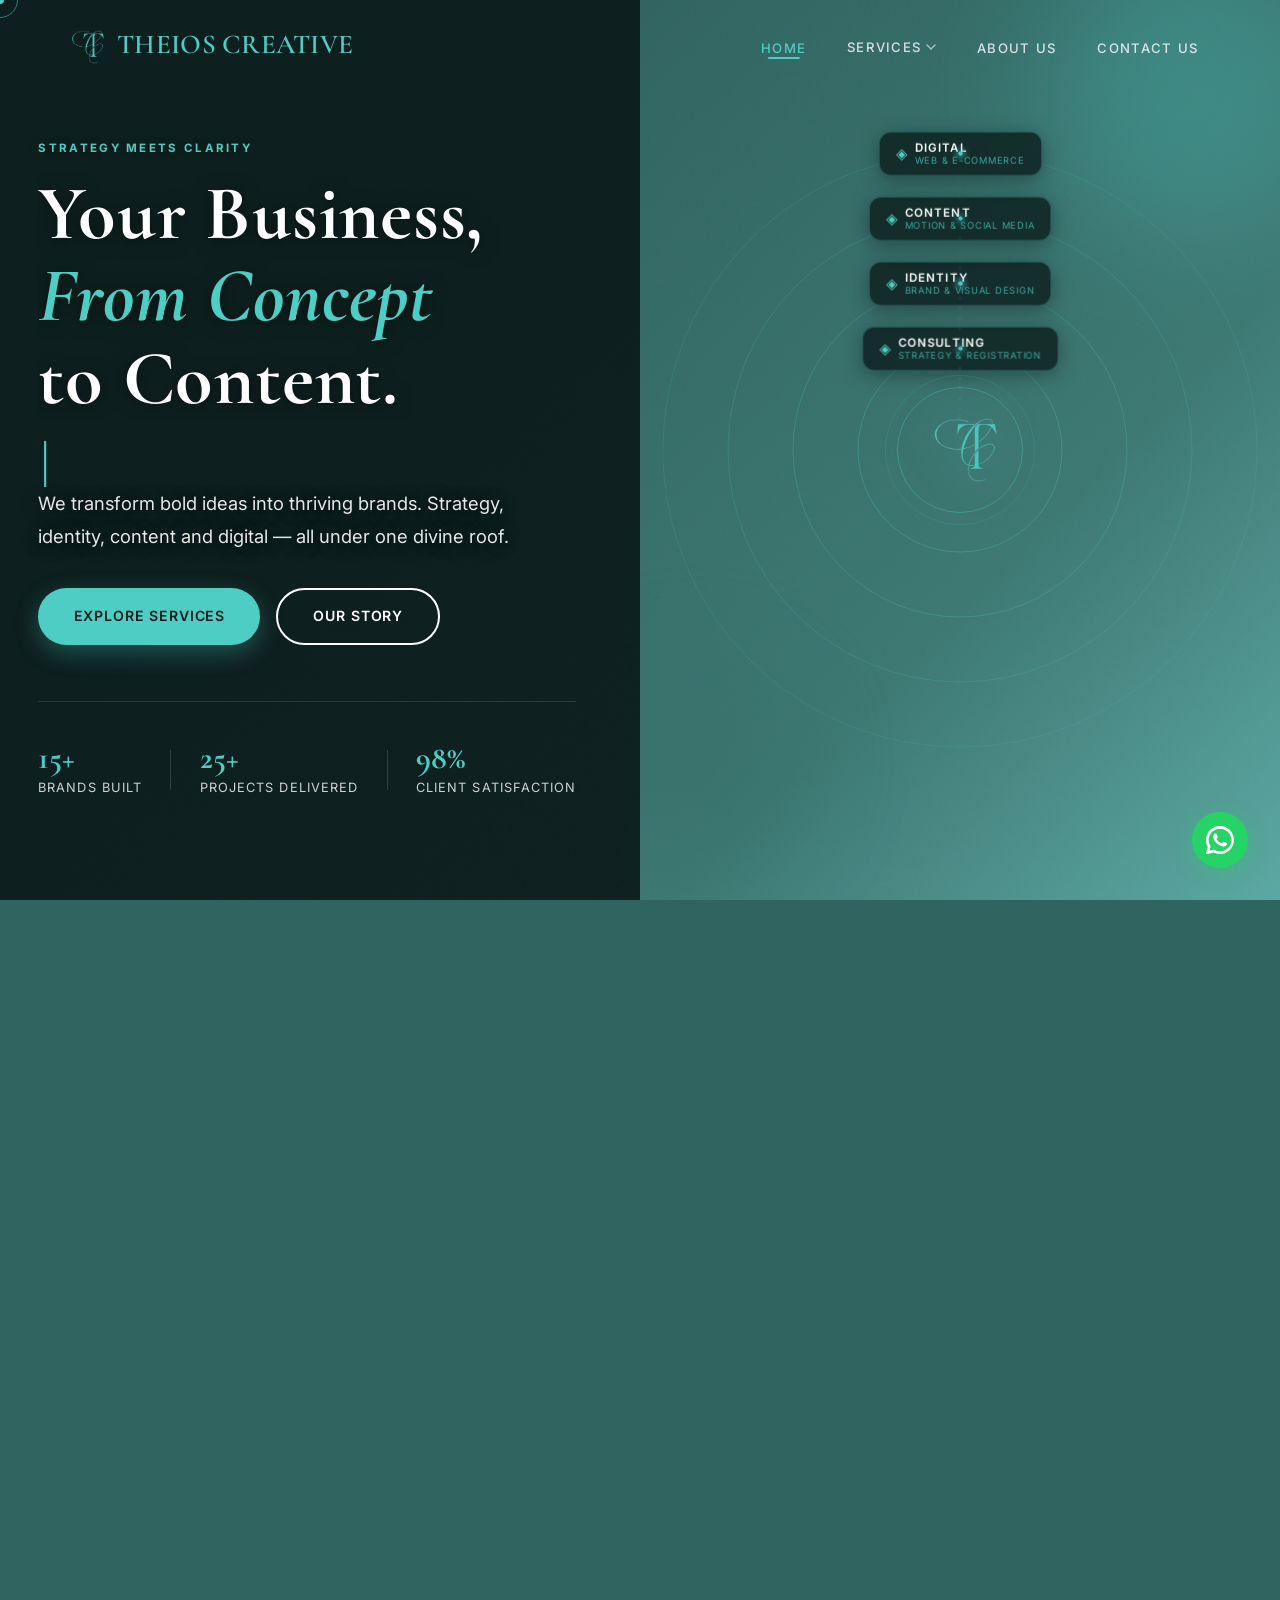
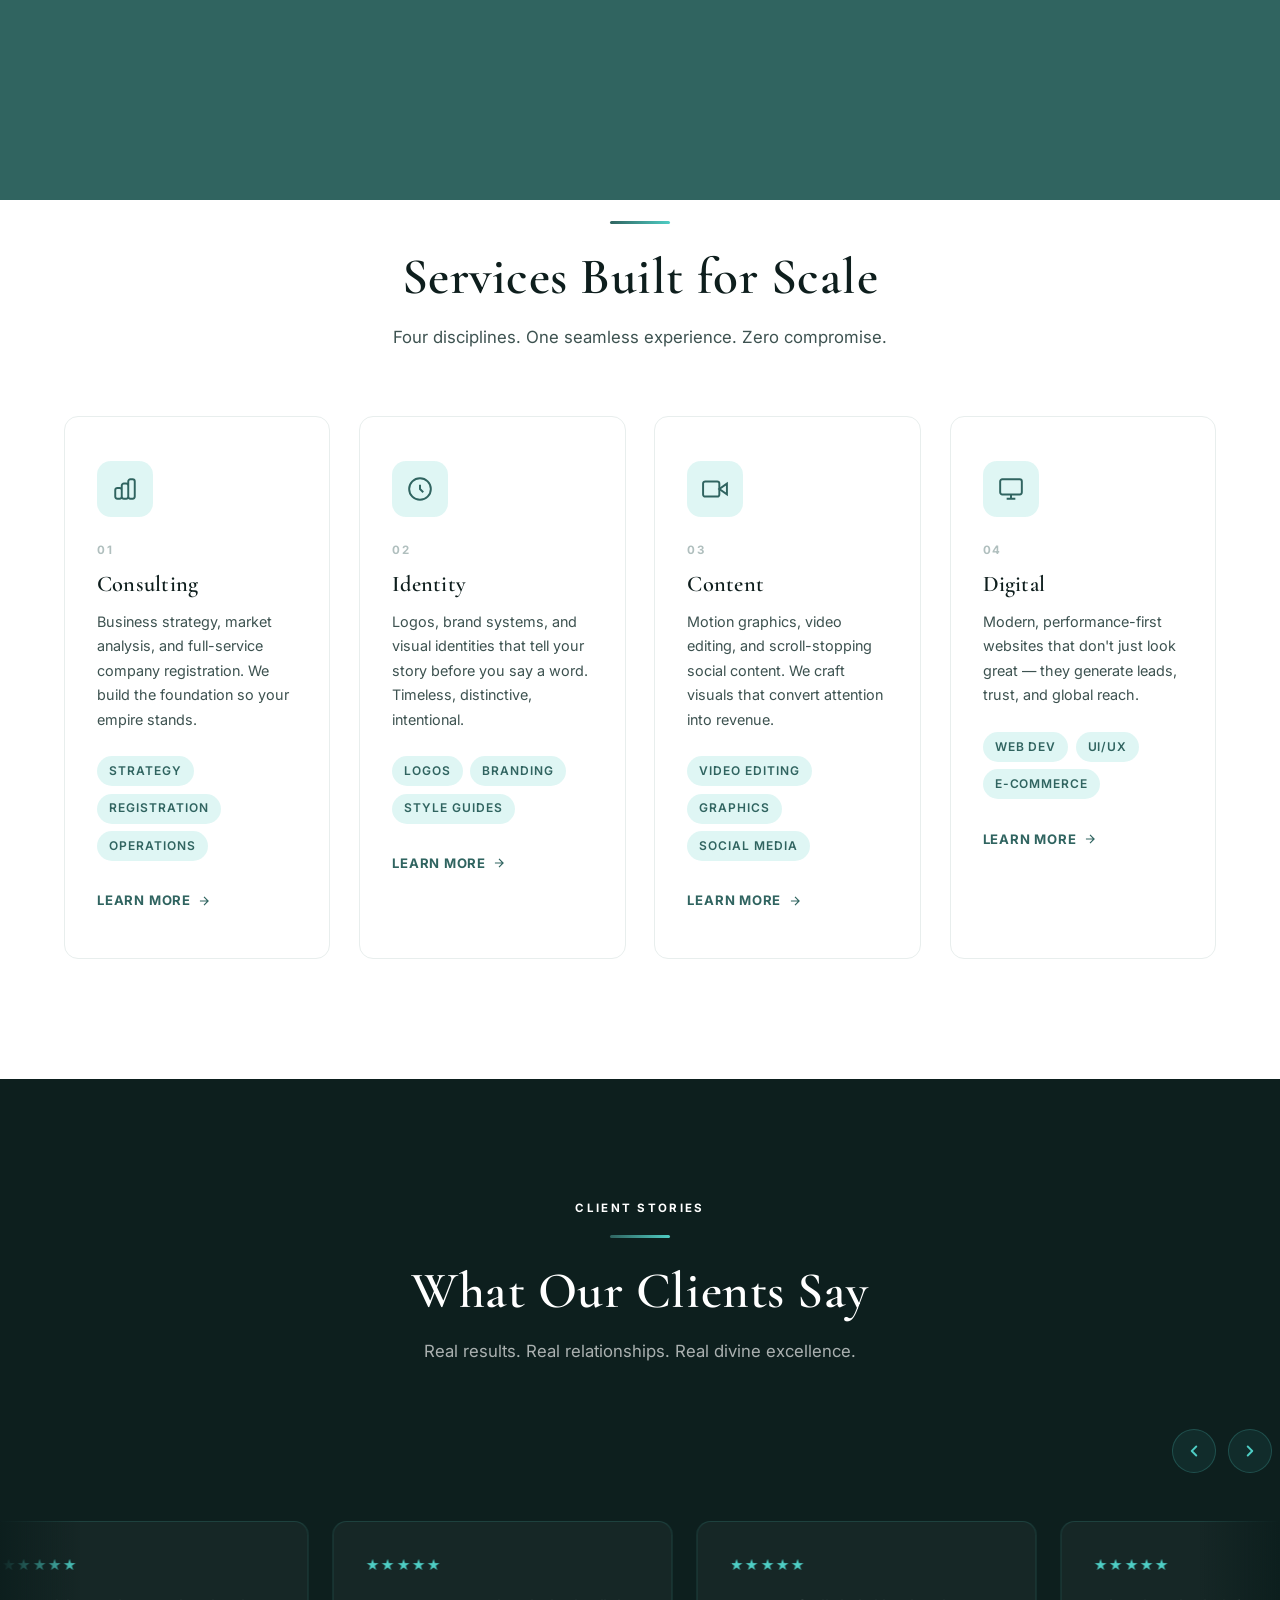
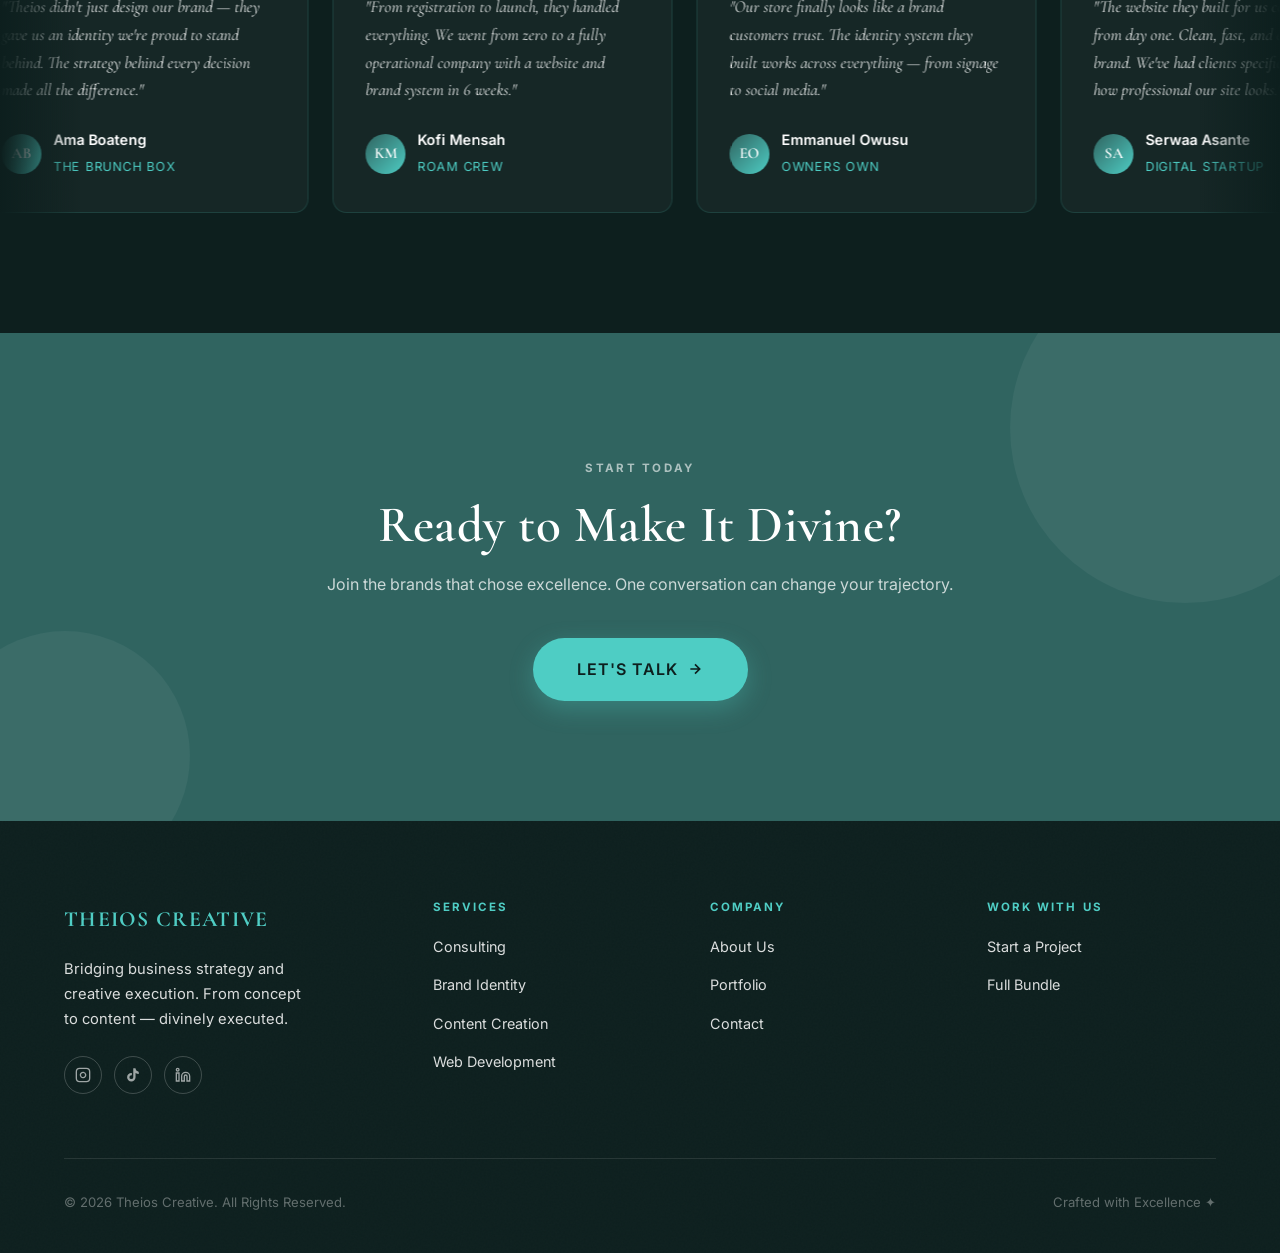
<file: index.html>
<!DOCTYPE html>
<html lang="en">

<head>
  <meta charset="UTF-8" />
  <meta name="viewport" content="width=device-width, initial-scale=1.0" />

  <!-- Primary Meta Tags -->
  <title>Theios Creative – Strategy Meets Clarity | Business Strategy & Design Firm</title>
  <meta name="title" content="Theios Creative – Strategy Meets Clarity | Business Strategy & Design Firm" />
  <meta name="description"
    content="Theios Creative: Strategy Meets Clarity. We bridge high-level business strategy and creative execution. Expert services in registration, consulting, branding, web development, and video content." />
  <meta name="keywords" content="business strategy, brand identity, web development, video content, business consulting, Ghana business registration, creative agency, digital strategy" />
  <meta name="author" content="Theios Creative" />
  <meta name="theme-color" content="#306460" />

  <!-- Canonical URL -->
  <link rel="canonical" href="https://theioscreative.com/" />

  <!-- Open Graph / Facebook -->
  <meta property="og:type" content="website" />
  <meta property="og:url" content="https://theioscreative.com/" />
  <meta property="og:title" content="Theios Creative – Strategy Meets Clarity | Business Strategy & Design Firm" />
  <meta property="og:description"
    content="Theios Creative: Strategy Meets Clarity. Premium strategy and creative services from concept to content." />
  <meta property="og:image" content="https://theioscreative.com/assets/images/og-image.png" />
  <meta property="og:image:width" content="1200" />
  <meta property="og:image:height" content="630" />
  <meta property="og:site_name" content="Theios Creative" />
  <meta property="og:locale" content="en_US" />

  <!-- Twitter Card -->
  <meta name="twitter:card" content="summary_large_image" />
  <meta name="twitter:url" content="https://theioscreative.com/" />
  <meta name="twitter:title" content="Theios Creative – Strategy Meets Clarity" />
  <meta name="twitter:description"
    content="We bridge high-level business strategy and creative execution. Expert services in consulting, branding, web development, and video content." />
  <meta name="twitter:image" content="https://theioscreative.com/assets/images/og-image.png" />

  <!-- Favicons -->
  <link rel="icon" type="image/png" sizes="32x32" href="assets/images/TC_favicon.png" />
  <link rel="apple-touch-icon" sizes="180x180" href="assets/images/TC_favicon.png" />

  <link rel="manifest" href="/site.webmanifest" />

  <!-- Preconnect for Performance -->
  <link rel="preconnect" href="https://fonts.googleapis.com" />
  <link rel="preconnect" href="https://fonts.gstatic.com" crossorigin />

  <!-- Stylesheets -->
  <link rel="stylesheet" href="assets/css/style.css?v=6" />
  <link rel="stylesheet" href="assets/css/home.css?v=2" />
</head>

<body>

  <!-- Custom Cursor -->
  <div class="cursor-dot" id="cursorDot" aria-hidden="true"></div>
  <div class="cursor-ring" id="cursorRing" aria-hidden="true"></div>

  <!-- Page Transition -->
  <div class="page-transition" id="pageTransition" aria-hidden="true"></div>

  <!-- ── Navigation ─────────────────────────────────────── -->
  <nav class="navbar" id="navbar" aria-label="Main navigation">
    <div class="container nav-inner">
      <a href="index.html" class="nav-logo" aria-label="Theios Creative home">
        <div class="nav-logos" aria-hidden="true">
          <img src="assets/images/TC_logo.png" alt="Theios Creative logo" class="nav-logo-img" />
<span class="nav-logo-textmark">Theios Creative</span>
        </div>
      </a>

      <ul class="nav-links" role="list">
        <li><a href="index.html" class="active">Home</a></li>
        <li class="nav-dropdown-parent">
            <a href="services.html" class="nav-has-dropdown" aria-haspopup="true" aria-expanded="false">
                Services
                <svg class="nav-dropdown-chevron" width="10" height="6" viewBox="0 0 10 6" fill="none" aria-hidden="true"><path d="M1 1L5 5L9 1" stroke="currentColor" stroke-width="1.5" stroke-linecap="round" stroke-linejoin="round"/></svg>
            </a>
            <ul class="nav-dropdown" role="list">
                <li><a href="identity.html">Brand Identity</a></li>
                <li><a href="content.html">Content Creation</a></li>
                <li><a href="digital.html">Web Development</a></li>
            </ul>
        </li>
        <li><a href="about.html">About Us</a></li>
        <li><a href="contact.html">Contact Us</a></li>
      </ul>


      <button class="nav-toggle" id="nav-toggle" aria-label="Toggle mobile menu" aria-expanded="false">
        <span></span><span></span><span></span>
      </button>
    </div>
  </nav>

  <!-- Mobile Menu -->
  <div class="mobile-menu" id="mobile-menu" role="dialog" aria-modal="true" aria-label="Mobile navigation">
    <a href="index.html">Home</a>
    <div class="mobile-services-group">
      <div class="mobile-services-row">
        <a href="services.html" class="mobile-services-link">Services</a>
        <button class="mobile-services-toggle" aria-expanded="false" aria-label="Toggle Services sub-menu" type="button">
          <svg width="12" height="12" viewBox="0 0 12 12" fill="none" aria-hidden="true">
            <path d="M2 4l4 4 4-4" stroke="currentColor" stroke-width="1.8" stroke-linecap="round" stroke-linejoin="round"/>
          </svg>
        </button>
      </div>
      <div class="mobile-sub-menu" role="list">
        <a href="identity.html" class="mobile-sub-link" role="listitem">Brand Identity</a>
        <a href="content.html" class="mobile-sub-link" role="listitem">Content Creation</a>
        <a href="digital.html" class="mobile-sub-link" role="listitem">Web Development</a>
      </div>
    </div>
    <a href="about.html">About</a>
    <a href="contact.html">Contact</a>
  </div>

  <main>

    <!-- ── HERO ───────────────────────────────────────────── -->
    <section class="hero noise" id="home-hero" aria-label="Hero section">
      <div class="hero-left">
        <div class="hero-content">
          <span class="eyebrow reveal">Strategy Meets Clarity</span>
          <h1 class="hero-headline reveal reveal-delay-1">
            Your Business,<br />
            <em class="hero-em">From Concept</em><br />
            to Content.
          </h1>
          <p class="lead reveal reveal-delay-2">
            We transform bold ideas into thriving brands. Strategy, identity,
            content and digital — all under one divine roof.
          </p>
          <div class="hero-actions reveal reveal-delay-3">
            <a href="services.html" class="btn btn-accent" id="hero-explore-services">Explore Services</a>
            <a href="about.html" class="btn btn-outline" id="hero-our-story">Our Story</a>
          </div>

          <!-- Stats strip -->
          <div class="hero-stats reveal reveal-delay-4">
            <div class="stat">
              <span class="stat-num" data-count="15" data-suffix="+">0</span>
              <span class="stat-label">Brands Built</span>
            </div>
            <div class="stat-divider"></div>
            <div class="stat">
              <span class="stat-num" data-count="25" data-suffix="+">0</span>
              <span class="stat-label">Projects Delivered</span>
            </div>
            <div class="stat-divider"></div>
            <div class="stat">
              <span class="stat-num" data-count="98" data-suffix="%">0</span>
              <span class="stat-label">Client Satisfaction</span>
            </div>
          </div>
        </div>
      </div>

      <div class="hero-right">
      <!-- Ambient orbs (kept) -->
      <div class="orb orb-1" aria-hidden="true"></div>
      <div class="orb orb-2" aria-hidden="true"></div>

      <!-- Orbit Universe -->
      <div class="orbit-universe" id="orbitUniverse">
        <div class="orbit-system" id="orbitSystem" aria-label="Theios Creative service capabilities">

          <!-- Center Core -->
          <div class="orbit-core">
            <div class="orbit-core-ring"></div>
            <div class="orbit-core-ring orbit-core-ring--2"></div>
            <img src="assets/images/TC_logo.png" alt="Theios Creative" class="orbit-core-logo">
          </div>

          <!-- Ring 1: Consulting — innermost, fastest, CW -->
          <div class="orbit-ring ring-1">
            <div class="ring-card-anchor">
              <article class="orbit-card" data-service="consulting">
                <span class="orbit-card-icon">◈</span>
                <div class="orbit-card-text">
                  <span class="orbit-card-label">Consulting</span>
                  <span class="orbit-card-sub">Strategy & Registration</span>
                </div>
              </article>
            </div>
            <span class="ring-particle rp-a"></span>
            <span class="ring-particle rp-b"></span>
          </div>

          <!-- Ring 2: Identity — CCW -->
          <div class="orbit-ring ring-2">
            <div class="ring-card-anchor">
              <article class="orbit-card" data-service="identity">
                <span class="orbit-card-icon">◈</span>
                <div class="orbit-card-text">
                  <span class="orbit-card-label">Identity</span>
                  <span class="orbit-card-sub">Brand & Visual Design</span>
                </div>
              </article>
            </div>
            <span class="ring-particle rp-a"></span>
            <span class="ring-particle rp-b"></span>
            <span class="ring-particle rp-c"></span>
          </div>

          <!-- Ring 3: Content — CW -->
          <div class="orbit-ring ring-3">
            <div class="ring-card-anchor">
              <article class="orbit-card" data-service="content">
                <span class="orbit-card-icon">◈</span>
                <div class="orbit-card-text">
                  <span class="orbit-card-label">Content</span>
                  <span class="orbit-card-sub">Motion & Social Media</span>
                </div>
              </article>
            </div>
            <span class="ring-particle rp-a"></span>
            <span class="ring-particle rp-b"></span>
          </div>

          <!-- Ring 4: Digital — outermost, slowest, CCW -->
          <div class="orbit-ring ring-4">
            <div class="ring-card-anchor">
              <article class="orbit-card" data-service="digital">
                <span class="orbit-card-icon">◈</span>
                <div class="orbit-card-text">
                  <span class="orbit-card-label">Digital</span>
                  <span class="orbit-card-sub">Web & E-Commerce</span>
                </div>
              </article>
            </div>
            <span class="ring-particle rp-a"></span>
            <span class="ring-particle rp-b"></span>
            <span class="ring-particle rp-c"></span>
          </div>

          <!-- Dynamic SVG connector lines (drawn by JS) -->
          <svg class="orbit-connectors" id="orbitConnectors" aria-hidden="true"></svg>

        </div>
      </div>
      </div>
    </section>

    <!-- ── MARQUEE TICKER ──────────────────────────────────── -->
    <div class="marquee-strip" aria-hidden="true">
      <div class="marquee-track">
        <div class="marquee-item">Brand Identity <span class="marquee-dot"></span></div>
        <div class="marquee-item">Business Strategy <span class="marquee-dot"></span></div>
        <div class="marquee-item">Web Development <span class="marquee-dot"></span></div>
        <div class="marquee-item">Content Creation <span class="marquee-dot"></span></div>
        <div class="marquee-item">Company Registration <span class="marquee-dot"></span></div>
        <div class="marquee-item">Social Media <span class="marquee-dot"></span></div>
        <div class="marquee-item">Motion Graphics <span class="marquee-dot"></span></div>
        <div class="marquee-item">Market Analysis <span class="marquee-dot"></span></div>
        <!-- Duplicate for seamless loop -->
        <div class="marquee-item">Brand Identity <span class="marquee-dot"></span></div>
        <div class="marquee-item">Business Strategy <span class="marquee-dot"></span></div>
        <div class="marquee-item">Web Development <span class="marquee-dot"></span></div>
        <div class="marquee-item">Content Creation <span class="marquee-dot"></span></div>
        <div class="marquee-item">Company Registration <span class="marquee-dot"></span></div>
        <div class="marquee-item">Social Media <span class="marquee-dot"></span></div>
        <div class="marquee-item">Motion Graphics <span class="marquee-dot"></span></div>
        <div class="marquee-item">Market Analysis <span class="marquee-dot"></span></div>
      </div>
    </div>

    <!-- ── MISSION – The Divine Excellence ───────────────── -->
    <section class="section section--off mission" id="home-mission">
      <div class="container">
        <div class="mission-grid">
          <div class="mission-left reveal">
            <span class="eyebrow">Our Purpose</span>
            <div class="divider"></div>
            <h2>The Divine Excellence<br />of Theios</h2>
          </div>
          <div class="mission-right reveal reveal-delay-2">
            <p class="lead">
              The name <strong>Theios</strong> — rooted in the concept of the divine — reflects
              our standard of work. We don't just deliver services; we bridge the gap between
              high-level business strategy and world-class creative execution.
            </p>
            <p style="margin-top:1.2rem;">
              Whether you're an entrepreneur at idea stage or a scaling enterprise, Theios
              Creative becomes your strategic partner — dismantling complexity, amplifying your
              brand voice, and positioning you to compete at a global level.
            </p>
            <div class="mission-pillars">
              <div class="pillar reveal reveal-delay-1">
                <div class="pillar-icon">◈</div>
                <div>
                  <strong>Analytical</strong>
                  <span>Data-driven strategy that actually moves the needle.</span>
                </div>
              </div>
              <div class="pillar reveal reveal-delay-2">
                <div class="pillar-icon">◈</div>
                <div>
                  <strong>Creative</strong>
                  <span>Visual worlds that captivate and convert.</span>
                </div>
              </div>
              <div class="pillar reveal reveal-delay-3">
                <div class="pillar-icon">◈</div>
                <div>
                  <strong>Relentless</strong>
                  <span>We handle the boring parts so you can focus on growth.</span>
                </div>
              </div>
            </div>
          </div>
        </div>
      </div>
    </section>

    <!-- ── SERVICES OVERVIEW ───────────────────────────────── -->
    <section class="section services-overview" id="home-services">
      <div class="container">
        <div class="section-header text-center reveal">
          <span class="eyebrow">What We Do</span>
          <div class="divider divider--center"></div>
          <h2>Services Built for Scale</h2>
          <p>Four disciplines. One seamless experience. Zero compromise.</p>
        </div>

        <div class="services-grid">
          <!-- Card 1 -->
          <div class="service-card reveal" id="service-consulting">
            <div class="sc-icon-wrap">
              <svg viewBox="0 0 24 24" fill="none" stroke="currentColor" stroke-width="1.8" aria-hidden="true">
                <path
                  d="M9 19v-6a2 2 0 00-2-2H5a2 2 0 00-2 2v6a2 2 0 002 2h2a2 2 0 002-2zm0 0V9a2 2 0 012-2h2a2 2 0 012 2v10m-6 0a2 2 0 002 2h2a2 2 0 002-2m0 0V5a2 2 0 012-2h2a2 2 0 012 2v14a2 2 0 01-2 2h-2a2 2 0 01-2-2z" />
              </svg>
            </div>
            <div class="sc-num">01</div>
            <h3>Consulting</h3>
            <p>Business strategy, market analysis, and full-service company registration. We build the foundation so
              your empire stands.</p>
            <div class="sc-tags">
              <span>Strategy</span>
              <span>Registration</span>
              <span>Operations</span>
            </div>
            <a href="services.html#consulting" class="sc-link" id="service-card-consulting-link">
              Learn More
              <svg viewBox="0 0 24 24" fill="none" stroke="currentColor" stroke-width="2" aria-hidden="true">
                <path d="M5 12h14M12 5l7 7-7 7" />
              </svg>
            </a>
          </div>

          <!-- Card 2 -->
          <div class="service-card reveal reveal-delay-1" id="service-identity">
            <div class="sc-icon-wrap">
              <svg viewBox="0 0 24 24" fill="none" stroke="currentColor" stroke-width="1.8" aria-hidden="true">
                <circle cx="12" cy="12" r="10" />
                <path d="M12 8v4l3 3" />
              </svg>
            </div>
            <div class="sc-num">02</div>
            <h3>Identity</h3>
            <p>Logos, brand systems, and visual identities that tell your story before you say a word. Timeless,
              distinctive, intentional.</p>
            <div class="sc-tags">
              <span>Logos</span>
              <span>Branding</span>
              <span>Style Guides</span>
            </div>
            <a href="services.html#identity" class="sc-link" id="service-card-identity-link">
              Learn More
              <svg viewBox="0 0 24 24" fill="none" stroke="currentColor" stroke-width="2" aria-hidden="true">
                <path d="M5 12h14M12 5l7 7-7 7" />
              </svg>
            </a>
          </div>

          <!-- Card 3 -->
          <div class="service-card reveal reveal-delay-2" id="service-content">
            <div class="sc-icon-wrap">
              <svg viewBox="0 0 24 24" fill="none" stroke="currentColor" stroke-width="1.8" aria-hidden="true">
                <polygon points="23 7 16 12 23 17 23 7" />
                <rect x="1" y="5" width="15" height="14" rx="2" ry="2" />
              </svg>
            </div>
            <div class="sc-num">03</div>
            <h3>Content</h3>
            <p>Motion graphics, video editing, and scroll-stopping social content. We craft visuals that convert
              attention into revenue.</p>
            <div class="sc-tags">
              <span>Video Editing</span>
              <span>Graphics</span>
              <span>Social Media</span>
            </div>
            <a href="services.html#content" class="sc-link" id="service-card-content-link">
              Learn More
              <svg viewBox="0 0 24 24" fill="none" stroke="currentColor" stroke-width="2" aria-hidden="true">
                <path d="M5 12h14M12 5l7 7-7 7" />
              </svg>
            </a>
          </div>

          <!-- Card 4 -->
          <div class="service-card reveal reveal-delay-3" id="service-digital">
            <div class="sc-icon-wrap">
              <svg viewBox="0 0 24 24" fill="none" stroke="currentColor" stroke-width="1.8" aria-hidden="true">
                <rect x="2" y="3" width="20" height="14" rx="2" />
                <path d="M8 21h8M12 17v4" />
              </svg>
            </div>
            <div class="sc-num">04</div>
            <h3>Digital</h3>
            <p>Modern, performance-first websites that don't just look great — they generate leads, trust, and global
              reach.</p>
            <div class="sc-tags">
              <span>Web Dev</span>
              <span>UI/UX</span>
              <span>E-Commerce</span>
            </div>
            <a href="services.html#digital" class="sc-link" id="service-card-digital-link">
              Learn More
              <svg viewBox="0 0 24 24" fill="none" stroke="currentColor" stroke-width="2" aria-hidden="true">
                <path d="M5 12h14M12 5l7 7-7 7" />
              </svg>
            </a>
          </div>
        </div>
      </div>
    </section>

    <!-- ── TESTIMONIALS ──────────────────────────────────────── -->
<section class="section testimonials-section" aria-label="Client testimonials">
  <div class="container">
    <div class="section-header text-center reveal">
      <span class="eyebrow">Client Stories</span>
      <div class="divider divider--center"></div>
      <h2>What Our Clients Say</h2>
      <p>Real results. Real relationships. Real divine excellence.</p>
    </div>
  </div>
  <div class="testi-track-wrap">
    <div class="testi-track" id="testiTrack">
      <!-- Card 1 -->
      <div class="testi-card">
        <div class="testi-stars">★★★★★</div>
        <p class="testi-quote">"Theios didn't just design our brand — they gave us an identity we're proud to stand behind. The strategy behind every decision made all the difference."</p>
        <div class="testi-author">
          <div class="testi-avatar">AB</div>
          <div><span class="testi-name">Ama Boateng</span><span class="testi-company">The Brunch Box</span></div>
        </div>
      </div>
      <!-- Card 2 -->
      <div class="testi-card">
        <div class="testi-stars">★★★★★</div>
        <p class="testi-quote">"From registration to launch, they handled everything. We went from zero to a fully operational company with a website and brand system in 6 weeks."</p>
        <div class="testi-author">
          <div class="testi-avatar">KM</div>
          <div><span class="testi-name">Kofi Mensah</span><span class="testi-company">Roam Crew</span></div>
        </div>
      </div>
      <!-- Card 3 -->
      <div class="testi-card">
        <div class="testi-stars">★★★★★</div>
        <p class="testi-quote">"Our store finally looks like a brand customers trust. The identity system they built works across everything — from signage to social media."</p>
        <div class="testi-author">
          <div class="testi-avatar">EO</div>
          <div><span class="testi-name">Emmanuel Owusu</span><span class="testi-company">Owners Own</span></div>
        </div>
      </div>
      <!-- Card 4 -->
      <div class="testi-card">
        <div class="testi-stars">★★★★★</div>
        <p class="testi-quote">"The website they built for us converted leads from day one. Clean, fast, and exactly on-brand. We've had clients specifically mention how professional our site looks."</p>
        <div class="testi-author">
          <div class="testi-avatar">SA</div>
          <div><span class="testi-name">Serwaa Asante</span><span class="testi-company">Digital Startup</span></div>
        </div>
      </div>
      <!-- Card 5 -->
      <div class="testi-card">
        <div class="testi-stars">★★★★★</div>
        <p class="testi-quote">"The content they produced for our TikTok and Instagram doubled our engagement in the first month. They understand what the algorithm and audiences want."</p>
        <div class="testi-author">
          <div class="testi-avatar">FD</div>
          <div><span class="testi-name">Fatima Dankwa</span><span class="testi-company">Lifestyle Brand</span></div>
        </div>
      </div>
      <!-- Duplicate for infinite loop -->
      <div class="testi-card">
        <div class="testi-stars">★★★★★</div>
        <p class="testi-quote">"Theios didn't just design our brand — they gave us an identity we're proud to stand behind. The strategy behind every decision made all the difference."</p>
        <div class="testi-author">
          <div class="testi-avatar">AB</div>
          <div><span class="testi-name">Ama Boateng</span><span class="testi-company">The Brunch Box</span></div>
        </div>
      </div>
      <div class="testi-card">
        <div class="testi-stars">★★★★★</div>
        <p class="testi-quote">"From registration to launch, they handled everything. We went from zero to a fully operational company with a website and brand system in 6 weeks."</p>
        <div class="testi-author">
          <div class="testi-avatar">KM</div>
          <div><span class="testi-name">Kofi Mensah</span><span class="testi-company">Roam Crew</span></div>
        </div>
      </div>
      <div class="testi-card">
        <div class="testi-stars">★★★★★</div>
        <p class="testi-quote">"Our store finally looks like a brand customers trust. The identity system they built works across everything — from signage to social media."</p>
        <div class="testi-author">
          <div class="testi-avatar">EO</div>
          <div><span class="testi-name">Emmanuel Owusu</span><span class="testi-company">Owners Own</span></div>
        </div>
      </div>
      <div class="testi-card">
        <div class="testi-stars">★★★★★</div>
        <p class="testi-quote">"The website they built for us converted leads from day one. Clean, fast, and exactly on-brand. We've had clients specifically mention how professional our site looks."</p>
        <div class="testi-author">
          <div class="testi-avatar">SA</div>
          <div><span class="testi-name">Serwaa Asante</span><span class="testi-company">Digital Startup</span></div>
        </div>
      </div>
      <div class="testi-card">
        <div class="testi-stars">★★★★★</div>
        <p class="testi-quote">"The content they produced for our TikTok and Instagram doubled our engagement in the first month. They understand what the algorithm and audiences want."</p>
        <div class="testi-author">
          <div class="testi-avatar">FD</div>
          <div><span class="testi-name">Fatima Dankwa</span><span class="testi-company">Lifestyle Brand</span></div>
        </div>
      </div>
    </div>
  </div>
</section>

    <!-- ── CTA BAND ────────────────────────────────────────── -->
    <section class="section section--teal cta-band" aria-label="Call to action">
      <div class="container text-center">
        <span class="eyebrow reveal" style="color:rgba(255,255,255,0.6);">Start Today</span>
        <h2 class="reveal reveal-delay-1" style="color:#fff; margin:1rem 0;">
          Ready to Make It Divine?
        </h2>
        <p class="reveal reveal-delay-2" style="color:rgba(255,255,255,0.75);margin:0 auto 2.5rem;">
          Join the brands that chose excellence. One conversation can change your trajectory.
        </p>
        <a href="contact.html" class="btn btn-accent reveal reveal-delay-3" id="home-cta-contact"
          style="font-size:1rem; padding:1.1rem 2.8rem;">
          Let's Talk
          <svg viewBox="0 0 24 24" fill="none" stroke="currentColor" stroke-width="2.5" aria-hidden="true">
            <path d="M5 12h14M12 5l7 7-7 7" />
          </svg>
        </a>
      </div>
    </section>

  </main>

  <!-- ── Footer ─────────────────────────────────────────────── -->
  <footer class="footer noise" aria-label="Site footer">
    <div class="container">
      <div class="footer-grid">
        <div class="footer-brand">
          <div class="footer-wordmark">THEIOS CREATIVE</div>
          <p>Bridging business strategy and creative execution. From concept to content — divinely executed.</p>
          <div class="social-links" style="margin-top:1.5rem;">
            <a href="#" class="social-link" aria-label="Instagram">
              <svg viewBox="0 0 24 24" fill="none" stroke="currentColor" stroke-width="2" width="16" height="16">
                <rect x="2" y="2" width="20" height="20" rx="5" />
                <path d="M16 11.37A4 4 0 1112.63 8 4 4 0 0116 11.37z" />
                <line x1="17.5" y1="6.5" x2="17.51" y2="6.5" />
              </svg>
            </a>
            <a href="#" class="social-link" aria-label="TikTok">
              <svg viewBox="0 0 24 24" fill="currentColor" width="16" height="16">
                <path
                  d="M19.59 6.69a4.83 4.83 0 01-3.77-4.25V2h-3.45v13.67a2.89 2.89 0 01-2.88 2.5 2.89 2.89 0 01-2.89-2.89 2.89 2.89 0 012.89-2.89c.28 0 .54.04.79.1V9.01a6.33 6.33 0 00-.79-.05 6.34 6.34 0 00-6.34 6.34 6.34 6.34 0 006.34 6.34 6.34 6.34 0 006.33-6.34V9.13a8.25 8.25 0 004.84 1.55V7.24a4.85 4.85 0 01-1.07-.55z" />
              </svg>
            </a>
            <a href="#" class="social-link" aria-label="LinkedIn">
              <svg viewBox="0 0 24 24" fill="none" stroke="currentColor" stroke-width="2" width="16" height="16">
                <path d="M16 8a6 6 0 016 6v7h-4v-7a2 2 0 00-2-2 2 2 0 00-2 2v7h-4v-7a6 6 0 016-6zM2 9h4v12H2z" />
                <circle cx="4" cy="4" r="2" />
              </svg>
            </a>
          </div>
        </div>
        <div class="footer-col">
          <h5>Services</h5>
          <ul>
            <li><a href="services.html#consulting">Consulting</a></li>
            <li><a href="services.html#identity">Brand Identity</a></li>
            <li><a href="services.html#content">Content Creation</a></li>
            <li><a href="services.html#digital">Web Development</a></li>
          </ul>
        </div>
        <div class="footer-col">
          <h5>Company</h5>
          <ul>
            <li><a href="about.html">About Us</a></li>
            <li><a href="services.html#portfolio">Portfolio</a></li>
            <li><a href="contact.html">Contact</a></li>
          </ul>
        </div>
        <div class="footer-col">
          <h5>Work With Us</h5>
          <ul>
            <li><a href="contact.html">Start a Project</a></li>
            <li><a href="contact.html#full-bundle">Full Bundle</a></li>
          </ul>
        </div>
      </div>
      <div class="footer-bottom">
        <p style="color:rgba(255,255,255,0.35);font-size:0.82rem;">© 2026 Theios Creative. All Rights Reserved.</p>
        <p style="color:rgba(255,255,255,0.35);font-size:0.82rem;">Crafted with Excellence ✦</p>
      </div>
    </div>
  </footer>

  <!-- WhatsApp Floating Chat Button -->
  <a href="https://wa.me/23324776829" class="whatsapp-float" target="_blank" rel="noopener noreferrer" aria-label="Chat with us on WhatsApp">
    <svg class="whatsapp-icon" viewBox="0 0 24 24" fill="currentColor" xmlns="http://www.w3.org/2000/svg">
      <path d="M17.472 14.382c-.297-.149-1.758-.867-2.03-.967-.273-.099-.471-.148-.67.15-.197.297-.767.966-.94 1.164-.173.199-.347.223-.644.075-.297-.15-1.255-.463-2.39-1.475-.883-.788-1.48-1.761-1.653-2.059-.173-.297-.018-.458.13-.606.134-.133.298-.347.446-.52.149-.174.198-.298.298-.497.099-.198.05-.371-.025-.52-.075-.149-.669-1.612-.916-2.207-.242-.579-.487-.5-.669-.51-.173-.008-.371-.01-.57-.01-.198 0-.52.074-.792.372-.272.297-1.04 1.016-1.04 2.479 0 1.462 1.065 2.875 1.213 3.074.149.198 2.096 3.2 5.077 4.487.709.306 1.262.489 1.694.625.712.227 1.36.195 1.871.118.571-.085 1.758-.719 2.006-1.413.248-.694.248-1.289.173-1.413-.074-.124-.272-.198-.57-.347z"/>
      <path d="M12 0C5.373 0 0 5.373 0 12c0 2.117.552 4.103 1.516 5.829L.057 23.273a.75.75 0 00.92.92l5.444-1.459A11.945 11.945 0 0012 24c6.627 0 12-5.373 12-12S18.627 0 12 0zm0 21.75a9.695 9.695 0 01-4.952-1.355l-.355-.211-3.676.985.986-3.592-.229-.37A9.695 9.695 0 012.25 12C2.25 6.615 6.615 2.25 12 2.25S21.75 6.615 21.75 12 17.385 21.75 12 21.75z"/>
    </svg>
    <span class="whatsapp-tooltip">Chat with us</span>
  </a>

  <!-- Schema.org Structured Data -->
  <script type="application/ld+json">
  {
    "@context": "https://schema.org",
    "@type": "Organization",
    "name": "Theios Creative",
    "alternateName": "Theios",
    "url": "https://theioscreative.com",
    "logo": "https://theioscreative.com/assets/images/TC_logo.png",
    "description": "Bridging business strategy and creative execution. From concept to content — divinely executed.",
    "email": "info@theioscreative.com",
    "address": {
      "@type": "PostalAddress",
      "addressCountry": "GH"
    },
    "sameAs": [
      "https://instagram.com/theioscreative",
      "https://tiktok.com/@theioscreative",
      "https://linkedin.com/company/theioscreative"
    ],
    "contactPoint": {
      "@type": "ContactPoint",
      "contactType": "Customer Service",
      "email": "info@theioscreative.com",
      "availableLanguage": ["English"]
    },
    "areaServed": {
      "@type": "Place",
      "name": "Global"
    },
    "knowsAbout": [
      "Business Strategy",
      "Brand Identity Design",
      "Web Development",
      "Video Production",
      "Business Consulting",
      "Business Registration"
    ]
  }
  </script>

  <script type="application/ld+json">
  {
    "@context": "https://schema.org",
    "@type": "WebSite",
    "name": "Theios Creative",
    "url": "https://theioscreative.com",
    "description": "Strategy Meets Clarity - Business Strategy & Creative Design Firm",
    "inLanguage": "en-US",
    "publisher": {
      "@type": "Organization",
      "name": "Theios Creative"
    }
  }
  </script>

  <script src="assets/js/main.js?v=6"></script>
</body>

</html>
</file>
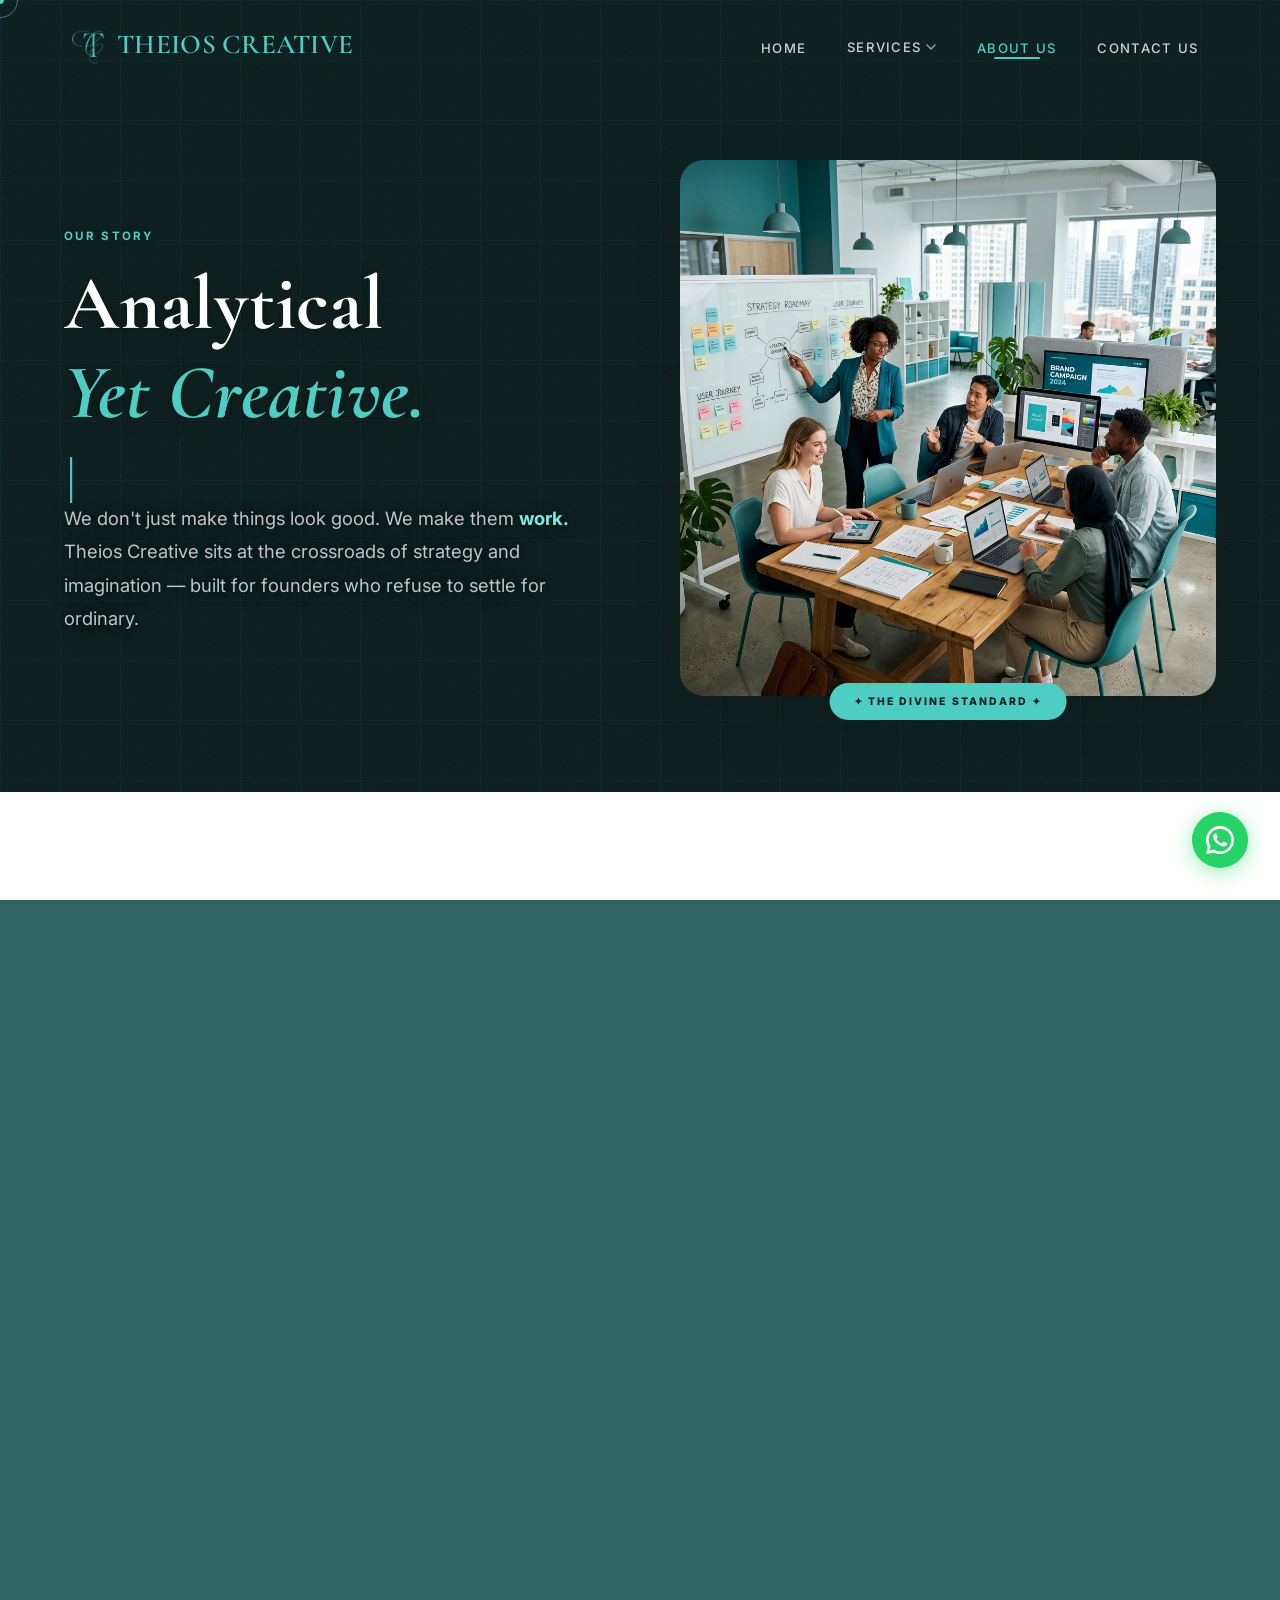
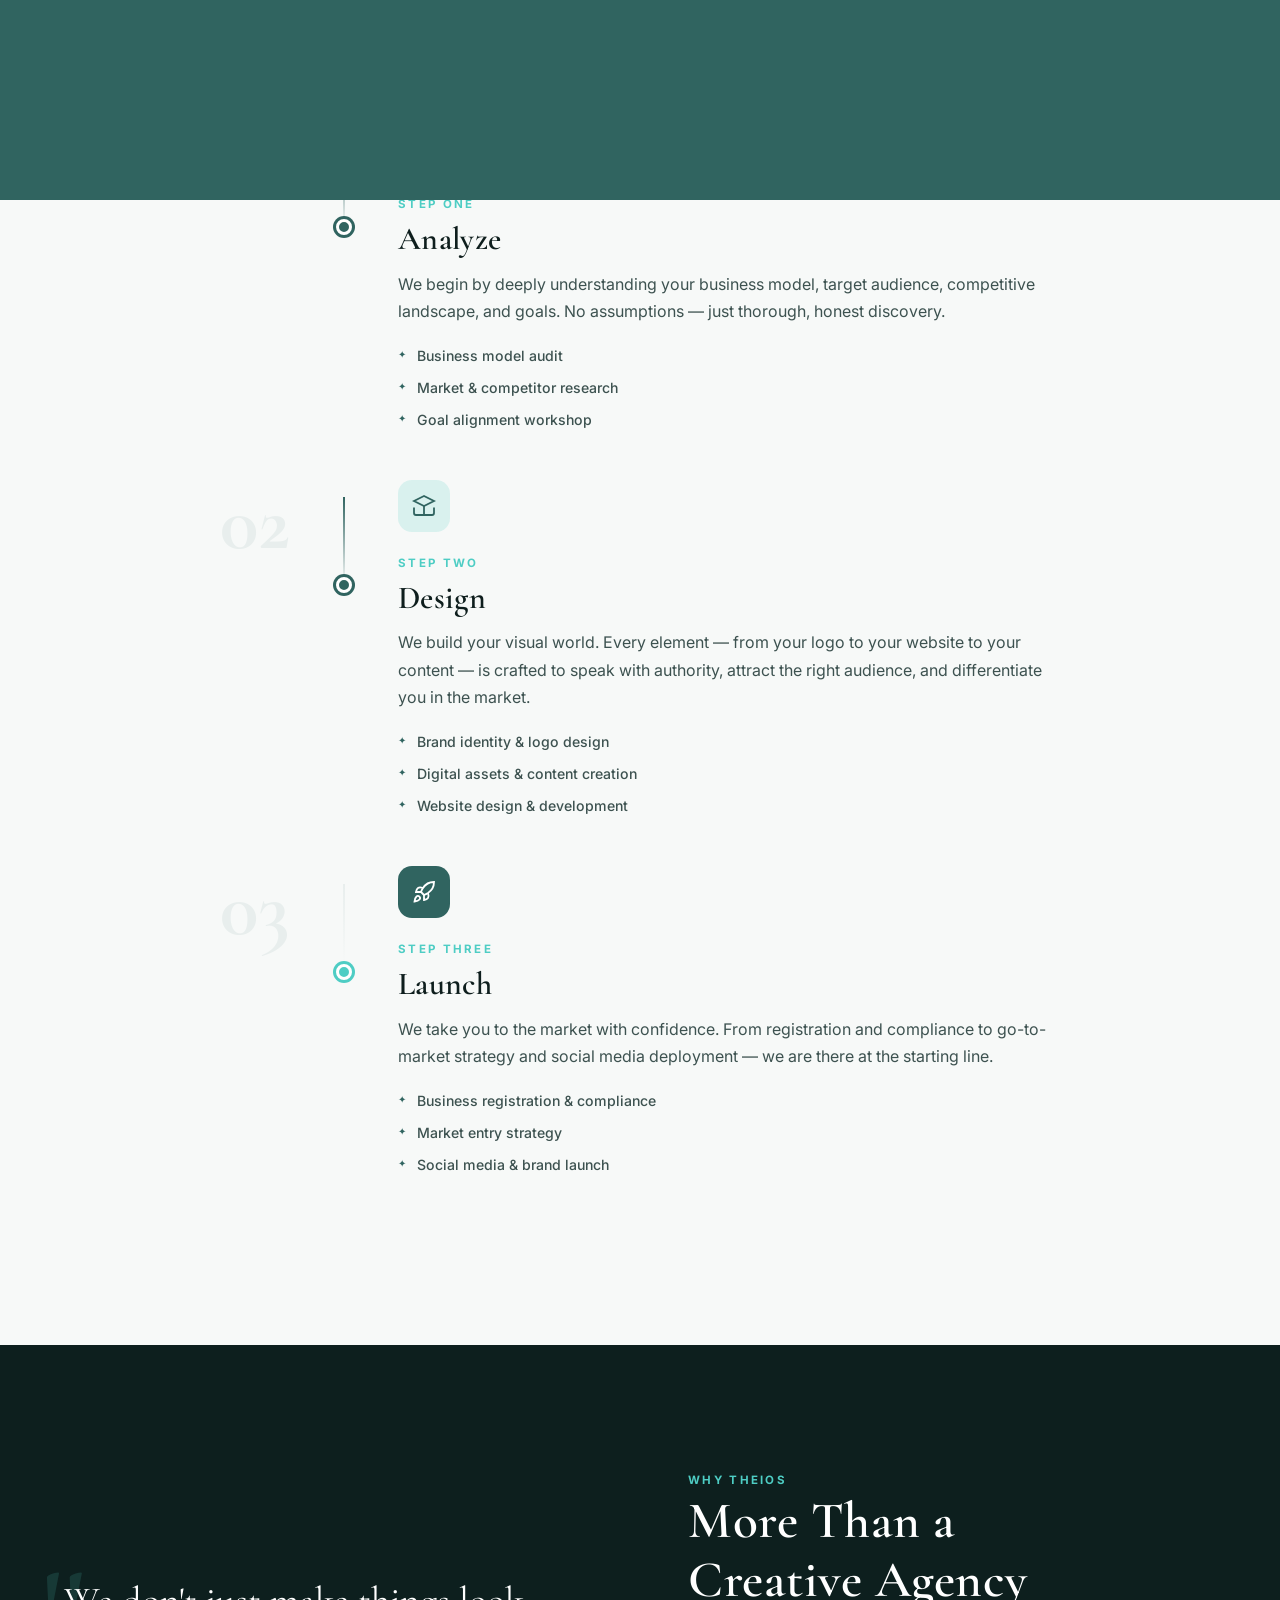
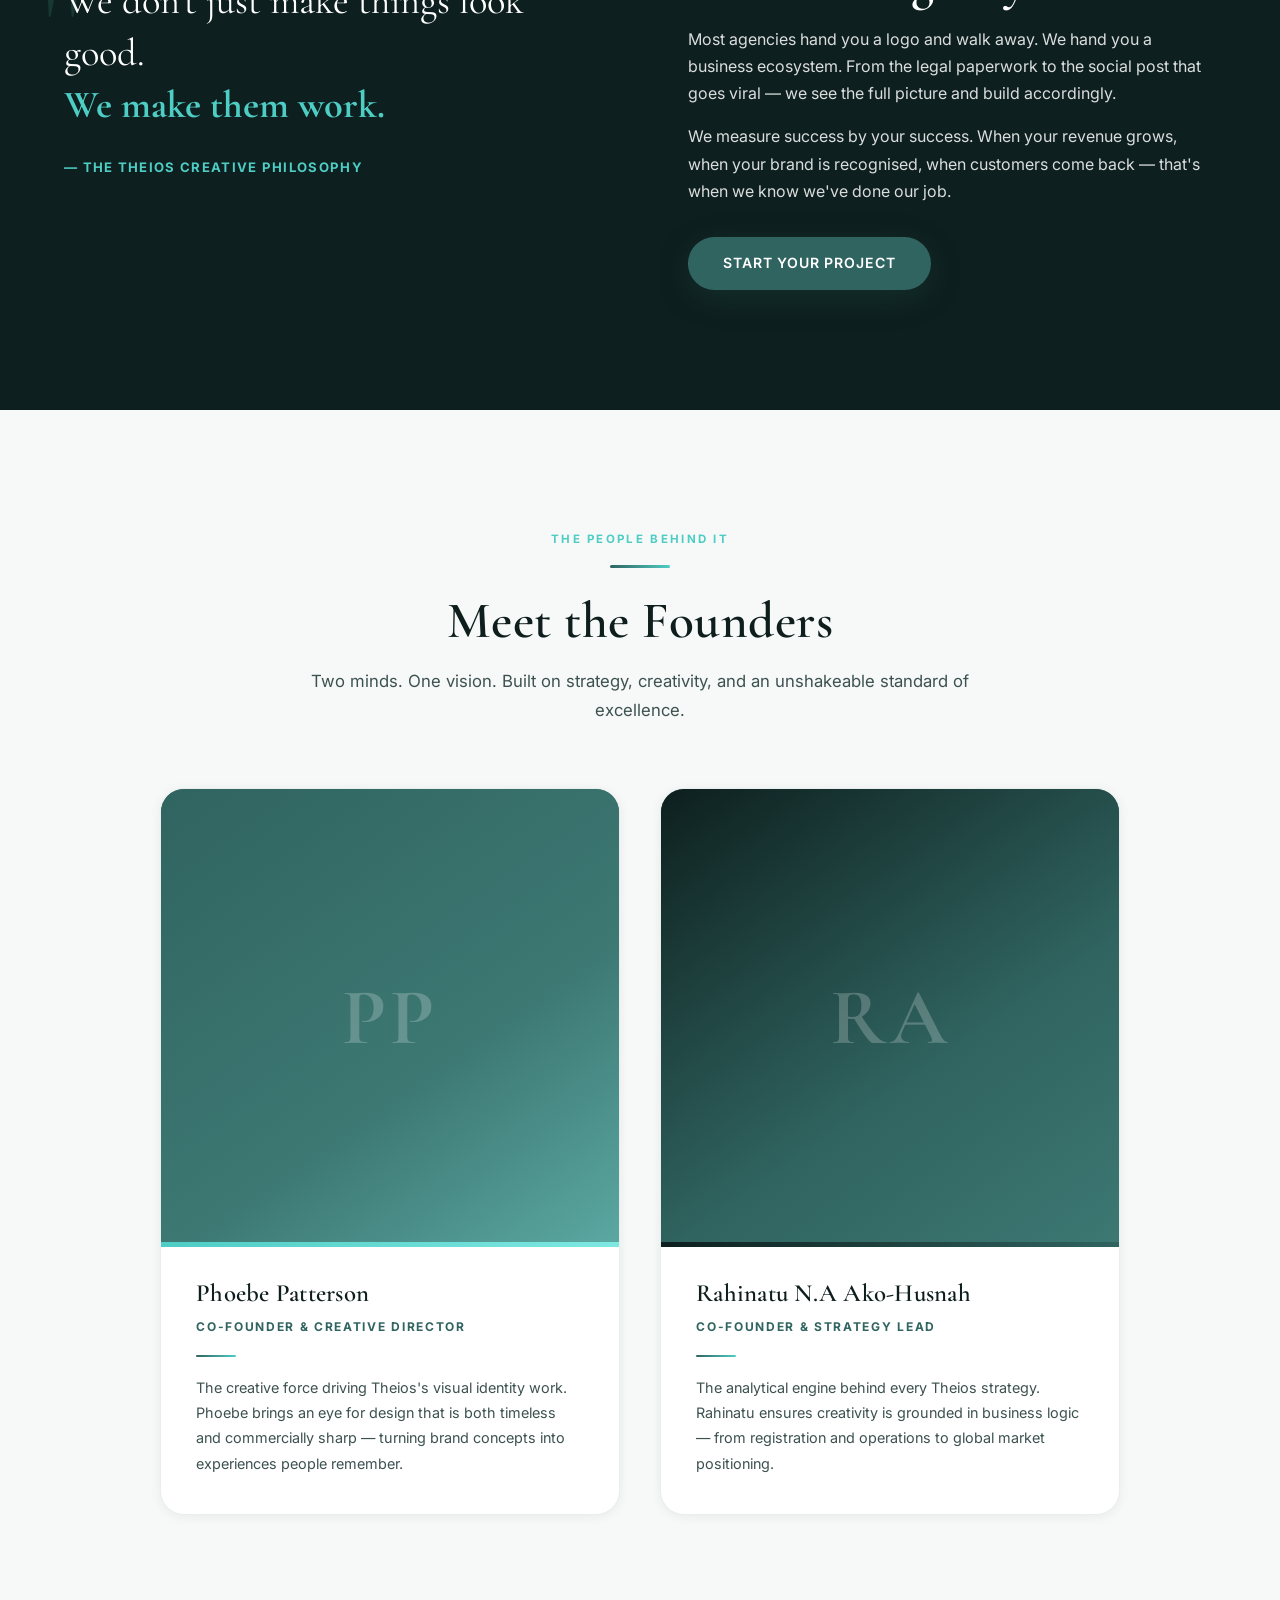
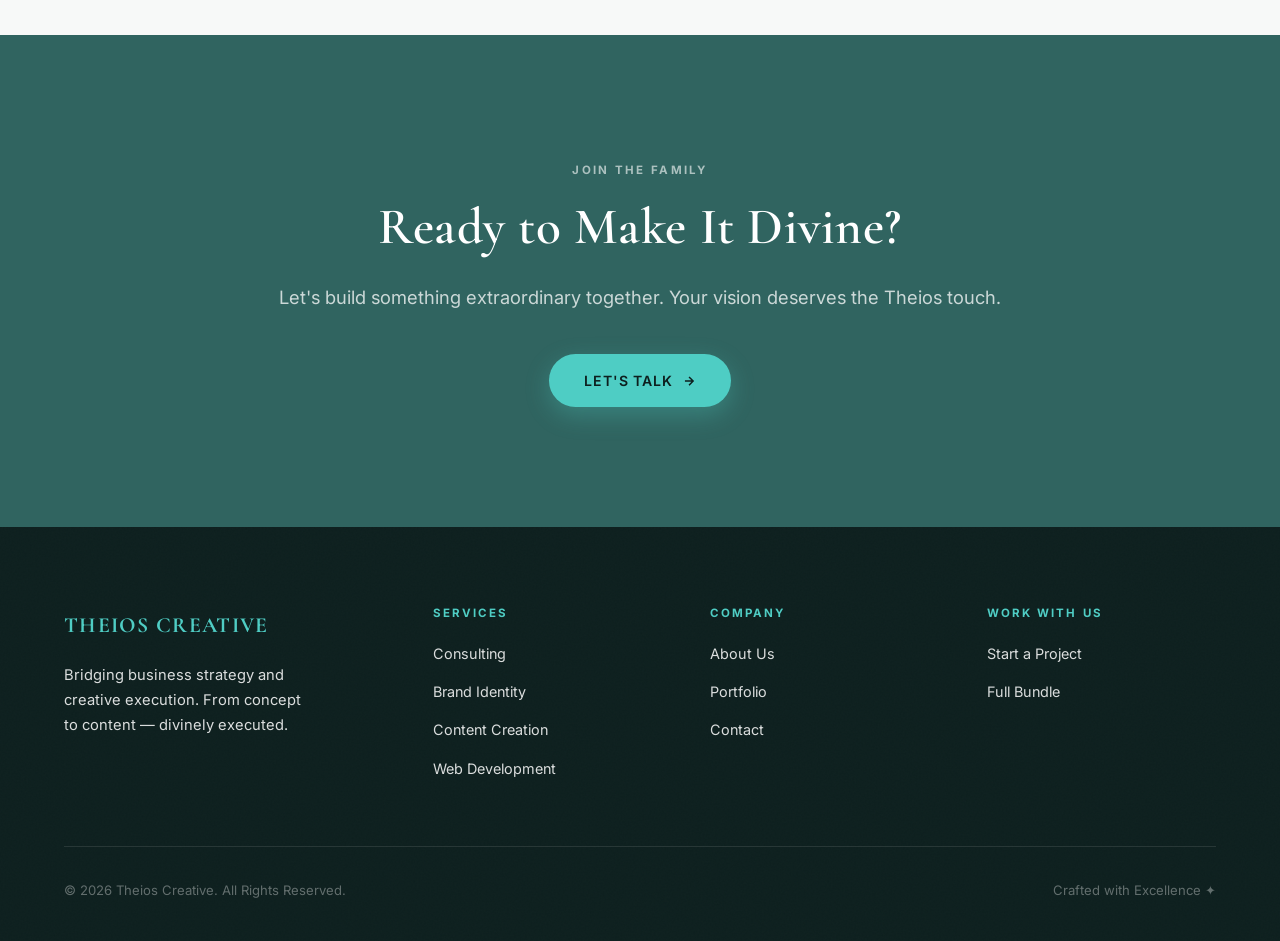
<file: about.html>
<!DOCTYPE html>
<html lang="en">

<head>
    <meta charset="UTF-8" />
    <meta name="viewport" content="width=device-width, initial-scale=1.0" />

    <!-- Primary Meta Tags -->
    <title>About Us – Theios Creative | Strategy Meets Clarity</title>
    <meta name="title" content="About Us – Theios Creative | Strategy Meets Clarity" />
    <meta name="description"
        content="Discover the story, philosophy, and process behind Theios Creative. Strategy Meets Clarity: We are analytical yet creative, building high-performing brands." />
    <meta name="keywords" content="about Theios Creative, creative agency, business strategy team, brand design philosophy, Ghana creative firm" />
    <meta name="author" content="Theios Creative" />
    <meta name="theme-color" content="#306460" />

    <!-- Canonical URL -->
    <link rel="canonical" href="https://theioscreative.com/about.html" />

    <!-- Open Graph / Facebook -->
    <meta property="og:type" content="website" />
    <meta property="og:url" content="https://theioscreative.com/about.html" />
    <meta property="og:title" content="About Us – Theios Creative | Strategy Meets Clarity" />
    <meta property="og:description"
        content="Discover the story, philosophy, and process behind Theios Creative. We are analytical yet creative, building high-performing brands." />
    <meta property="og:image" content="https://theioscreative.com/assets/images/og-image.png" />
    <meta property="og:image:width" content="1200" />
    <meta property="og:image:height" content="630" />
    <meta property="og:site_name" content="Theios Creative" />
    <meta property="og:locale" content="en_US" />

    <!-- Twitter Card -->
    <meta name="twitter:card" content="summary_large_image" />
    <meta name="twitter:url" content="https://theioscreative.com/about.html" />
    <meta name="twitter:title" content="About Us – Theios Creative" />
    <meta name="twitter:description"
        content="Discover the story, philosophy, and process behind Theios Creative. We are analytical yet creative, building high-performing brands." />
    <meta name="twitter:image" content="https://theioscreative.com/assets/images/og-image.png" />

    <!-- Favicons -->
    <link rel="icon" type="image/png" sizes="32x32" href="assets/images/TC_favicon.png" />
    <link rel="apple-touch-icon" sizes="180x180" href="assets/images/TC_favicon.png" />

    <link rel="manifest" href="/site.webmanifest" />

    <!-- Preconnect for Performance -->
    <link rel="preconnect" href="https://fonts.googleapis.com" />
    <link rel="preconnect" href="https://fonts.gstatic.com" crossorigin />

    <!-- Stylesheets -->
    <link rel="stylesheet" href="assets/css/style.css?v=6" />
    <link rel="stylesheet" href="assets/css/about.css?v=2" />
</head>

<body>

    <!-- Custom Cursor -->
    <div class="cursor-dot" id="cursorDot" aria-hidden="true"></div>
    <div class="cursor-ring" id="cursorRing" aria-hidden="true"></div>

    <!-- Page Transition -->
    <div class="page-transition" id="pageTransition" aria-hidden="true"></div>

    <!-- Navigation -->
    <nav class="navbar scrolled" id="navbar" aria-label="Main navigation">
        <div class="container nav-inner">
            <a href="index.html" class="nav-logo">
                <div class="nav-logos" aria-hidden="true">
                    <img src="assets/images/TC_logo.png" alt="Theios Creative logo" class="nav-logo-img" />
<span class="nav-logo-textmark">Theios Creative</span>
                </div>
            </a>
            <ul class="nav-links">
                <li><a href="index.html">Home</a></li>
                <li class="nav-dropdown-parent">
                    <a href="services.html" class="nav-has-dropdown" aria-haspopup="true" aria-expanded="false">
                        Services
                        <svg class="nav-dropdown-chevron" width="10" height="6" viewBox="0 0 10 6" fill="none" aria-hidden="true"><path d="M1 1L5 5L9 1" stroke="currentColor" stroke-width="1.5" stroke-linecap="round" stroke-linejoin="round"/></svg>
                    </a>
                    <ul class="nav-dropdown" role="list">
                        <li><a href="identity.html">Brand Identity</a></li>
                        <li><a href="content.html">Content Creation</a></li>
                        <li><a href="digital.html">Web Development</a></li>
                    </ul>
                </li>
                <li><a href="about.html" class="active">About Us</a></li>
                <li><a href="contact.html">Contact Us</a></li>
            </ul>

            <button class="nav-toggle" id="nav-toggle" aria-label="Toggle mobile menu">
                <span></span><span></span><span></span>
            </button>
        </div>
    </nav>

    <div class="mobile-menu" id="mobile-menu" role="dialog" aria-modal="true" aria-label="Mobile navigation">
        <a href="index.html">Home</a>
        <div class="mobile-services-group">
          <div class="mobile-services-row">
            <a href="services.html" class="mobile-services-link">Services</a>
            <button class="mobile-services-toggle" aria-expanded="false" aria-label="Toggle Services sub-menu" type="button">
              <svg width="12" height="12" viewBox="0 0 12 12" fill="none" aria-hidden="true">
                <path d="M2 4l4 4 4-4" stroke="currentColor" stroke-width="1.8" stroke-linecap="round" stroke-linejoin="round"/>
              </svg>
            </button>
          </div>
          <div class="mobile-sub-menu" role="list">
            <a href="identity.html" class="mobile-sub-link" role="listitem">Brand Identity</a>
            <a href="content.html" class="mobile-sub-link" role="listitem">Content Creation</a>
            <a href="digital.html" class="mobile-sub-link" role="listitem">Web Development</a>
          </div>
        </div>
        <a href="about.html">About</a>
        <a href="contact.html">Contact</a>
    </div>

    <main>

        <!-- ── PAGE HERO ──────────────────────────────────────── -->
        <section class="page-hero about-hero noise" aria-label="About page hero">
            <div class="container">
                <div class="about-hero-grid">
                    <div class="about-hero-text">
                        <span class="eyebrow reveal">Our Story</span>
                        <h1 class="reveal reveal-delay-1">Analytical<br /><em
                                style="color:var(--accent);font-style:italic;">Yet Creative.</em></h1>
                        <p class="lead reveal reveal-delay-2">
                            We don't just make things look good. We make them <strong
                                style="color:var(--accent-soft);">work.</strong>
                            Theios Creative sits at the crossroads of strategy and imagination — built for founders
                            who refuse to settle for ordinary.
                        </p>
                    </div>
                    <div class="about-hero-image reveal reveal-delay-1">
                        <img src="assets/images/about_team.png"
                            alt="Theios Creative team collaborating in a modern teal office" />
                        <div class="about-hero-accent" aria-hidden="true">✦ THE DIVINE STANDARD ✦</div>
                    </div>
                </div>
            </div>
            <div class="page-hero-bg" aria-hidden="true">
                <div class="bg-grid-overlay"></div>
            </div>
        </section>

        <!-- ── PHILOSOPHY ────────────────────────────────────── -->
        <section class="section philosophy" id="philosophy" aria-label="Our philosophy">
            <div class="container">
                <div class="philosophy-grid">
                    <div class="phil-card reveal" id="phil-analytical">
                        <div class="phil-icon" aria-hidden="true">
                            <svg viewBox="0 0 24 24" fill="none" stroke="currentColor" stroke-width="1.5">
                                <path
                                    d="M9 19v-6a2 2 0 00-2-2H5a2 2 0 00-2 2v6a2 2 0 002 2h2a2 2 0 002-2zm0 0V9a2 2 0 012-2h2a2 2 0 012 2v10m-6 0a2 2 0 002 2h2a2 2 0 002-2m0 0V5a2 2 0 012-2h2a2 2 0 012 2v14a2 2 0 01-2 2h-2a2 2 0 01-2-2z" />
                            </svg>
                        </div>
                        <h3>Analytical</h3>
                        <p>Every decision is rooted in data, market intelligence, and strategic foresight. We study your
                            landscape before we design your future.</p>
                    </div>
                    <div class="phil-card phil-card--accent reveal reveal-delay-1" id="phil-creative">
                        <div class="phil-icon" aria-hidden="true">
                            <svg viewBox="0 0 24 24" fill="none" stroke="currentColor" stroke-width="1.5">
                                <path
                                    d="M12 2l3.09 6.26L22 9.27l-5 4.87 1.18 6.88L12 17.77l-6.18 3.25L7 14.14 2 9.27l6.91-1.01L12 2z" />
                            </svg>
                        </div>
                        <h3 style="color:var(--teal-deeper);">Creative</h3>
                        <p style="color:var(--teal-dark);">Strategy without creativity is just a spreadsheet. We build
                            visual worlds that make your audience feel something — and act.</p>
                    </div>
                    <div class="phil-card reveal reveal-delay-2" id="phil-relentless">
                        <div class="phil-icon" aria-hidden="true">
                            <svg viewBox="0 0 24 24" fill="none" stroke="currentColor" stroke-width="1.5">
                                <path d="M13 2L3 14h9l-1 8 10-12h-9l1-8z" />
                            </svg>
                        </div>
                        <h3>Relentless</h3>
                        <p>We treat your business like our own. Deadlines are sacred, quality is non-negotiable, and
                            your success is the only measure that matters.</p>
                    </div>
                </div>
            </div>
        </section>

        <!-- ── OUR PROCESS ───────────────────────────────────── -->
        <section class="section section--off process-section" id="process" aria-label="Our 3-step process">
            <div class="container">
                <div class="section-header text-center reveal">
                    <span class="eyebrow">How We Work</span>
                    <div class="divider divider--center"></div>
                    <h2>Our Process</h2>
                    <p>Three steps. Zero shortcuts. Infinite attention to detail.</p>
                </div>

                <div class="timeline">

                    <!-- Step 1 -->
                    <div class="timeline-step reveal" id="process-step-analyze">
                        <div class="ts-number" aria-hidden="true">01</div>
                        <div class="ts-connector" aria-hidden="true">
                            <div class="ts-line"></div>
                            <div class="ts-dot"></div>
                        </div>
                        <div class="ts-content">
                            <div class="ts-icon" aria-hidden="true">
                                <svg viewBox="0 0 24 24" fill="none" stroke="currentColor" stroke-width="1.8">
                                    <circle cx="11" cy="11" r="8" />
                                    <path d="M21 21l-4.35-4.35" />
                                    <path d="M11 7v4l3 2" />
                                </svg>
                            </div>
                            <span class="eyebrow">Step One</span>
                            <h3>Analyze</h3>
                            <p>
                                We begin by deeply understanding your business model, target audience, competitive
                                landscape, and goals. No assumptions — just thorough, honest discovery.
                            </p>
                            <ul class="ts-bullets">
                                <li class="reveal reveal-delay-1">Business model audit</li>
                                <li class="reveal reveal-delay-2">Market & competitor research</li>
                                <li class="reveal reveal-delay-3">Goal alignment workshop</li>
                            </ul>
                        </div>
                    </div>

                    <!-- Step 2 -->
                    <div class="timeline-step reveal reveal-delay-1" id="process-step-design">
                        <div class="ts-number" aria-hidden="true">02</div>
                        <div class="ts-connector" aria-hidden="true">
                            <div class="ts-line"></div>
                            <div class="ts-dot"></div>
                        </div>
                        <div class="ts-content">
                            <div class="ts-icon" aria-hidden="true">
                                <svg viewBox="0 0 24 24" fill="none" stroke="currentColor" stroke-width="1.8">
                                    <path d="M2 13.5V19a2 2 0 002 2h16a2 2 0 002-2v-5.5" />
                                    <path d="M12 2L2 7l10 5 10-5-10-5z" />
                                    <path d="M12 12v9" />
                                </svg>
                            </div>
                            <span class="eyebrow">Step Two</span>
                            <h3>Design</h3>
                            <p>
                                We build your visual world. Every element — from your logo to your website to your
                                content — is crafted to speak with authority, attract the right audience, and
                                differentiate you in the market.
                            </p>
                            <ul class="ts-bullets">
                                <li class="reveal reveal-delay-1">Brand identity & logo design</li>
                                <li class="reveal reveal-delay-2">Digital assets & content creation</li>
                                <li class="reveal reveal-delay-3">Website design & development</li>
                            </ul>
                        </div>
                    </div>

                    <!-- Step 3 -->
                    <div class="timeline-step reveal reveal-delay-2" id="process-step-launch">
                        <div class="ts-number" aria-hidden="true">03</div>
                        <div class="ts-connector" aria-hidden="true">
                            <div class="ts-line ts-line--last"></div>
                            <div class="ts-dot ts-dot--last"></div>
                        </div>
                        <div class="ts-content">
                            <div class="ts-icon ts-icon--accent" aria-hidden="true">
                                <svg viewBox="0 0 24 24" fill="none" stroke="currentColor" stroke-width="1.8">
                                    <path
                                        d="M4.5 16.5c-1.5 1.26-2 5-2 5s3.74-.5 5-2c.71-.84.7-2.13-.09-2.91a2.18 2.18 0 00-2.91-.09z" />
                                    <path
                                        d="M12 15l-3-3a22 22 0 012-3.95A12.88 12.88 0 0122 2c0 2.72-.78 7.5-6 11a22.35 22.35 0 01-4 2z" />
                                    <path
                                        d="M9 12H4s.55-3.03 2-4c1.62-1.08 5 0 5 0M12 15v5s3.03-.55 4-2c1.08-1.62 0-5 0-5" />
                                </svg>
                            </div>
                            <span class="eyebrow">Step Three</span>
                            <h3>Launch</h3>
                            <p>
                                We take you to the market with confidence. From registration and compliance to
                                go-to-market strategy and social media deployment — we are there at the starting line.
                            </p>
                            <ul class="ts-bullets">
                                <li class="reveal reveal-delay-1">Business registration & compliance</li>
                                <li class="reveal reveal-delay-2">Market entry strategy</li>
                                <li class="reveal reveal-delay-3">Social media & brand launch</li>
                            </ul>
                        </div>
                    </div>

                </div>
            </div>
        </section>

        <!-- ── BRAND PHILOSOPHY ──────────────────────────────── -->
        <section class="section brand-philosophy" aria-label="Brand philosophy">
            <div class="container">
                <div class="bp-inner reveal">
                    <div class="bp-quote reveal reveal-delay-1">
                        <div class="bp-quote-mark" aria-hidden="true">"</div>
                        <blockquote>
                            We don't just make things look good.
                            <br /><strong>We make them work.</strong>
                        </blockquote>
                        <cite>— The Theios Creative Philosophy</cite>
                    </div>
                    <div class="bp-details reveal reveal-delay-2">
                        <span class="eyebrow">Why Theios</span>
                        <h2>More Than a<br />Creative Agency</h2>
                        <p style="margin-top:1rem;">
                            Most agencies hand you a logo and walk away. We hand you a business ecosystem.
                            From the legal paperwork to the social post that goes viral — we see the full
                            picture and build accordingly.
                        </p>
                        <p style="margin-top:1rem;">
                            We measure success by your success. When your revenue grows, when your brand is
                            recognised, when customers come back — that's when we know we've done our job.
                        </p>
                        <a href="contact.html" class="btn btn-primary" id="about-start-project"
                            style="margin-top:2rem;">Start Your Project</a>
                    </div>
                </div>
            </div>
        </section>

        <!-- ── MEET THE TEAM ─────────────────────────────────── -->
        <section class="section team-section" id="team" aria-label="Meet the team">
            <div class="container">
                <div class="section-header text-center reveal">
                    <span class="eyebrow">The People Behind It</span>
                    <div class="divider divider--center"></div>
                    <h2>Meet the Founders</h2>
                    <p>Two minds. One vision. Built on strategy, creativity, and an unshakeable standard of excellence.
                    </p>
                </div>

                <div class="team-grid">

                    <!-- Phoebe Patterson -->
                    <div class="team-card reveal" id="team-phoebe">
                        <div class="team-portrait-wrap">
                            <div class="team-portrait-placeholder" aria-label="Phoebe Patterson">
                                <span class="team-initials">PP</span>
                            </div>
                            <div class="team-portrait-accent" aria-hidden="true"></div>
                        </div>
                        <div class="team-info">
                            <h3 class="team-name">Phoebe Patterson</h3>
                            <span class="team-role">Co-Founder &amp; Creative Director</span>
                            <div class="team-divider" aria-hidden="true"></div>
                            <p class="team-bio reveal reveal-delay-1">The creative force driving Theios's visual identity work. Phoebe brings
                                an eye for design that is both timeless and commercially sharp — turning brand concepts
                                into experiences people remember.</p>
                        </div>
                        <div class="team-quote-reveal" aria-hidden="true">
                            <p class="team-quote-text">Design is not decoration — it is the visual language of your brand's promise.</p>
                            <span class="team-quote-attr">— Phoebe Patterson</span>
                        </div>
                    </div>

                    <!-- Rahinatu N.A Ako-Husnah -->
                    <div class="team-card reveal reveal-delay-2" id="team-rahinatu">
                        <div class="team-portrait-wrap">
                            <div class="team-portrait-placeholder team-portrait-placeholder--alt"
                                aria-label="Rahinatu N.A Ako-Husnah">
                                <span class="team-initials">RA</span>
                            </div>
                            <div class="team-portrait-accent team-portrait-accent--alt" aria-hidden="true"></div>
                        </div>
                        <div class="team-info">
                            <h3 class="team-name">Rahinatu N.A Ako-Husnah</h3>
                            <span class="team-role">Co-Founder &amp; Strategy Lead</span>
                            <div class="team-divider" aria-hidden="true"></div>
                            <p class="team-bio reveal reveal-delay-3">The analytical engine behind every Theios strategy. Rahinatu ensures
                                creativity is grounded in business logic — from registration and operations to global
                                market positioning.</p>
                        </div>
                        <div class="team-quote-reveal" aria-hidden="true">
                            <p class="team-quote-text">Every great brand starts with a clear strategy. Creativity without direction is just noise.</p>
                            <span class="team-quote-attr">— Rahinatu Ako-Husnah</span>
                        </div>
                    </div>

                </div>
            </div>
        </section>

        <!-- ── TEAM CTA BAND ─────────────────────────────────── -->
        <section class="section section--teal text-center" aria-label="Team CTA">
            <div class="container">
                <span class="eyebrow reveal" style="color:rgba(255,255,255,0.6);">Join the Family</span>
                <h2 class="reveal reveal-delay-1" style="color:var(--white); margin:1rem 0 1.5rem;">Ready to Make It
                    Divine?</h2>
                <p class="lead reveal reveal-delay-2" style="color:rgba(255,255,255,0.75);margin:0 auto 2.5rem;">
                    Let's build something extraordinary together. Your vision deserves the Theios touch.
                </p>
                <a href="contact.html" class="btn btn-accent reveal reveal-delay-3" id="about-cta-contact">
                    Let's Talk
                    <svg viewBox="0 0 24 24" fill="none" stroke="currentColor" stroke-width="2.5" width="16"
                        height="16">
                        <path d="M5 12h14M12 5l7 7-7 7" />
                    </svg>
                </a>
            </div>
        </section>

    </main>

    <!-- Footer -->
    <footer class="footer noise">
        <div class="container">
            <div class="footer-grid">
                <div class="footer-brand">
                    <div class="footer-wordmark">THEIOS CREATIVE</div>
                    <p>Bridging business strategy and creative execution. From concept to content — divinely executed.
                    </p>
                </div>
                <div class="footer-col">
                    <h5>Services</h5>
                    <ul>
                        <li><a href="services.html#consulting">Consulting</a></li>
                        <li><a href="services.html#identity">Brand Identity</a></li>
                        <li><a href="services.html#content">Content Creation</a></li>
                        <li><a href="services.html#digital">Web Development</a></li>
                    </ul>
                </div>
                <div class="footer-col">
                    <h5>Company</h5>
                    <ul>
                        <li><a href="about.html">About Us</a></li>
                        <li><a href="services.html#portfolio">Portfolio</a></li>
                        <li><a href="contact.html">Contact</a></li>
                    </ul>
                </div>
                <div class="footer-col">
                    <h5>Work With Us</h5>
                    <ul>
                        <li><a href="contact.html">Start a Project</a></li>
                        <li><a href="contact.html#full-bundle">Full Bundle</a></li>
                    </ul>
                </div>
            </div>
            <div class="footer-bottom">
                <p style="color:rgba(255,255,255,0.35);font-size:0.82rem;">© 2026 Theios Creative. All Rights Reserved.
                </p>
                <p style="color:rgba(255,255,255,0.35);font-size:0.82rem;">Crafted with Excellence ✦</p>
            </div>
        </div>
    </footer>

  <!-- WhatsApp Floating Chat Button -->
  <a href="https://wa.me/23324776829" class="whatsapp-float" target="_blank" rel="noopener noreferrer" aria-label="Chat with us on WhatsApp">
    <svg class="whatsapp-icon" viewBox="0 0 24 24" fill="currentColor" xmlns="http://www.w3.org/2000/svg">
      <path d="M17.472 14.382c-.297-.149-1.758-.867-2.03-.967-.273-.099-.471-.148-.67.15-.197.297-.767.966-.94 1.164-.173.199-.347.223-.644.075-.297-.15-1.255-.463-2.39-1.475-.883-.788-1.48-1.761-1.653-2.059-.173-.297-.018-.458.13-.606.134-.133.298-.347.446-.52.149-.174.198-.298.298-.497.099-.198.05-.371-.025-.52-.075-.149-.669-1.612-.916-2.207-.242-.579-.487-.5-.669-.51-.173-.008-.371-.01-.57-.01-.198 0-.52.074-.792.372-.272.297-1.04 1.016-1.04 2.479 0 1.462 1.065 2.875 1.213 3.074.149.198 2.096 3.2 5.077 4.487.709.306 1.262.489 1.694.625.712.227 1.36.195 1.871.118.571-.085 1.758-.719 2.006-1.413.248-.694.248-1.289.173-1.413-.074-.124-.272-.198-.57-.347z"/>
      <path d="M12 0C5.373 0 0 5.373 0 12c0 2.117.552 4.103 1.516 5.829L.057 23.273a.75.75 0 00.92.92l5.444-1.459A11.945 11.945 0 0012 24c6.627 0 12-5.373 12-12S18.627 0 12 0zm0 21.75a9.695 9.695 0 01-4.952-1.355l-.355-.211-3.676.985.986-3.592-.229-.37A9.695 9.695 0 012.25 12C2.25 6.615 6.615 2.25 12 2.25S21.75 6.615 21.75 12 17.385 21.75 12 21.75z"/>
    </svg>
    <span class="whatsapp-tooltip">Chat with us</span>
  </a>

    <!-- Schema.org Structured Data -->
    <script type="application/ld+json">
    {
      "@context": "https://schema.org",
      "@type": "Organization",
      "name": "Theios Creative",
      "alternateName": "Theios",
      "url": "https://theioscreative.com",
      "logo": "https://theioscreative.com/assets/images/TC_logo.png",
      "description": "Bridging business strategy and creative execution. From concept to content — divinely executed.",
      "email": "info@theioscreative.com",
      "address": {
        "@type": "PostalAddress",
        "addressCountry": "GH"
      },
      "sameAs": [
        "https://instagram.com/theioscreative",
        "https://tiktok.com/@theioscreative",
        "https://linkedin.com/company/theioscreative"
      ],
      "contactPoint": {
        "@type": "ContactPoint",
        "contactType": "Customer Service",
        "email": "info@theioscreative.com",
        "availableLanguage": ["English"]
      }
    }
    </script>

    <script type="application/ld+json">
    {
      "@context": "https://schema.org",
      "@type": "WebPage",
      "name": "About Us – Theios Creative",
      "description": "Discover the story, philosophy, and process behind Theios Creative.",
      "url": "https://theioscreative.com/about.html",
      "inLanguage": "en-US",
      "isPartOf": {
        "@type": "WebSite",
        "name": "Theios Creative",
        "url": "https://theioscreative.com"
      }
    }
    </script>

    <script type="application/ld+json">
    {
      "@context": "https://schema.org",
      "@type": "BreadcrumbList",
      "itemListElement": [
        {
          "@type": "ListItem",
          "position": 1,
          "name": "Home",
          "item": "https://theioscreative.com/"
        },
        {
          "@type": "ListItem",
          "position": 2,
          "name": "About",
          "item": "https://theioscreative.com/about.html"
        }
      ]
    }
    </script>

    <script src="assets/js/main.js?v=6"></script>
</body>

</html>
</file>
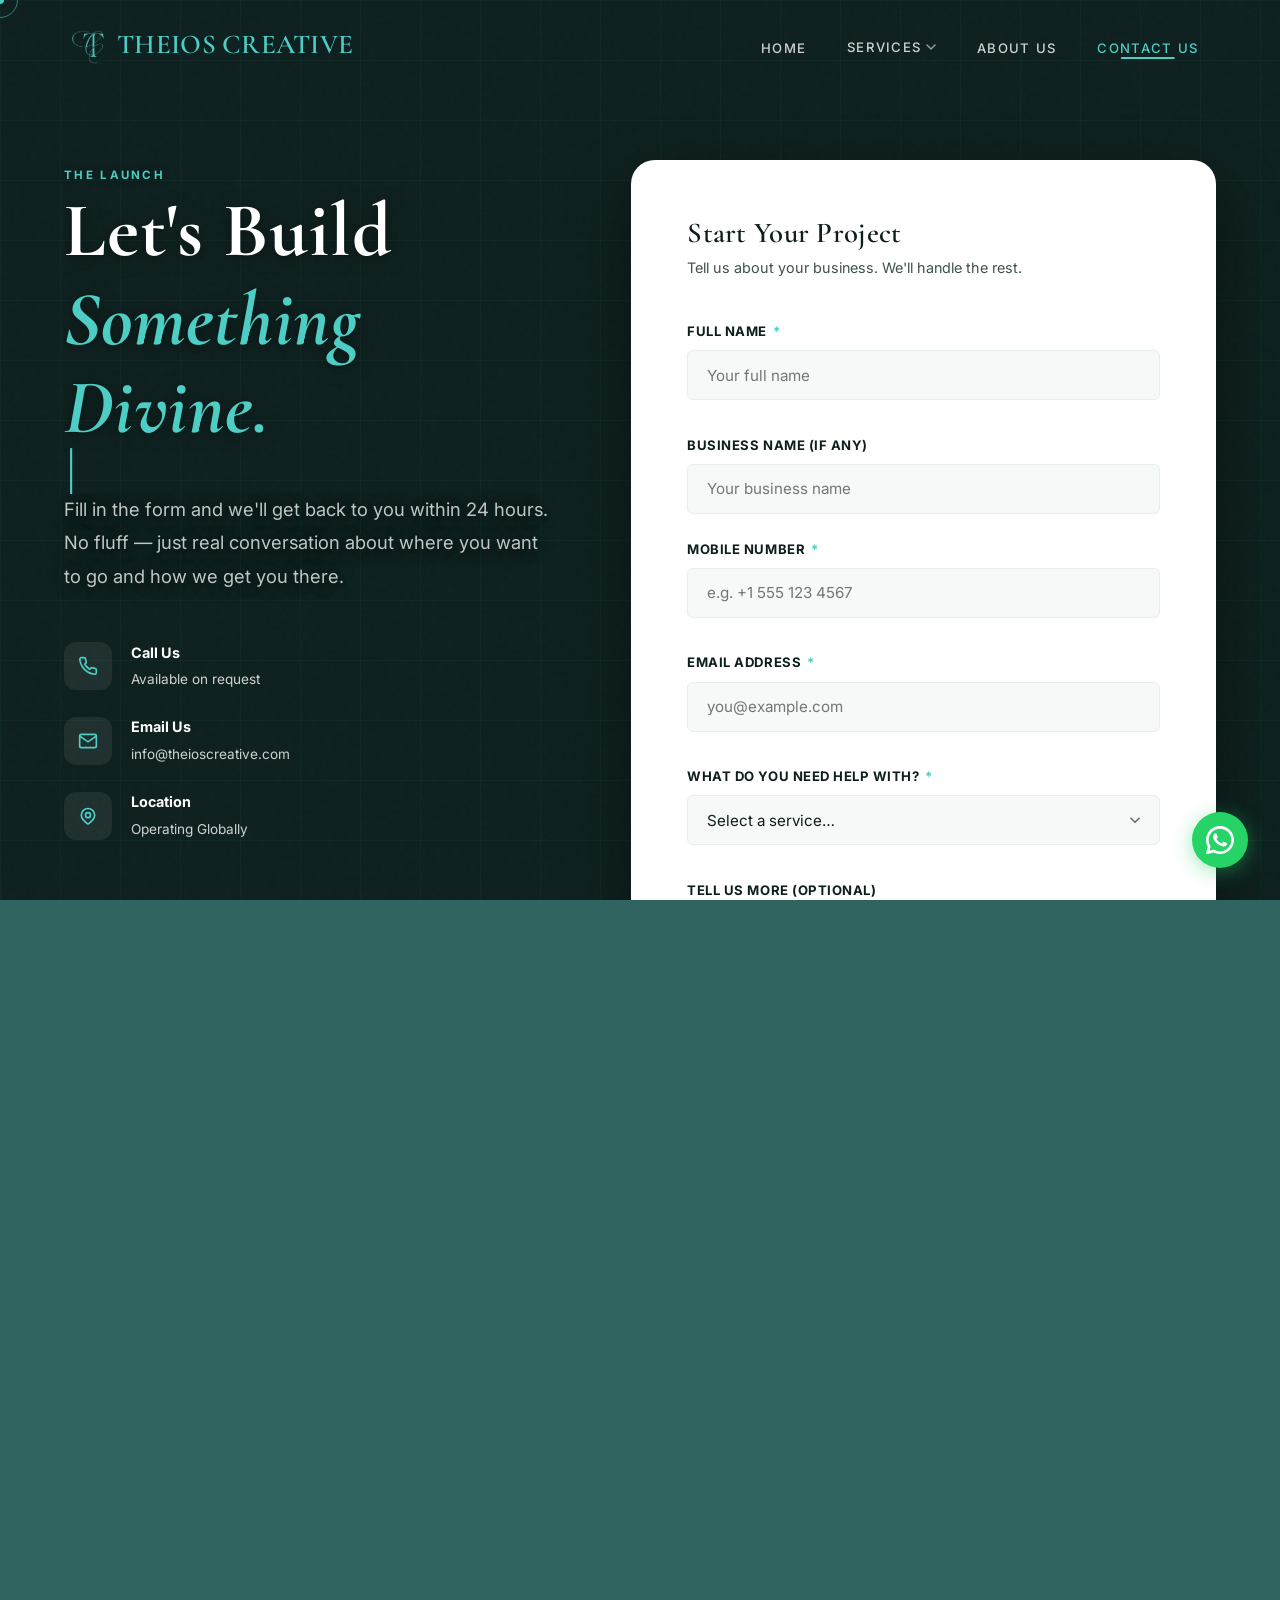
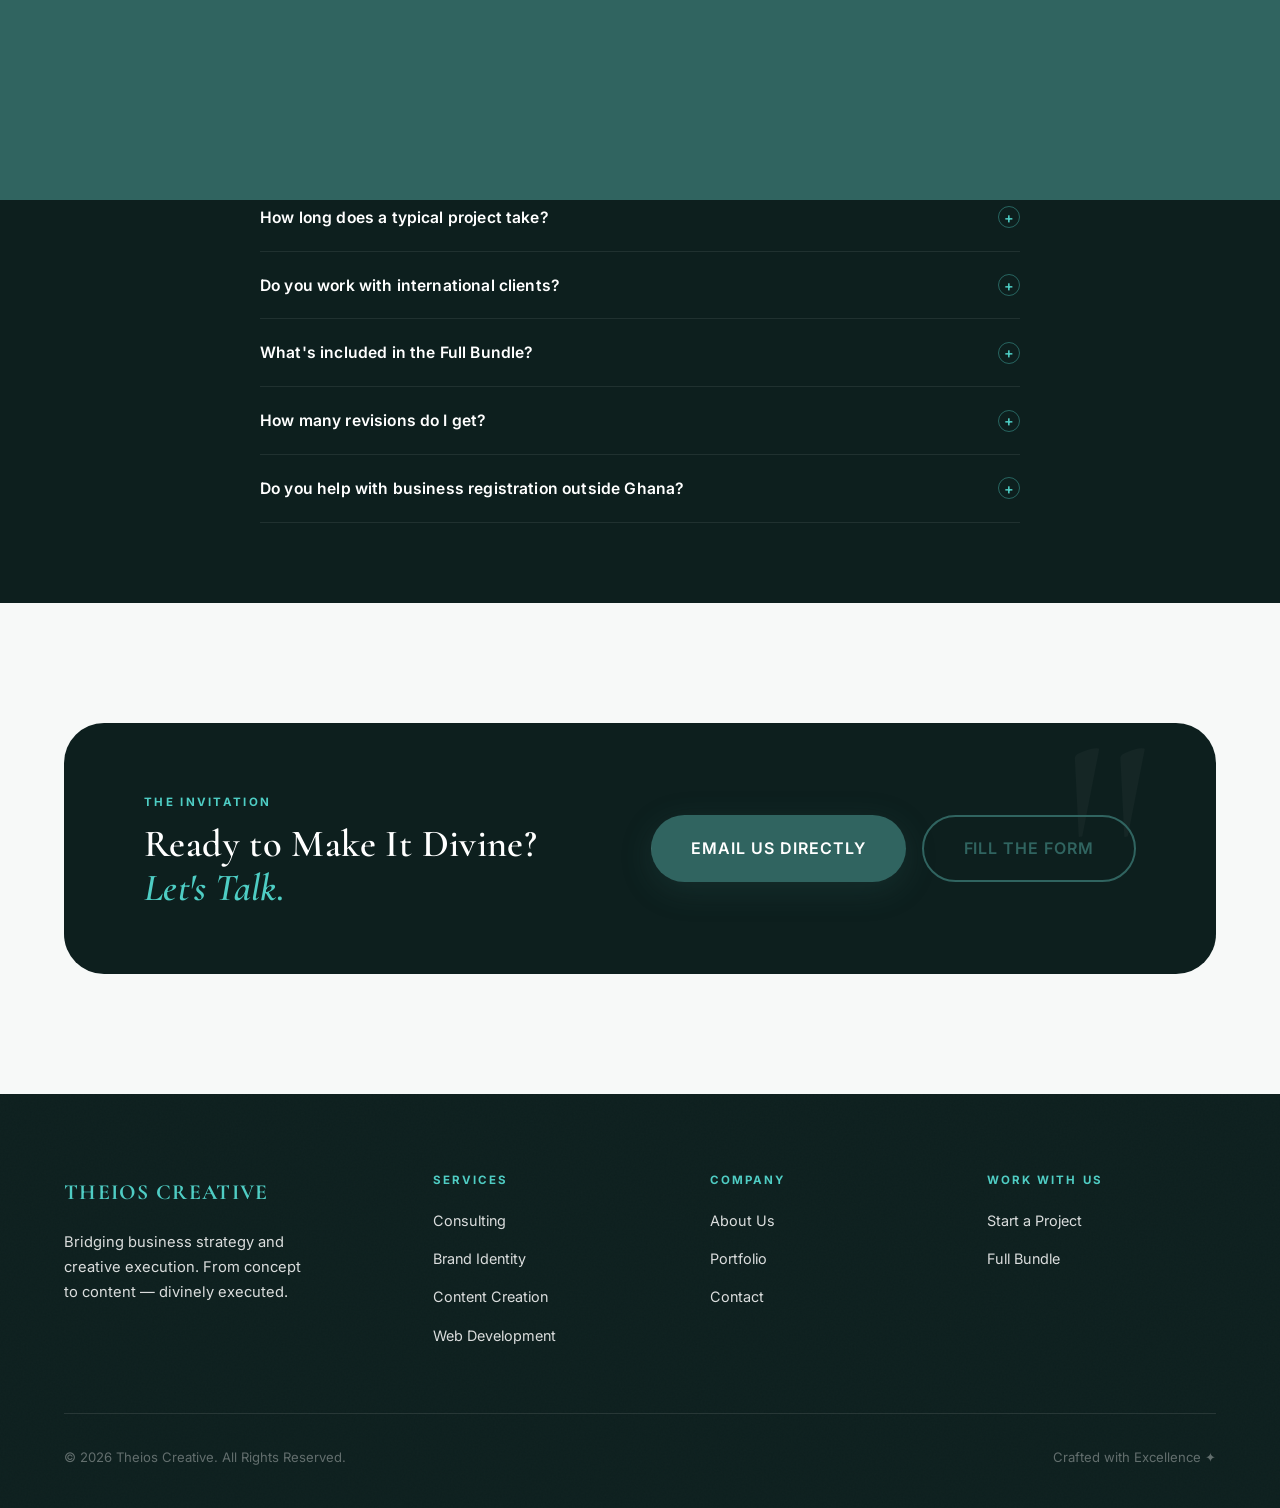
<file: contact.html>
<!DOCTYPE html>
<html lang="en">

<head>
    <meta charset="UTF-8" />
    <meta name="viewport" content="width=device-width, initial-scale=1.0" />

    <!-- Primary Meta Tags -->
    <title>Contact Us – Theios Creative | Strategy Meets Clarity</title>
    <meta name="title" content="Contact Us – Theios Creative | Strategy Meets Clarity" />
    <meta name="description"
        content="Ready to launch? Contact Theios Creative. Strategy Meets Clarity: customized consulting, branding, web development, video, and full packages." />
    <meta name="keywords" content="contact Theios Creative, get started, business consultation, project inquiry, Ghana creative agency contact" />
    <meta name="author" content="Theios Creative" />
    <meta name="theme-color" content="#306460" />

    <!-- Canonical URL -->
    <link rel="canonical" href="https://theioscreative.com/contact.html" />

    <!-- Open Graph / Facebook -->
    <meta property="og:type" content="website" />
    <meta property="og:url" content="https://theioscreative.com/contact.html" />
    <meta property="og:title" content="Contact Us – Theios Creative | Strategy Meets Clarity" />
    <meta property="og:description"
        content="Ready to launch? Contact Theios Creative for customized consulting, branding, web development, video, and full packages." />
    <meta property="og:image" content="https://theioscreative.com/assets/images/og-image.png" />
    <meta property="og:image:width" content="1200" />
    <meta property="og:image:height" content="630" />
    <meta property="og:site_name" content="Theios Creative" />
    <meta property="og:locale" content="en_US" />

    <!-- Twitter Card -->
    <meta name="twitter:card" content="summary_large_image" />
    <meta name="twitter:url" content="https://theioscreative.com/contact.html" />
    <meta name="twitter:title" content="Contact Us – Theios Creative" />
    <meta name="twitter:description"
        content="Ready to launch? Contact us for customized consulting, branding, web development, and video services." />
    <meta name="twitter:image" content="https://theioscreative.com/assets/images/og-image.png" />

    <!-- Favicons -->
    <link rel="icon" type="image/png" sizes="32x32" href="assets/images/TC_favicon.png" />
    <link rel="apple-touch-icon" sizes="180x180" href="assets/images/TC_favicon.png" />

    <link rel="manifest" href="/site.webmanifest" />

    <!-- Preconnect for Performance -->
    <link rel="preconnect" href="https://fonts.googleapis.com" />
    <link rel="preconnect" href="https://fonts.gstatic.com" crossorigin />

    <!-- Stylesheets -->
    <link rel="stylesheet" href="assets/css/style.css?v=6" />
    <link rel="stylesheet" href="assets/css/contact.css?v=2" />
</head>

<body>

    <!-- Custom Cursor -->
    <div class="cursor-dot" id="cursorDot" aria-hidden="true"></div>
    <div class="cursor-ring" id="cursorRing" aria-hidden="true"></div>

    <!-- Page Transition -->
    <div class="page-transition" id="pageTransition" aria-hidden="true"></div>

    <!-- Navigation -->
    <nav class="navbar scrolled" id="navbar" aria-label="Main navigation">
        <div class="container nav-inner">
            <a href="index.html" class="nav-logo">
                <div class="nav-logos" aria-hidden="true">
                    <img src="assets/images/TC_logo.png" alt="Theios Creative logo" class="nav-logo-img" />
<span class="nav-logo-textmark">Theios Creative</span>
                </div>
            </a>
            <ul class="nav-links">
                <li><a href="index.html">Home</a></li>
                <li class="nav-dropdown-parent">
                    <a href="services.html" class="nav-has-dropdown" aria-haspopup="true" aria-expanded="false">
                        Services
                        <svg class="nav-dropdown-chevron" width="10" height="6" viewBox="0 0 10 6" fill="none" aria-hidden="true"><path d="M1 1L5 5L9 1" stroke="currentColor" stroke-width="1.5" stroke-linecap="round" stroke-linejoin="round"/></svg>
                    </a>
                    <ul class="nav-dropdown" role="list">
                        <li><a href="identity.html">Brand Identity</a></li>
                        <li><a href="content.html">Content Creation</a></li>
                        <li><a href="digital.html">Web Development</a></li>
                    </ul>
                </li>
                <li><a href="about.html">About Us</a></li>
                <li><a href="contact.html" class="active">Contact Us</a></li>
            </ul>

            <button class="nav-toggle" id="nav-toggle" aria-label="Toggle mobile menu">
                <span></span><span></span><span></span>
            </button>
        </div>
    </nav>

    <div class="mobile-menu" id="mobile-menu" role="dialog" aria-modal="true" aria-label="Mobile navigation">
        <a href="index.html">Home</a>
        <div class="mobile-services-group">
          <div class="mobile-services-row">
            <a href="services.html" class="mobile-services-link">Services</a>
            <button class="mobile-services-toggle" aria-expanded="false" aria-label="Toggle Services sub-menu" type="button">
              <svg width="12" height="12" viewBox="0 0 12 12" fill="none" aria-hidden="true">
                <path d="M2 4l4 4 4-4" stroke="currentColor" stroke-width="1.8" stroke-linecap="round" stroke-linejoin="round"/>
              </svg>
            </button>
          </div>
          <div class="mobile-sub-menu" role="list">
            <a href="identity.html" class="mobile-sub-link" role="listitem">Brand Identity</a>
            <a href="content.html" class="mobile-sub-link" role="listitem">Content Creation</a>
            <a href="digital.html" class="mobile-sub-link" role="listitem">Web Development</a>
          </div>
        </div>
        <a href="about.html">About Us</a>
        <a href="contact.html">Contact</a>
    </div>

    <main>

        <!-- ── CONTACT HERO ───────────────────────────────────── -->
        <section class="contact-hero noise" aria-label="Contact page hero">
            <div class="container">
                <div class="contact-hero-inner">
                    <div class="contact-hero-text">
                        <span class="eyebrow reveal" style="color:var(--accent);">The Launch</span>
                        <h1 class="reveal reveal-delay-1" style="color:var(--white);">
                            Let's Build<br />
                            <em style="color:var(--accent);font-style:italic;">Something Divine.</em>
                        </h1>
                        <p class="lead reveal reveal-delay-2" style="color:rgba(255,255,255,0.75);">
                            Fill in the form and we'll get back to you within 24 hours. No fluff — just real
                            conversation about where you want to go and how we get you there.
                        </p>

                        <!-- Contact Info -->
                        <div class="contact-info reveal reveal-delay-3">
                            <div class="ci-item reveal">
                                <div class="ci-icon" aria-hidden="true">
                                    <svg viewBox="0 0 24 24" fill="none" stroke="currentColor" stroke-width="2">
                                        <path
                                            d="M22 16.92v3a2 2 0 01-2.18 2 19.79 19.79 0 01-8.63-3.07 19.5 19.5 0 01-6-6A19.79 19.79 0 012.12 4.18 2 2 0 014.11 2h3a2 2 0 012 1.72c.127.96.361 1.903.7 2.81a2 2 0 01-.45 2.11L8.09 9.91a16 16 0 006 6l1.27-1.27a2 2 0 012.11-.45c.907.339 1.85.573 2.81.7A2 2 0 0122 16.92z" />
                                    </svg>
                                </div>
                                <div>
                                    <strong>Call Us</strong>
                                    <span>Available on request</span>
                                </div>
                            </div>
                            <div class="ci-item reveal reveal-delay-1">
                                <div class="ci-icon" aria-hidden="true">
                                    <svg viewBox="0 0 24 24" fill="none" stroke="currentColor" stroke-width="2">
                                        <path
                                            d="M4 4h16c1.1 0 2 .9 2 2v12c0 1.1-.9 2-2 2H4c-1.1 0-2-.9-2-2V6c0-1.1.9-2 2-2z" />
                                        <polyline points="22,6 12,13 2,6" />
                                    </svg>
                                </div>
                                <div>
                                    <strong>Email Us</strong>
                                    <span>info@theioscreative.com</span>
                                </div>
                            </div>
                            <div class="ci-item reveal reveal-delay-2">
                                <div class="ci-icon" aria-hidden="true">
                                    <svg viewBox="0 0 24 24" fill="none" stroke="currentColor" stroke-width="2">
                                        <path
                                            d="M17.657 16.657L13.414 20.9a1.998 1.998 0 01-2.827 0l-4.244-4.243a8 8 0 1111.314 0z" />
                                        <path d="M15 11a3 3 0 11-6 0 3 3 0 016 0z" />
                                    </svg>
                                </div>
                                <div>
                                    <strong>Location</strong>
                                    <span>Operating Globally</span>
                                </div>
                            </div>
                        </div>
                    </div>

                    <!-- ── LEAD FORM ──────────────────────────────── -->
                    <div class="contact-form-wrap reveal reveal-delay-1" id="full-bundle">
                        <form class="contact-form" id="contact-lead-form" novalidate aria-label="Contact lead form">
                            <div class="cf-header reveal">
                                <h2>Start Your Project</h2>
                                <p>Tell us about your business. We'll handle the rest.</p>
                            </div>

                            <!-- Full Name -->
                            <div class="form-group reveal" style="transition-delay:0.05s;">
                                <label for="contact-name">Full Name <span class="req" aria-hidden="true">*</span></label>
                                <input type="text" id="contact-name" name="name" placeholder="Your full name" required
                                    autocomplete="name" />
                                <div class="form-error" id="name-error" role="alert" aria-live="polite"></div>
                            </div>

                            <!-- Business name (if any) -->
                            <div class="form-group reveal" style="transition-delay:0.1s;">
                                <label for="contact-business">Business Name (if any)</label>
                                <input type="text" id="contact-business" name="business" placeholder="Your business name"
                                    autocomplete="organization" />
                            </div>

                            <!-- Mobile number -->
                            <div class="form-group reveal" style="transition-delay:0.15s;">
                                <label for="contact-mobile">Mobile Number <span class="req" aria-hidden="true">*</span></label>
                                <input type="tel" id="contact-mobile" name="mobile" placeholder="e.g. +1 555 123 4567" required
                                    autocomplete="tel" inputmode="tel" />
                                <div class="form-error" id="mobile-error" role="alert" aria-live="polite"></div>
                            </div>

                            <!-- Email address -->
                            <div class="form-group reveal" style="transition-delay:0.2s;">
                                <label for="contact-email">Email Address <span class="req" aria-hidden="true">*</span></label>
                                <input type="email" id="contact-email" name="email" placeholder="you@example.com" required
                                    autocomplete="email" />
                                <div class="form-error" id="email-error" role="alert" aria-live="polite"></div>
                            </div>

                            <!-- What do you need -->
                            <div class="form-group reveal" style="transition-delay:0.25s;">
                                <label for="contact-service">What do you need help with? <span class="req" aria-hidden="true">*</span></label>
                                <div class="select-wrap">
                                    <select id="contact-service" name="service" required>
                                        <option value="" disabled selected>Select a service…</option>
                                        <option value="registration">Business Registration</option>
                                        <option value="branding">Branding & Identity</option>
                                        <option value="web">Website Development</option>
                                        <option value="video">Video &amp; Content Creation</option>
                                        <option value="bundle">Full Bundle (All of the above)</option>
                                        <option value="other">Other</option>
                                    </select>
                                    <svg class="select-arrow" viewBox="0 0 24 24" fill="none" stroke="currentColor"
                                        stroke-width="2" aria-hidden="true">
                                        <path d="M6 9l6 6 6-6" />
                                    </svg>
                                </div>
                                <div class="form-error" id="service-error" role="alert" aria-live="polite"></div>
                            </div>

                            <!-- Message -->
                            <div class="form-group reveal" style="transition-delay:0.3s;">
                                <label for="contact-message">Tell us more (optional)</label>
                                <textarea id="contact-message" name="message" rows="4"
                                    placeholder="Describe your project, goals, or anything else you'd like us to know…"></textarea>
                            </div>

                            <!-- Current Stage -->
                            <div class="form-group reveal" style="transition-delay:0.35s;">
                                <label>Current Business Stage <span class="req" aria-hidden="true">*</span></label>
                                <div class="stage-options" role="group" aria-label="Select your current business stage">
                                    <label class="stage-opt" for="stage-idea">
                                        <input type="radio" id="stage-idea" name="stage" value="idea" />
                                        <span class="stage-opt-inner">
                                            <span class="stage-icon" aria-hidden="true">💡</span>
                                            <strong>Idea Stage</strong>
                                            <small>Building from scratch</small>
                                        </span>
                                    </label>
                                    <label class="stage-opt" for="stage-existing">
                                        <input type="radio" id="stage-existing" name="stage" value="existing" />
                                        <span class="stage-opt-inner">
                                            <span class="stage-icon" aria-hidden="true">🏢</span>
                                            <strong>Existing Business</strong>
                                            <small>Established & operating</small>
                                        </span>
                                    </label>
                                    <label class="stage-opt" for="stage-scaling">
                                        <input type="radio" id="stage-scaling" name="stage" value="scaling" />
                                        <span class="stage-opt-inner">
                                            <span class="stage-icon" aria-hidden="true">🚀</span>
                                            <strong>Scaling</strong>
                                            <small>Growing to new markets</small>
                                        </span>
                                    </label>
                                </div>
                                <div class="form-error" id="stage-error" role="alert" aria-live="polite"></div>
                            </div>

                            <button type="submit" class="btn btn-primary submit-btn" id="contact-submit">
                                <span class="btn-text">Send My Brief</span>
                                <svg viewBox="0 0 24 24" fill="none" stroke="currentColor" stroke-width="2.5"
                                    aria-hidden="true">
                                    <path d="M22 2L11 13M22 2l-7 20-4-9-9-4 20-7z" />
                                </svg>
                            </button>

                            <!-- Success / Error messages -->
                            <div class="form-success" id="form-success" role="status" aria-live="polite" hidden>
                                <div class="fs-icon" aria-hidden="true">✦</div>
                                <strong>Message Sent!</strong>
                                <p>We'll be in touch within 24 hours. Get ready for something divine.</p>
                            </div>
                        </form>
                    </div>
                </div>
            </div>

            <!-- BG -->
            <div class="contact-hero-bg" aria-hidden="true">
                <div class="bg-grid-overlay"></div>
            </div>
        </section>

        <!-- ── FAQ ──────────────────────────────────────────── -->
        <section class="faq-section" id="faq" aria-label="Frequently asked questions">
            <div class="container">
                <div class="section-header text-center reveal" style="margin-bottom:3rem;">
                    <span class="eyebrow">Got Questions?</span>
                    <div class="divider divider--center"></div>
                    <h2>Frequently Asked</h2>
                    <p>Everything you need to know before we get started.</p>
                </div>
                <div class="faq-list" id="faqList">

                    <div class="faq-item reveal">
                        <button class="faq-trigger" aria-expanded="false" aria-controls="faq-1-body">
                            How long does a typical project take?
                            <span class="faq-icon" aria-hidden="true">+</span>
                        </button>
                        <div class="faq-body" id="faq-1-body" role="region">
                            <div class="faq-body-inner">
                                Timelines vary by scope. A brand identity project typically takes 2–4 weeks. A full website build runs 3–6 weeks. The Full Bundle (strategy + identity + content + web) is typically 6–10 weeks depending on your responsiveness during feedback rounds. We share a detailed project timeline at the start of every engagement.
                            </div>
                        </div>
                    </div>

                    <div class="faq-item reveal reveal-delay-1">
                        <button class="faq-trigger" aria-expanded="false" aria-controls="faq-2-body">
                            Do you work with international clients?
                            <span class="faq-icon" aria-hidden="true">+</span>
                        </button>
                        <div class="faq-body" id="faq-2-body" role="region">
                            <div class="faq-body-inner">
                                Absolutely. We operate globally and work with clients across Africa, Europe, the UK, and North America. All communication, feedback, and file delivery is handled remotely via email, video calls, and shared project platforms. Time zone differences are never a barrier — we build a communication rhythm that works for you.
                            </div>
                        </div>
                    </div>

                    <div class="faq-item reveal reveal-delay-2">
                        <button class="faq-trigger" aria-expanded="false" aria-controls="faq-3-body">
                            What's included in the Full Bundle?
                            <span class="faq-icon" aria-hidden="true">+</span>
                        </button>
                        <div class="faq-body" id="faq-3-body" role="region">
                            <div class="faq-body-inner">
                                The Full Bundle covers everything: business registration &amp; compliance, full brand identity system (logo, colours, typography, guidelines), a social media content suite, and a professionally built website. It's our most comprehensive offering — designed for founders who want to launch or relaunch without having to coordinate multiple agencies. Pricing is custom-quoted based on your business stage and scope. <a href="#contact-lead-form">Enquire here</a>.
                            </div>
                        </div>
                    </div>

                    <div class="faq-item reveal reveal-delay-3">
                        <button class="faq-trigger" aria-expanded="false" aria-controls="faq-4-body">
                            How many revisions do I get?
                            <span class="faq-icon" aria-hidden="true">+</span>
                        </button>
                        <div class="faq-body" id="faq-4-body" role="region">
                            <div class="faq-body-inner">
                                Every project includes structured revision rounds — typically 2 rounds per deliverable. We've found this keeps projects moving efficiently while still giving you full control over the final outcome. Additional revision rounds can be added if needed. We'd rather get it right than rush it out.
                            </div>
                        </div>
                    </div>

                    <div class="faq-item reveal reveal-delay-4">
                        <button class="faq-trigger" aria-expanded="false" aria-controls="faq-5-body">
                            Do you help with business registration outside Ghana?
                            <span class="faq-icon" aria-hidden="true">+</span>
                        </button>
                        <div class="faq-body" id="faq-5-body" role="region">
                            <div class="faq-body-inner">
                                Yes. While we have deep expertise in Ghanaian company registration and compliance, we also assist clients with business setup in the UK, EU, and other jurisdictions through our network of verified legal and compliance partners. Tell us your target country in the form and we'll advise on the best path forward.
                            </div>
                        </div>
                    </div>

                </div>
            </div>
        </section>

        <!-- ── BIG CTA FOOTER BAND ────────────────────────────── -->
        <section class="section divine-cta" aria-label="Divine CTA section">
            <div class="container">
                <div class="divine-inner reveal">
                    <div class="divine-text">
                        <span class="eyebrow">The Invitation</span>
                        <h2>Ready to Make It Divine?<br /><em>Let's Talk.</em></h2>
                    </div>
                    <div class="divine-actions">
                        <a href="mailto:info@theioscreative.com" class="btn btn-primary" id="divine-email-cta"
                            style="font-size:1rem; padding:1.1rem 2.5rem;">
                            Email Us Directly
                        </a>
                        <a href="#contact-lead-form" class="btn btn-ghost" id="divine-form-cta"
                            style="font-size:1rem; padding:1.1rem 2.5rem;">
                            Fill the Form
                        </a>
                    </div>
                </div>
            </div>
        </section>

    </main>

    <!-- Footer -->
    <footer class="footer noise">
        <div class="container">
            <div class="footer-grid">
                <div class="footer-brand">
                    <div class="footer-wordmark">THEIOS CREATIVE</div>
                    <p>Bridging business strategy and creative execution. From concept to content — divinely executed.
                    </p>
                </div>
                <div class="footer-col">
                    <h5>Services</h5>
                    <ul>
                        <li><a href="services.html#consulting">Consulting</a></li>
                        <li><a href="services.html#identity">Brand Identity</a></li>
                        <li><a href="services.html#content">Content Creation</a></li>
                        <li><a href="services.html#digital">Web Development</a></li>
                    </ul>
                </div>
                <div class="footer-col">
                    <h5>Company</h5>
                    <ul>
                        <li><a href="about.html">About Us</a></li>
                        <li><a href="services.html#portfolio">Portfolio</a></li>
                        <li><a href="contact.html">Contact</a></li>
                    </ul>
                </div>
                <div class="footer-col">
                    <h5>Work With Us</h5>
                    <ul>
                        <li><a href="contact.html">Start a Project</a></li>
                        <li><a href="contact.html#full-bundle">Full Bundle</a></li>
                    </ul>
                </div>
            </div>
            <div class="footer-bottom">
                <p style="color:rgba(255,255,255,0.35);font-size:0.82rem;">© 2026 Theios Creative. All Rights Reserved.
                </p>
                <p style="color:rgba(255,255,255,0.35);font-size:0.82rem;">Crafted with Excellence ✦</p>
            </div>
        </div>
    </footer>

  <!-- WhatsApp Floating Chat Button -->
  <a href="https://wa.me/23324776829" class="whatsapp-float" target="_blank" rel="noopener noreferrer" aria-label="Chat with us on WhatsApp">
    <svg class="whatsapp-icon" viewBox="0 0 24 24" fill="currentColor" xmlns="http://www.w3.org/2000/svg">
      <path d="M17.472 14.382c-.297-.149-1.758-.867-2.03-.967-.273-.099-.471-.148-.67.15-.197.297-.767.966-.94 1.164-.173.199-.347.223-.644.075-.297-.15-1.255-.463-2.39-1.475-.883-.788-1.48-1.761-1.653-2.059-.173-.297-.018-.458.13-.606.134-.133.298-.347.446-.52.149-.174.198-.298.298-.497.099-.198.05-.371-.025-.52-.075-.149-.669-1.612-.916-2.207-.242-.579-.487-.5-.669-.51-.173-.008-.371-.01-.57-.01-.198 0-.52.074-.792.372-.272.297-1.04 1.016-1.04 2.479 0 1.462 1.065 2.875 1.213 3.074.149.198 2.096 3.2 5.077 4.487.709.306 1.262.489 1.694.625.712.227 1.36.195 1.871.118.571-.085 1.758-.719 2.006-1.413.248-.694.248-1.289.173-1.413-.074-.124-.272-.198-.57-.347z"/>
      <path d="M12 0C5.373 0 0 5.373 0 12c0 2.117.552 4.103 1.516 5.829L.057 23.273a.75.75 0 00.92.92l5.444-1.459A11.945 11.945 0 0012 24c6.627 0 12-5.373 12-12S18.627 0 12 0zm0 21.75a9.695 9.695 0 01-4.952-1.355l-.355-.211-3.676.985.986-3.592-.229-.37A9.695 9.695 0 012.25 12C2.25 6.615 6.615 2.25 12 2.25S21.75 6.615 21.75 12 17.385 21.75 12 21.75z"/>
    </svg>
    <span class="whatsapp-tooltip">Chat with us</span>
  </a>

    <!-- Schema.org Structured Data -->
    <script type="application/ld+json">
    {
      "@context": "https://schema.org",
      "@type": "Organization",
      "name": "Theios Creative",
      "alternateName": "Theios",
      "url": "https://theioscreative.com",
      "logo": "https://theioscreative.com/assets/images/TC_logo.png",
      "description": "Bridging business strategy and creative execution. From concept to content — divinely executed.",
      "email": "info@theioscreative.com",
      "address": {
        "@type": "PostalAddress",
        "addressCountry": "GH"
      },
      "sameAs": [
        "https://instagram.com/theioscreative",
        "https://tiktok.com/@theioscreative",
        "https://linkedin.com/company/theioscreative"
      ],
      "contactPoint": {
        "@type": "ContactPoint",
        "contactType": "Customer Service",
        "email": "info@theioscreative.com",
        "availableLanguage": ["English"]
      }
    }
    </script>

    <script type="application/ld+json">
    {
      "@context": "https://schema.org",
      "@type": "ContactPage",
      "name": "Contact Us – Theios Creative",
      "description": "Ready to launch? Contact Theios Creative for customized consulting, branding, web development, and video services.",
      "url": "https://theioscreative.com/contact.html",
      "inLanguage": "en-US",
      "isPartOf": {
        "@type": "WebSite",
        "name": "Theios Creative",
        "url": "https://theioscreative.com"
      }
    }
    </script>

    <script type="application/ld+json">
    {
      "@context": "https://schema.org",
      "@type": "BreadcrumbList",
      "itemListElement": [
        {
          "@type": "ListItem",
          "position": 1,
          "name": "Home",
          "item": "https://theioscreative.com/"
        },
        {
          "@type": "ListItem",
          "position": 2,
          "name": "Contact",
          "item": "https://theioscreative.com/contact.html"
        }
      ]
    }
    </script>

    <script src="assets/js/main.js?v=6"></script>
    <script src="assets/js/contact.js?v=2"></script>
</body>

</html>
</file>
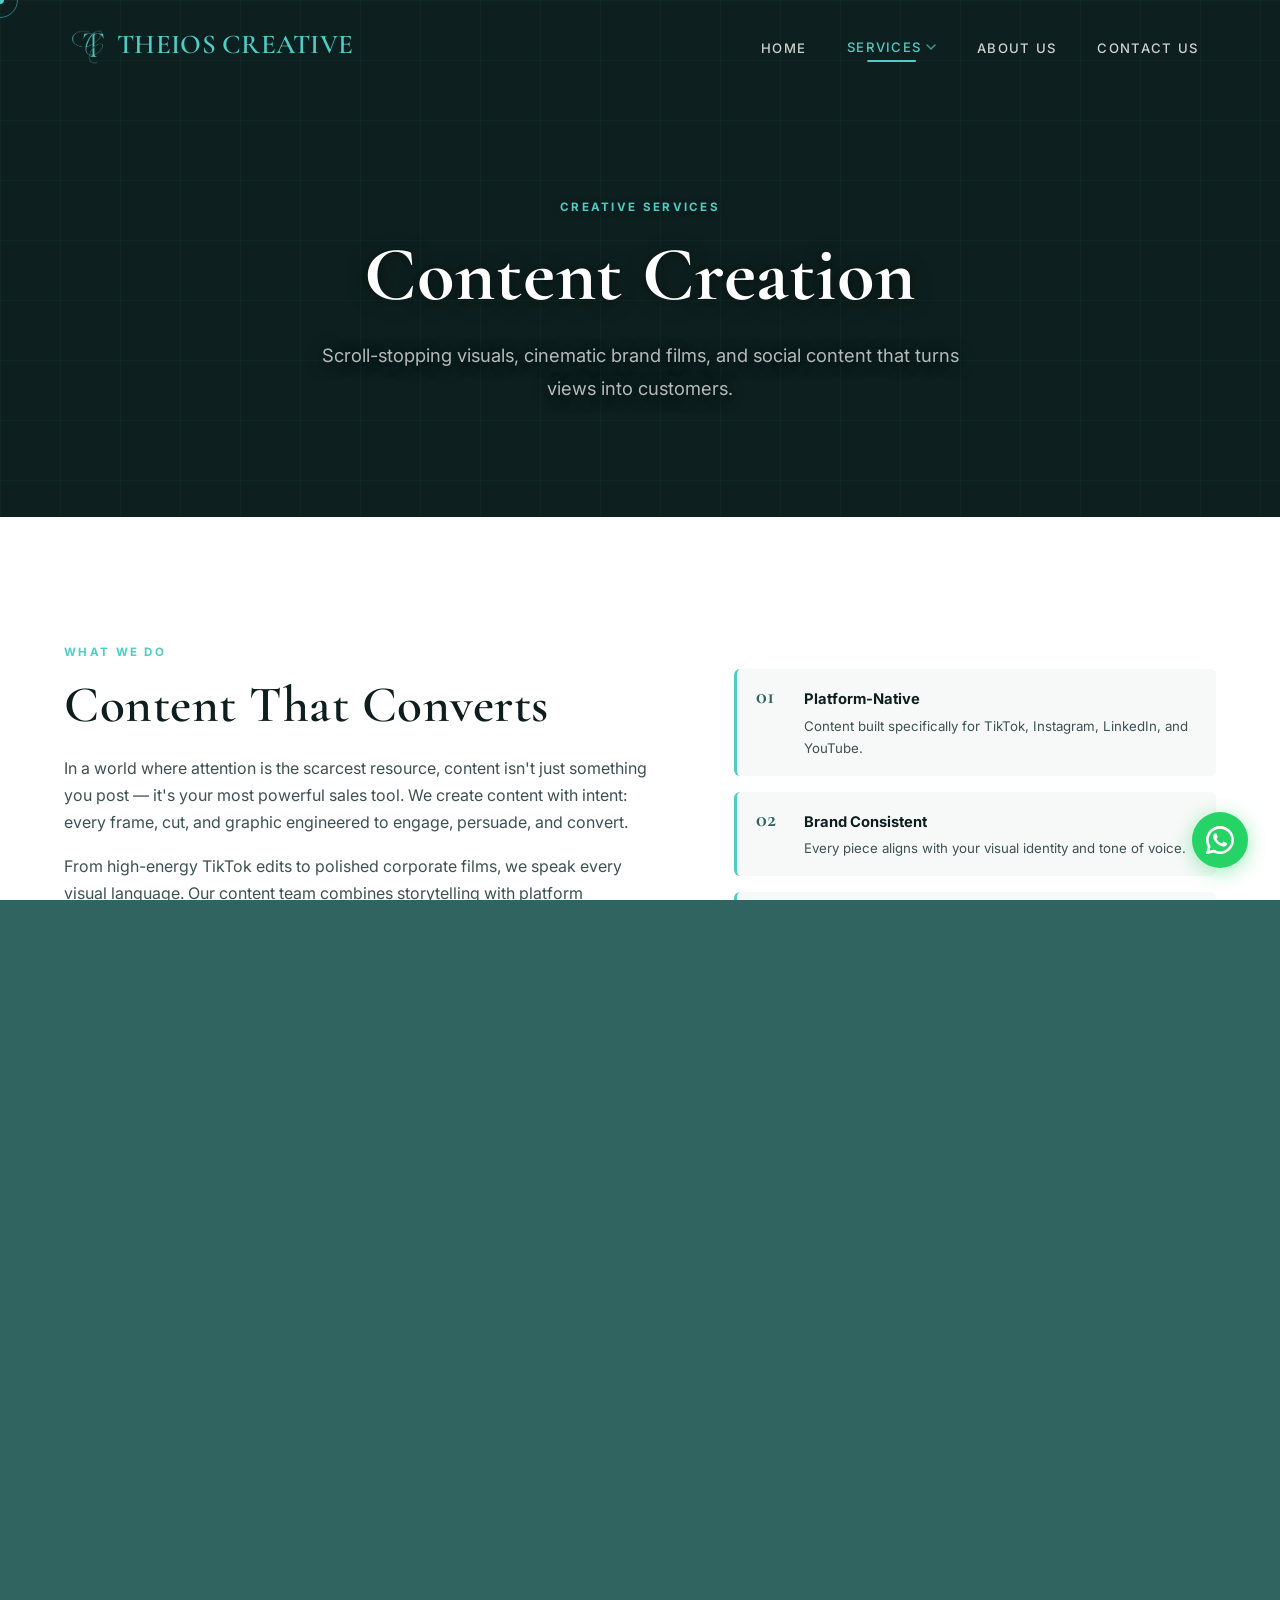
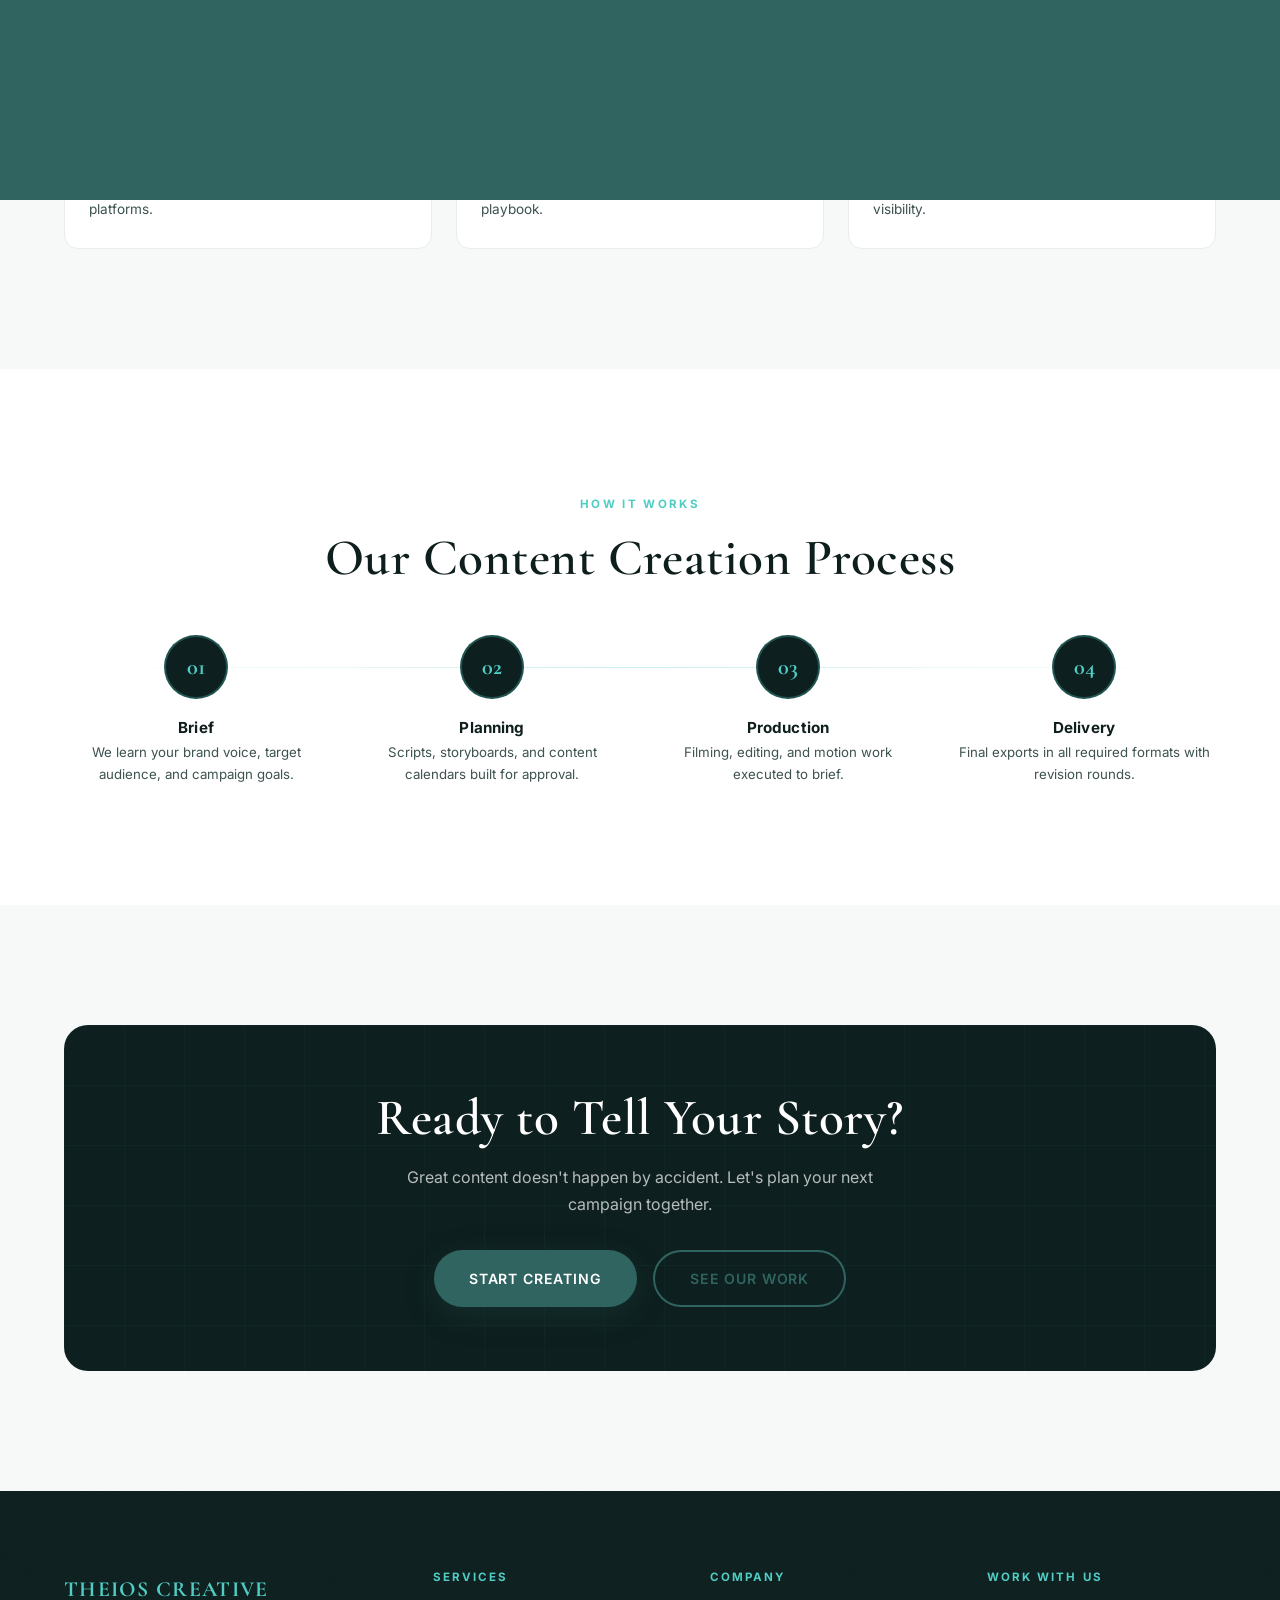
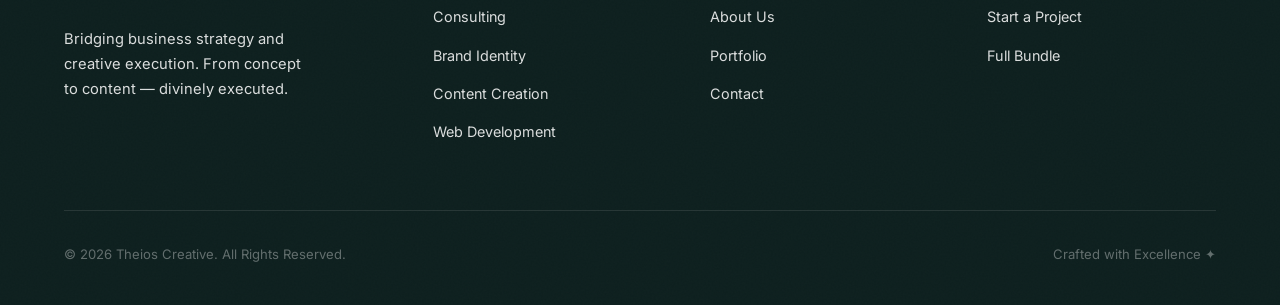
<file: content.html>
<!DOCTYPE html>
<html lang="en">

<head>
    <meta charset="UTF-8" />
    <meta name="viewport" content="width=device-width, initial-scale=1.0" />

    <!-- Primary Meta Tags -->
    <title>Content Creation – Theios Creative | Strategy Meets Clarity</title>
    <meta name="title" content="Content Creation – Theios Creative | Strategy Meets Clarity" />
    <meta name="description"
        content="Scroll-stopping visuals, cinematic brand films, and social content that turns views into customers. Theios Creative content production." />
    <meta name="keywords" content="content creation, TikTok video, reels editing, brand film, motion graphics, social media content, Theios Creative, Ghana creative agency" />
    <meta name="author" content="Theios Creative" />
    <meta name="theme-color" content="#306460" />

    <!-- Canonical URL -->
    <link rel="canonical" href="https://theioscreative.com/content.html" />

    <!-- Open Graph / Facebook -->
    <meta property="og:type" content="website" />
    <meta property="og:url" content="https://theioscreative.com/content.html" />
    <meta property="og:title" content="Content Creation – Theios Creative | Strategy Meets Clarity" />
    <meta property="og:description"
        content="Scroll-stopping visuals, cinematic brand films, and social content that turns views into customers." />
    <meta property="og:image" content="https://theioscreative.com/assets/images/og-image.png" />
    <meta property="og:image:width" content="1200" />
    <meta property="og:image:height" content="630" />
    <meta property="og:site_name" content="Theios Creative" />
    <meta property="og:locale" content="en_US" />

    <!-- Twitter Card -->
    <meta name="twitter:card" content="summary_large_image" />
    <meta name="twitter:url" content="https://theioscreative.com/content.html" />
    <meta name="twitter:title" content="Content Creation – Theios Creative" />
    <meta name="twitter:description"
        content="Scroll-stopping visuals, cinematic brand films, and social content that turns views into customers." />
    <meta name="twitter:image" content="https://theioscreative.com/assets/images/og-image.png" />

    <!-- Favicons -->
    <link rel="icon" type="image/png" sizes="32x32" href="assets/images/TC_favicon.png" />
    <link rel="apple-touch-icon" sizes="180x180" href="assets/images/TC_favicon.png" />

    <link rel="manifest" href="/site.webmanifest" />

    <!-- Preconnect for Performance -->
    <link rel="preconnect" href="https://fonts.googleapis.com" />
    <link rel="preconnect" href="https://fonts.gstatic.com" crossorigin />

    <!-- Stylesheets -->
    <link rel="stylesheet" href="assets/css/style.css?v=6" />
    <link rel="stylesheet" href="assets/css/service-page.css?v=1" />
</head>

<body>

    <!-- Custom Cursor -->
    <div class="cursor-dot" id="cursorDot" aria-hidden="true"></div>
    <div class="cursor-ring" id="cursorRing" aria-hidden="true"></div>

    <!-- Page Transition -->
    <div class="page-transition" id="pageTransition" aria-hidden="true"></div>

    <!-- Navigation -->
    <nav class="navbar scrolled" id="navbar" aria-label="Main navigation">
        <div class="container nav-inner">
            <a href="index.html" class="nav-logo">
                <div class="nav-logos" aria-hidden="true">
                    <img src="assets/images/TC_logo.png" alt="Theios Creative logo" class="nav-logo-img" />
<span class="nav-logo-textmark">Theios Creative</span>
                </div>
            </a>
            <ul class="nav-links">
                <li><a href="index.html">Home</a></li>
                <li class="nav-dropdown-parent">
                    <a href="services.html" class="active nav-has-dropdown" aria-haspopup="true" aria-expanded="false">
                        Services
                        <svg class="nav-dropdown-chevron" width="10" height="6" viewBox="0 0 10 6" fill="none" aria-hidden="true"><path d="M1 1L5 5L9 1" stroke="currentColor" stroke-width="1.5" stroke-linecap="round" stroke-linejoin="round"/></svg>
                    </a>
                    <ul class="nav-dropdown" role="list">
                        <li><a href="identity.html">Brand Identity</a></li>
                        <li><a href="content.html">Content Creation</a></li>
                        <li><a href="digital.html">Web Development</a></li>
                    </ul>
                </li>
                <li><a href="about.html">About Us</a></li>
                <li><a href="contact.html">Contact Us</a></li>
            </ul>

            <button class="nav-toggle" id="nav-toggle" aria-label="Toggle mobile menu">
                <span></span><span></span><span></span>
            </button>
        </div>
    </nav>

    <div class="mobile-menu" id="mobile-menu" role="dialog" aria-modal="true" aria-label="Mobile navigation">
        <a href="index.html">Home</a>
        <div class="mobile-services-group">
          <div class="mobile-services-row">
            <a href="services.html" class="mobile-services-link active">Services</a>
            <button class="mobile-services-toggle" aria-expanded="false" aria-label="Toggle Services sub-menu" type="button">
              <svg width="12" height="12" viewBox="0 0 12 12" fill="none" aria-hidden="true">
                <path d="M2 4l4 4 4-4" stroke="currentColor" stroke-width="1.8" stroke-linecap="round" stroke-linejoin="round"/>
              </svg>
            </button>
          </div>
          <div class="mobile-sub-menu" role="list">
            <a href="identity.html" class="mobile-sub-link" role="listitem">Brand Identity</a>
            <a href="content.html" class="mobile-sub-link active" role="listitem">Content Creation</a>
            <a href="digital.html" class="mobile-sub-link" role="listitem">Web Development</a>
          </div>
        </div>
        <a href="about.html">About</a>
        <a href="contact.html">Contact</a>
    </div>

    <main>

        <!-- ── HERO ──────────────────────────────────────────────── -->
        <section class="sp-page-hero" aria-label="Content Creation hero">
            <div class="sp-page-hero-bg" aria-hidden="true">
                <div class="bg-grid-overlay"></div>
            </div>
            <div class="container sp-page-hero-content text-center">
                <span class="eyebrow reveal" style="color:var(--accent);">Creative Services</span>
                <h1 class="reveal reveal-delay-1">Content Creation</h1>
                <p class="lead reveal reveal-delay-2">
                    Scroll-stopping visuals, cinematic brand films, and social content that turns views into customers.
                </p>
            </div>
        </section>

        <!-- ── OVERVIEW ───────────────────────────────────────────── -->
        <section class="section" aria-label="Content Creation overview">
            <div class="container">
                <div class="svc-overview-grid">
                    <div class="reveal">
                        <span class="eyebrow">What We Do</span>
                        <h2 style="margin-top:0.75rem;">Content That Converts</h2>
                        <p style="margin-top:1.25rem;">
                            In a world where attention is the scarcest resource, content isn't just something you post — it's your most powerful sales tool. We create content with intent: every frame, cut, and graphic engineered to engage, persuade, and convert.
                        </p>
                        <p style="margin-top:1rem;">
                            From high-energy TikTok edits to polished corporate films, we speak every visual language. Our content team combines storytelling with platform intelligence to give your brand the visibility it deserves.
                        </p>
                    </div>
                    <div class="svc-overview-features reveal reveal-delay-1">
                        <div class="svc-feature-item">
                            <div class="svc-feature-icon">01</div>
                            <div>
                                <strong>Platform-Native</strong>
                                <span>Content built specifically for TikTok, Instagram, LinkedIn, and YouTube.</span>
                            </div>
                        </div>
                        <div class="svc-feature-item">
                            <div class="svc-feature-icon">02</div>
                            <div>
                                <strong>Brand Consistent</strong>
                                <span>Every piece aligns with your visual identity and tone of voice.</span>
                            </div>
                        </div>
                        <div class="svc-feature-item">
                            <div class="svc-feature-icon">03</div>
                            <div>
                                <strong>Performance Driven</strong>
                                <span>We track what works and optimise every output for engagement.</span>
                            </div>
                        </div>
                        <div class="svc-feature-item">
                            <div class="svc-feature-icon">04</div>
                            <div>
                                <strong>Fast Turnaround</strong>
                                <span>Agile production timelines without compromising on quality.</span>
                            </div>
                        </div>
                    </div>
                </div>
            </div>
        </section>

        <!-- ── DELIVERABLES ───────────────────────────────────────── -->
        <section class="section" style="background:var(--off-white);" aria-label="Content Creation deliverables">
            <div class="container">
                <div class="text-center reveal" style="margin-bottom:3rem;">
                    <span class="eyebrow">What's Included</span>
                    <h2 style="margin-top:0.75rem;">Content Across Every Format</h2>
                </div>
                <div class="svc-deliverables-grid">
                    <div class="svc-deliverable-card reveal">
                        <div class="svc-deliverable-num">01</div>
                        <h4>TikTok / Reels Editing</h4>
                        <p>High-energy short-form content optimised for the algorithm.</p>
                    </div>
                    <div class="svc-deliverable-card reveal reveal-delay-1">
                        <div class="svc-deliverable-num">02</div>
                        <h4>Corporate Video</h4>
                        <p>Polished brand films and company story content.</p>
                    </div>
                    <div class="svc-deliverable-card reveal reveal-delay-2">
                        <div class="svc-deliverable-num">03</div>
                        <h4>Motion Graphics</h4>
                        <p>Animated text, logos, and infographic content.</p>
                    </div>
                    <div class="svc-deliverable-card reveal">
                        <div class="svc-deliverable-num">04</div>
                        <h4>Social Graphics</h4>
                        <p>Static and animated assets for all major platforms.</p>
                    </div>
                    <div class="svc-deliverable-card reveal reveal-delay-1">
                        <div class="svc-deliverable-num">05</div>
                        <h4>Content Strategy</h4>
                        <p>A 30-day content calendar and platform playbook.</p>
                    </div>
                    <div class="svc-deliverable-card reveal reveal-delay-2">
                        <div class="svc-deliverable-num">06</div>
                        <h4>Monthly Packages</h4>
                        <p>Ongoing content retainers for consistent brand visibility.</p>
                    </div>
                </div>
            </div>
        </section>

        <!-- ── PROCESS ────────────────────────────────────────────── -->
        <section class="section" aria-label="Content Creation process">
            <div class="container">
                <div class="text-center reveal" style="margin-bottom:3rem;">
                    <span class="eyebrow">How It Works</span>
                    <h2 style="margin-top:0.75rem;">Our Content Creation Process</h2>
                </div>
                <div class="svc-process-steps">
                    <div class="svc-step reveal">
                        <div class="svc-step-num">01</div>
                        <h4>Brief</h4>
                        <p>We learn your brand voice, target audience, and campaign goals.</p>
                    </div>
                    <div class="svc-step reveal reveal-delay-1">
                        <div class="svc-step-num">02</div>
                        <h4>Planning</h4>
                        <p>Scripts, storyboards, and content calendars built for approval.</p>
                    </div>
                    <div class="svc-step reveal reveal-delay-2">
                        <div class="svc-step-num">03</div>
                        <h4>Production</h4>
                        <p>Filming, editing, and motion work executed to brief.</p>
                    </div>
                    <div class="svc-step reveal reveal-delay-2">
                        <div class="svc-step-num">04</div>
                        <h4>Delivery</h4>
                        <p>Final exports in all required formats with revision rounds.</p>
                    </div>
                </div>
            </div>
        </section>

        <!-- ── CTA ───────────────────────────────────────────────── -->
        <section class="section" style="background:var(--off-white);" aria-label="Content Creation CTA">
            <div class="container">
                <div class="svc-cta-banner reveal">
                    <h2>Ready to Tell Your Story?</h2>
                    <p>Great content doesn't happen by accident. Let's plan your next campaign together.</p>
                    <div class="svc-cta-actions">
                        <a href="contact.html" class="btn btn-primary">Start Creating</a>
                        <a href="services.html#portfolio" class="btn btn-ghost">See Our Work</a>
                    </div>
                </div>
            </div>
        </section>

    </main>

    <!-- Footer -->
    <footer class="footer noise">
        <div class="container">
            <div class="footer-grid">
                <div class="footer-brand">
                    <div class="footer-wordmark">THEIOS CREATIVE</div>
                    <p>Bridging business strategy and creative execution. From concept to content — divinely executed.
                    </p>
                </div>
                <div class="footer-col">
                    <h5>Services</h5>
                    <ul>
                        <li><a href="services.html#consulting">Consulting</a></li>
                        <li><a href="services.html#identity">Brand Identity</a></li>
                        <li><a href="services.html#content">Content Creation</a></li>
                        <li><a href="services.html#digital">Web Development</a></li>
                    </ul>
                </div>
                <div class="footer-col">
                    <h5>Company</h5>
                    <ul>
                        <li><a href="about.html">About Us</a></li>
                        <li><a href="services.html#portfolio">Portfolio</a></li>
                        <li><a href="contact.html">Contact</a></li>
                    </ul>
                </div>
                <div class="footer-col">
                    <h5>Work With Us</h5>
                    <ul>
                        <li><a href="contact.html">Start a Project</a></li>
                        <li><a href="contact.html#full-bundle">Full Bundle</a></li>
                    </ul>
                </div>
            </div>
            <div class="footer-bottom">
                <p style="color:rgba(255,255,255,0.35);font-size:0.82rem;">© 2026 Theios Creative. All Rights Reserved.
                </p>
                <p style="color:rgba(255,255,255,0.35);font-size:0.82rem;">Crafted with Excellence ✦</p>
            </div>
        </div>
    </footer>

  <!-- WhatsApp Floating Chat Button -->
  <a href="https://wa.me/23324776829" class="whatsapp-float" target="_blank" rel="noopener noreferrer" aria-label="Chat with us on WhatsApp">
    <svg class="whatsapp-icon" viewBox="0 0 24 24" fill="currentColor" xmlns="http://www.w3.org/2000/svg">
      <path d="M17.472 14.382c-.297-.149-1.758-.867-2.03-.967-.273-.099-.471-.148-.67.15-.197.297-.767.966-.94 1.164-.173.199-.347.223-.644.075-.297-.15-1.255-.463-2.39-1.475-.883-.788-1.48-1.761-1.653-2.059-.173-.297-.018-.458.13-.606.134-.133.298-.347.446-.52.149-.174.198-.298.298-.497.099-.198.05-.371-.025-.52-.075-.149-.669-1.612-.916-2.207-.242-.579-.487-.5-.669-.51-.173-.008-.371-.01-.57-.01-.198 0-.52.074-.792.372-.272.297-1.04 1.016-1.04 2.479 0 1.462 1.065 2.875 1.213 3.074.149.198 2.096 3.2 5.077 4.487.709.306 1.262.489 1.694.625.712.227 1.36.195 1.871.118.571-.085 1.758-.719 2.006-1.413.248-.694.248-1.289.173-1.413-.074-.124-.272-.198-.57-.347z"/>
      <path d="M12 0C5.373 0 0 5.373 0 12c0 2.117.552 4.103 1.516 5.829L.057 23.273a.75.75 0 00.92.92l5.444-1.459A11.945 11.945 0 0012 24c6.627 0 12-5.373 12-12S18.627 0 12 0zm0 21.75a9.695 9.695 0 01-4.952-1.355l-.355-.211-3.676.985.986-3.592-.229-.37A9.695 9.695 0 012.25 12C2.25 6.615 6.615 2.25 12 2.25S21.75 6.615 21.75 12 17.385 21.75 12 21.75z"/>
    </svg>
    <span class="whatsapp-tooltip">Chat with us</span>
  </a>

    <script src="assets/js/main.js?v=6"></script>
</body>

</html>
</file>
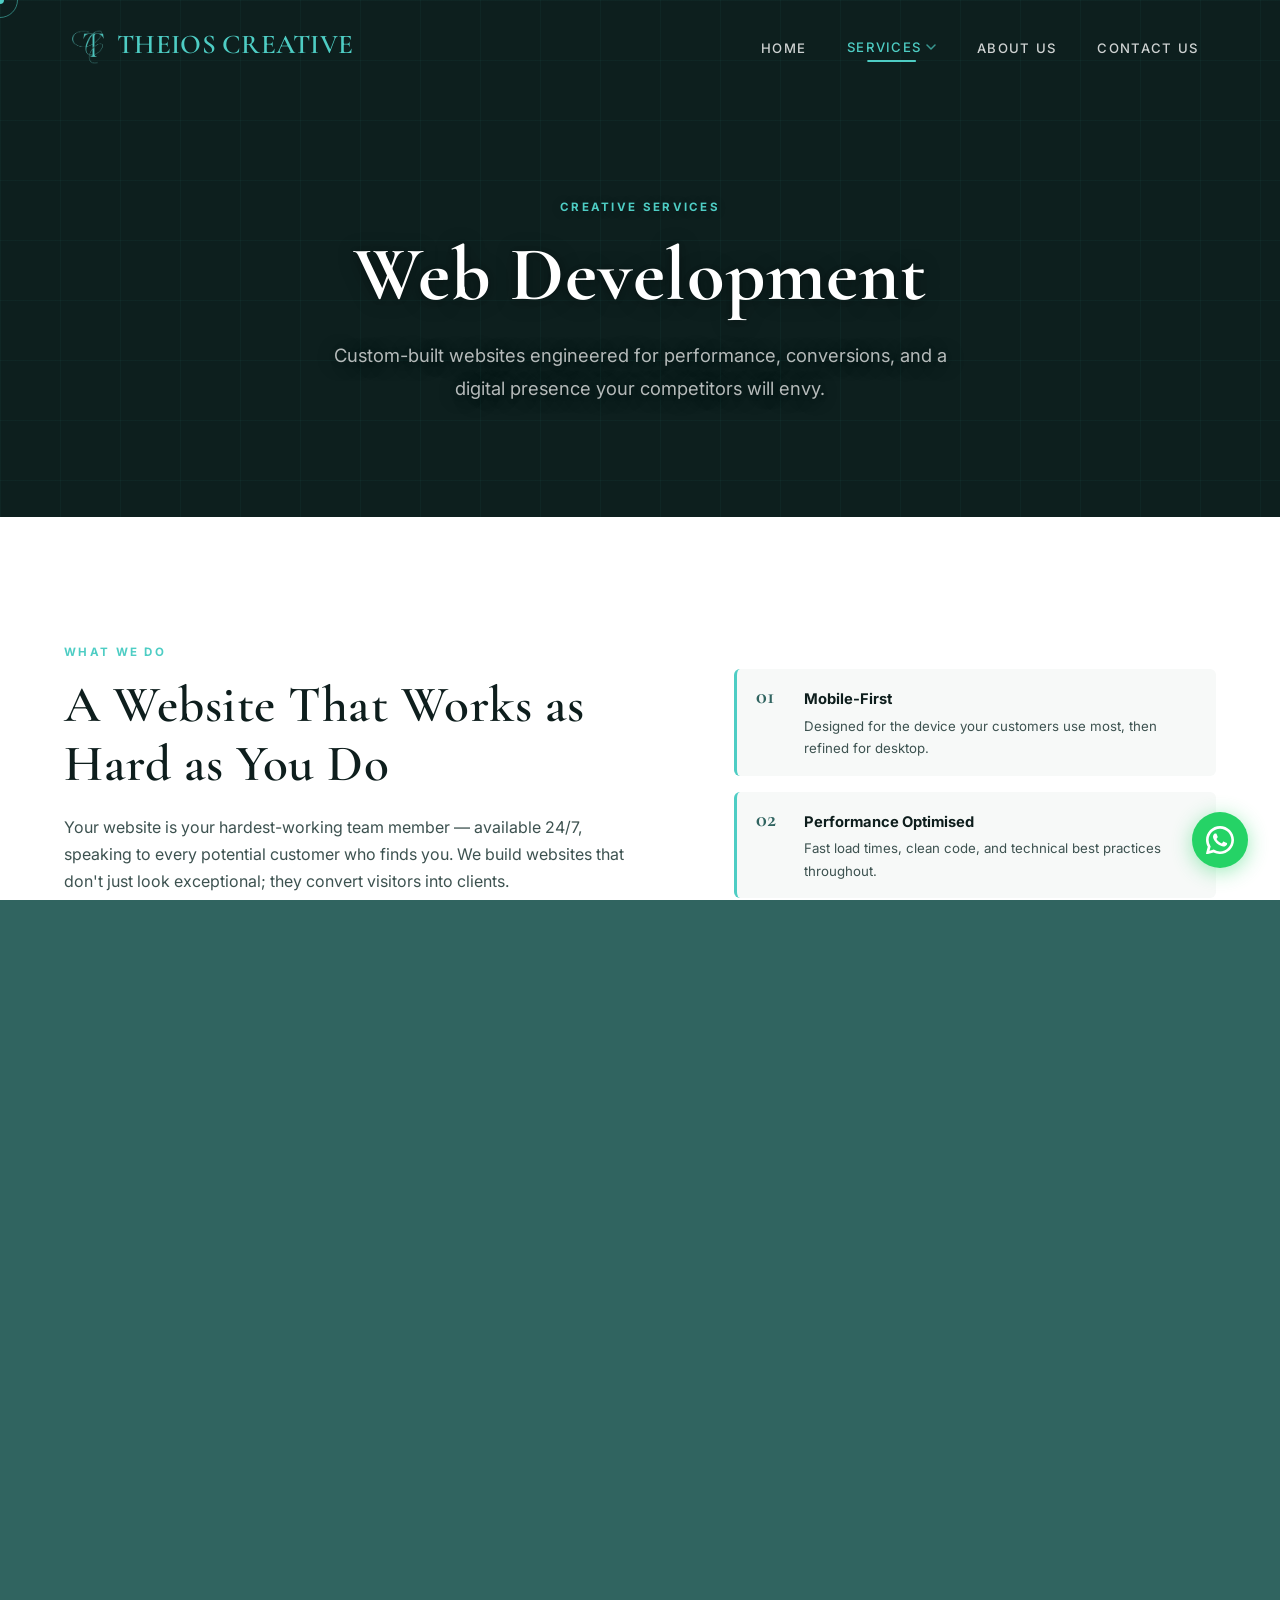
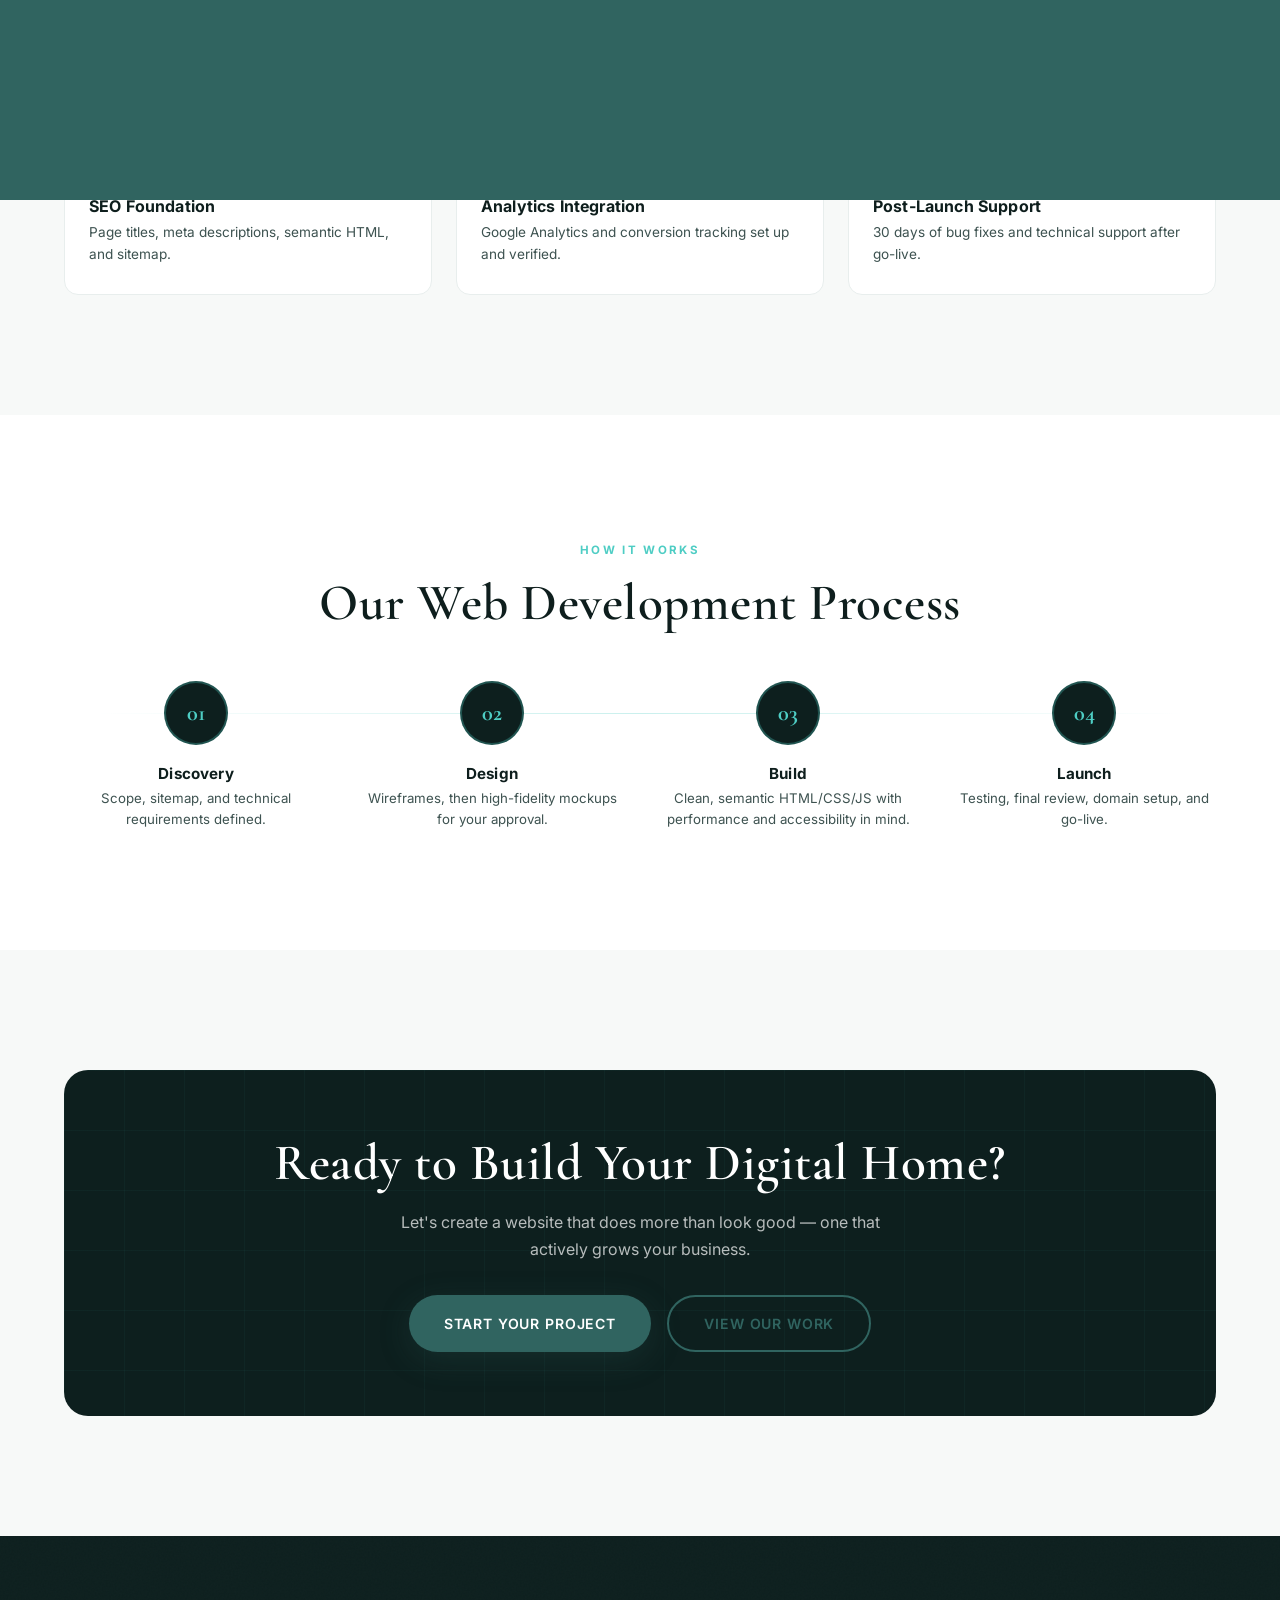
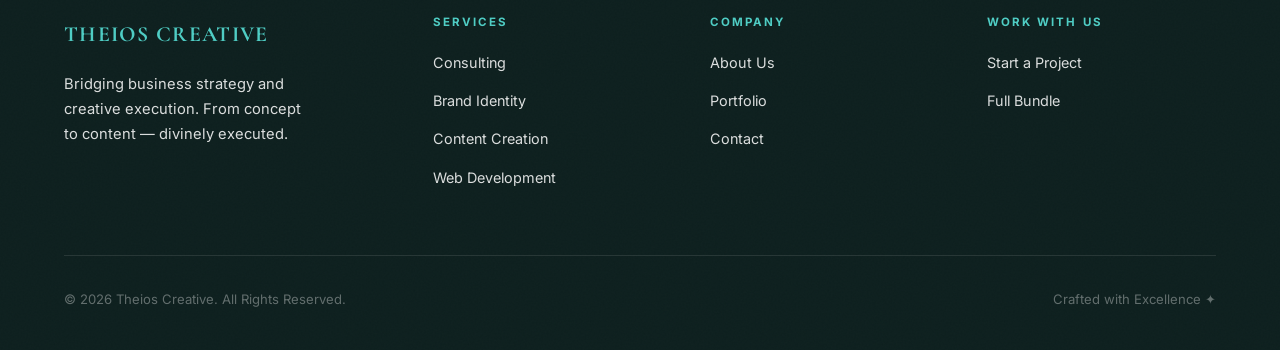
<file: digital.html>
<!DOCTYPE html>
<html lang="en">

<head>
    <meta charset="UTF-8" />
    <meta name="viewport" content="width=device-width, initial-scale=1.0" />

    <!-- Primary Meta Tags -->
    <title>Web Development – Theios Creative | Strategy Meets Clarity</title>
    <meta name="title" content="Web Development – Theios Creative | Strategy Meets Clarity" />
    <meta name="description"
        content="Custom-built websites engineered for performance, conversions, and a digital presence your competitors will envy. Theios Creative web development." />
    <meta name="keywords" content="web development, website design, mobile-first, performance optimisation, SEO, conversion focused, Theios Creative, Ghana creative agency" />
    <meta name="author" content="Theios Creative" />
    <meta name="theme-color" content="#306460" />

    <!-- Canonical URL -->
    <link rel="canonical" href="https://theioscreative.com/digital.html" />

    <!-- Open Graph / Facebook -->
    <meta property="og:type" content="website" />
    <meta property="og:url" content="https://theioscreative.com/digital.html" />
    <meta property="og:title" content="Web Development – Theios Creative | Strategy Meets Clarity" />
    <meta property="og:description"
        content="Custom-built websites engineered for performance, conversions, and a digital presence your competitors will envy." />
    <meta property="og:image" content="https://theioscreative.com/assets/images/og-image.png" />
    <meta property="og:image:width" content="1200" />
    <meta property="og:image:height" content="630" />
    <meta property="og:site_name" content="Theios Creative" />
    <meta property="og:locale" content="en_US" />

    <!-- Twitter Card -->
    <meta name="twitter:card" content="summary_large_image" />
    <meta name="twitter:url" content="https://theioscreative.com/digital.html" />
    <meta name="twitter:title" content="Web Development – Theios Creative" />
    <meta name="twitter:description"
        content="Custom-built websites engineered for performance, conversions, and a digital presence your competitors will envy." />
    <meta name="twitter:image" content="https://theioscreative.com/assets/images/og-image.png" />

    <!-- Favicons -->
    <link rel="icon" type="image/png" sizes="32x32" href="assets/images/TC_favicon.png" />
    <link rel="apple-touch-icon" sizes="180x180" href="assets/images/TC_favicon.png" />

    <link rel="manifest" href="/site.webmanifest" />

    <!-- Preconnect for Performance -->
    <link rel="preconnect" href="https://fonts.googleapis.com" />
    <link rel="preconnect" href="https://fonts.gstatic.com" crossorigin />

    <!-- Stylesheets -->
    <link rel="stylesheet" href="assets/css/style.css?v=6" />
    <link rel="stylesheet" href="assets/css/service-page.css?v=1" />
</head>

<body>

    <!-- Custom Cursor -->
    <div class="cursor-dot" id="cursorDot" aria-hidden="true"></div>
    <div class="cursor-ring" id="cursorRing" aria-hidden="true"></div>

    <!-- Page Transition -->
    <div class="page-transition" id="pageTransition" aria-hidden="true"></div>

    <!-- Navigation -->
    <nav class="navbar scrolled" id="navbar" aria-label="Main navigation">
        <div class="container nav-inner">
            <a href="index.html" class="nav-logo">
                <div class="nav-logos" aria-hidden="true">
                    <img src="assets/images/TC_logo.png" alt="Theios Creative logo" class="nav-logo-img" />
<span class="nav-logo-textmark">Theios Creative</span>
                </div>
            </a>
            <ul class="nav-links">
                <li><a href="index.html">Home</a></li>
                <li class="nav-dropdown-parent">
                    <a href="services.html" class="active nav-has-dropdown" aria-haspopup="true" aria-expanded="false">
                        Services
                        <svg class="nav-dropdown-chevron" width="10" height="6" viewBox="0 0 10 6" fill="none" aria-hidden="true"><path d="M1 1L5 5L9 1" stroke="currentColor" stroke-width="1.5" stroke-linecap="round" stroke-linejoin="round"/></svg>
                    </a>
                    <ul class="nav-dropdown" role="list">
                        <li><a href="identity.html">Brand Identity</a></li>
                        <li><a href="content.html">Content Creation</a></li>
                        <li><a href="digital.html">Web Development</a></li>
                    </ul>
                </li>
                <li><a href="about.html">About Us</a></li>
                <li><a href="contact.html">Contact Us</a></li>
            </ul>

            <button class="nav-toggle" id="nav-toggle" aria-label="Toggle mobile menu">
                <span></span><span></span><span></span>
            </button>
        </div>
    </nav>

    <div class="mobile-menu" id="mobile-menu" role="dialog" aria-modal="true" aria-label="Mobile navigation">
        <a href="index.html">Home</a>
        <div class="mobile-services-group">
          <div class="mobile-services-row">
            <a href="services.html" class="mobile-services-link active">Services</a>
            <button class="mobile-services-toggle" aria-expanded="false" aria-label="Toggle Services sub-menu" type="button">
              <svg width="12" height="12" viewBox="0 0 12 12" fill="none" aria-hidden="true">
                <path d="M2 4l4 4 4-4" stroke="currentColor" stroke-width="1.8" stroke-linecap="round" stroke-linejoin="round"/>
              </svg>
            </button>
          </div>
          <div class="mobile-sub-menu" role="list">
            <a href="identity.html" class="mobile-sub-link" role="listitem">Brand Identity</a>
            <a href="content.html" class="mobile-sub-link" role="listitem">Content Creation</a>
            <a href="digital.html" class="mobile-sub-link active" role="listitem">Web Development</a>
          </div>
        </div>
        <a href="about.html">About</a>
        <a href="contact.html">Contact</a>
    </div>

    <main>

        <!-- ── HERO ──────────────────────────────────────────────── -->
        <section class="sp-page-hero" aria-label="Web Development hero">
            <div class="sp-page-hero-bg" aria-hidden="true">
                <div class="bg-grid-overlay"></div>
            </div>
            <div class="container sp-page-hero-content text-center">
                <span class="eyebrow reveal" style="color:var(--accent);">Creative Services</span>
                <h1 class="reveal reveal-delay-1">Web Development</h1>
                <p class="lead reveal reveal-delay-2">
                    Custom-built websites engineered for performance, conversions, and a digital presence your competitors will envy.
                </p>
            </div>
        </section>

        <!-- ── OVERVIEW ───────────────────────────────────────────── -->
        <section class="section" aria-label="Web Development overview">
            <div class="container">
                <div class="svc-overview-grid">
                    <div class="reveal">
                        <span class="eyebrow">What We Do</span>
                        <h2 style="margin-top:0.75rem;">A Website That Works as Hard as You Do</h2>
                        <p style="margin-top:1.25rem;">
                            Your website is your hardest-working team member — available 24/7, speaking to every potential customer who finds you. We build websites that don't just look exceptional; they convert visitors into clients.
                        </p>
                        <p style="margin-top:1rem;">
                            From architecture to launch, we handle everything: UX strategy, mobile-first design, performance optimisation, and SEO foundations — so your digital presence is as powerful as your ambitions.
                        </p>
                    </div>
                    <div class="svc-overview-features reveal reveal-delay-1">
                        <div class="svc-feature-item">
                            <div class="svc-feature-icon">01</div>
                            <div>
                                <strong>Mobile-First</strong>
                                <span>Designed for the device your customers use most, then refined for desktop.</span>
                            </div>
                        </div>
                        <div class="svc-feature-item">
                            <div class="svc-feature-icon">02</div>
                            <div>
                                <strong>Performance Optimised</strong>
                                <span>Fast load times, clean code, and technical best practices throughout.</span>
                            </div>
                        </div>
                        <div class="svc-feature-item">
                            <div class="svc-feature-icon">03</div>
                            <div>
                                <strong>Conversion Focused</strong>
                                <span>Every page structured to guide visitors towards your key actions.</span>
                            </div>
                        </div>
                        <div class="svc-feature-item">
                            <div class="svc-feature-icon">04</div>
                            <div>
                                <strong>SEO Ready</strong>
                                <span>Semantic HTML, meta strategy, and structured data from day one.</span>
                            </div>
                        </div>
                    </div>
                </div>
            </div>
        </section>

        <!-- ── DELIVERABLES ───────────────────────────────────────── -->
        <section class="section" style="background:var(--off-white);" aria-label="Web Development deliverables">
            <div class="container">
                <div class="text-center reveal" style="margin-bottom:3rem;">
                    <span class="eyebrow">What's Included</span>
                    <h2 style="margin-top:0.75rem;">Everything Required to Launch and Grow</h2>
                </div>
                <div class="svc-deliverables-grid">
                    <div class="svc-deliverable-card reveal">
                        <div class="svc-deliverable-num">01</div>
                        <h4>Custom Design</h4>
                        <p>Unique, on-brand layouts built from scratch — no templates.</p>
                    </div>
                    <div class="svc-deliverable-card reveal reveal-delay-1">
                        <div class="svc-deliverable-num">02</div>
                        <h4>Mobile-First Build</h4>
                        <p>Fully responsive across all screen sizes and devices.</p>
                    </div>
                    <div class="svc-deliverable-card reveal reveal-delay-2">
                        <div class="svc-deliverable-num">03</div>
                        <h4>Performance Optimisation</h4>
                        <p>Compressed assets, lazy loading, and sub-3-second load times.</p>
                    </div>
                    <div class="svc-deliverable-card reveal">
                        <div class="svc-deliverable-num">04</div>
                        <h4>SEO Foundation</h4>
                        <p>Page titles, meta descriptions, semantic HTML, and sitemap.</p>
                    </div>
                    <div class="svc-deliverable-card reveal reveal-delay-1">
                        <div class="svc-deliverable-num">05</div>
                        <h4>Analytics Integration</h4>
                        <p>Google Analytics and conversion tracking set up and verified.</p>
                    </div>
                    <div class="svc-deliverable-card reveal reveal-delay-2">
                        <div class="svc-deliverable-num">06</div>
                        <h4>Post-Launch Support</h4>
                        <p>30 days of bug fixes and technical support after go-live.</p>
                    </div>
                </div>
            </div>
        </section>

        <!-- ── PROCESS ────────────────────────────────────────────── -->
        <section class="section" aria-label="Web Development process">
            <div class="container">
                <div class="text-center reveal" style="margin-bottom:3rem;">
                    <span class="eyebrow">How It Works</span>
                    <h2 style="margin-top:0.75rem;">Our Web Development Process</h2>
                </div>
                <div class="svc-process-steps">
                    <div class="svc-step reveal">
                        <div class="svc-step-num">01</div>
                        <h4>Discovery</h4>
                        <p>Scope, sitemap, and technical requirements defined.</p>
                    </div>
                    <div class="svc-step reveal reveal-delay-1">
                        <div class="svc-step-num">02</div>
                        <h4>Design</h4>
                        <p>Wireframes, then high-fidelity mockups for your approval.</p>
                    </div>
                    <div class="svc-step reveal reveal-delay-2">
                        <div class="svc-step-num">03</div>
                        <h4>Build</h4>
                        <p>Clean, semantic HTML/CSS/JS with performance and accessibility in mind.</p>
                    </div>
                    <div class="svc-step reveal reveal-delay-2">
                        <div class="svc-step-num">04</div>
                        <h4>Launch</h4>
                        <p>Testing, final review, domain setup, and go-live.</p>
                    </div>
                </div>
            </div>
        </section>

        <!-- ── CTA ───────────────────────────────────────────────── -->
        <section class="section" style="background:var(--off-white);" aria-label="Web Development CTA">
            <div class="container">
                <div class="svc-cta-banner reveal">
                    <h2>Ready to Build Your Digital Home?</h2>
                    <p>Let's create a website that does more than look good — one that actively grows your business.</p>
                    <div class="svc-cta-actions">
                        <a href="contact.html" class="btn btn-primary">Start Your Project</a>
                        <a href="services.html#portfolio" class="btn btn-ghost">View Our Work</a>
                    </div>
                </div>
            </div>
        </section>

    </main>

    <!-- Footer -->
    <footer class="footer noise">
        <div class="container">
            <div class="footer-grid">
                <div class="footer-brand">
                    <div class="footer-wordmark">THEIOS CREATIVE</div>
                    <p>Bridging business strategy and creative execution. From concept to content — divinely executed.
                    </p>
                </div>
                <div class="footer-col">
                    <h5>Services</h5>
                    <ul>
                        <li><a href="services.html#consulting">Consulting</a></li>
                        <li><a href="services.html#identity">Brand Identity</a></li>
                        <li><a href="services.html#content">Content Creation</a></li>
                        <li><a href="services.html#digital">Web Development</a></li>
                    </ul>
                </div>
                <div class="footer-col">
                    <h5>Company</h5>
                    <ul>
                        <li><a href="about.html">About Us</a></li>
                        <li><a href="services.html#portfolio">Portfolio</a></li>
                        <li><a href="contact.html">Contact</a></li>
                    </ul>
                </div>
                <div class="footer-col">
                    <h5>Work With Us</h5>
                    <ul>
                        <li><a href="contact.html">Start a Project</a></li>
                        <li><a href="contact.html#full-bundle">Full Bundle</a></li>
                    </ul>
                </div>
            </div>
            <div class="footer-bottom">
                <p style="color:rgba(255,255,255,0.35);font-size:0.82rem;">© 2026 Theios Creative. All Rights Reserved.
                </p>
                <p style="color:rgba(255,255,255,0.35);font-size:0.82rem;">Crafted with Excellence ✦</p>
            </div>
        </div>
    </footer>

  <!-- WhatsApp Floating Chat Button -->
  <a href="https://wa.me/23324776829" class="whatsapp-float" target="_blank" rel="noopener noreferrer" aria-label="Chat with us on WhatsApp">
    <svg class="whatsapp-icon" viewBox="0 0 24 24" fill="currentColor" xmlns="http://www.w3.org/2000/svg">
      <path d="M17.472 14.382c-.297-.149-1.758-.867-2.03-.967-.273-.099-.471-.148-.67.15-.197.297-.767.966-.94 1.164-.173.199-.347.223-.644.075-.297-.15-1.255-.463-2.39-1.475-.883-.788-1.48-1.761-1.653-2.059-.173-.297-.018-.458.13-.606.134-.133.298-.347.446-.52.149-.174.198-.298.298-.497.099-.198.05-.371-.025-.52-.075-.149-.669-1.612-.916-2.207-.242-.579-.487-.5-.669-.51-.173-.008-.371-.01-.57-.01-.198 0-.52.074-.792.372-.272.297-1.04 1.016-1.04 2.479 0 1.462 1.065 2.875 1.213 3.074.149.198 2.096 3.2 5.077 4.487.709.306 1.262.489 1.694.625.712.227 1.36.195 1.871.118.571-.085 1.758-.719 2.006-1.413.248-.694.248-1.289.173-1.413-.074-.124-.272-.198-.57-.347z"/>
      <path d="M12 0C5.373 0 0 5.373 0 12c0 2.117.552 4.103 1.516 5.829L.057 23.273a.75.75 0 00.92.92l5.444-1.459A11.945 11.945 0 0012 24c6.627 0 12-5.373 12-12S18.627 0 12 0zm0 21.75a9.695 9.695 0 01-4.952-1.355l-.355-.211-3.676.985.986-3.592-.229-.37A9.695 9.695 0 012.25 12C2.25 6.615 6.615 2.25 12 2.25S21.75 6.615 21.75 12 17.385 21.75 12 21.75z"/>
    </svg>
    <span class="whatsapp-tooltip">Chat with us</span>
  </a>

    <script src="assets/js/main.js?v=6"></script>
</body>

</html>
</file>
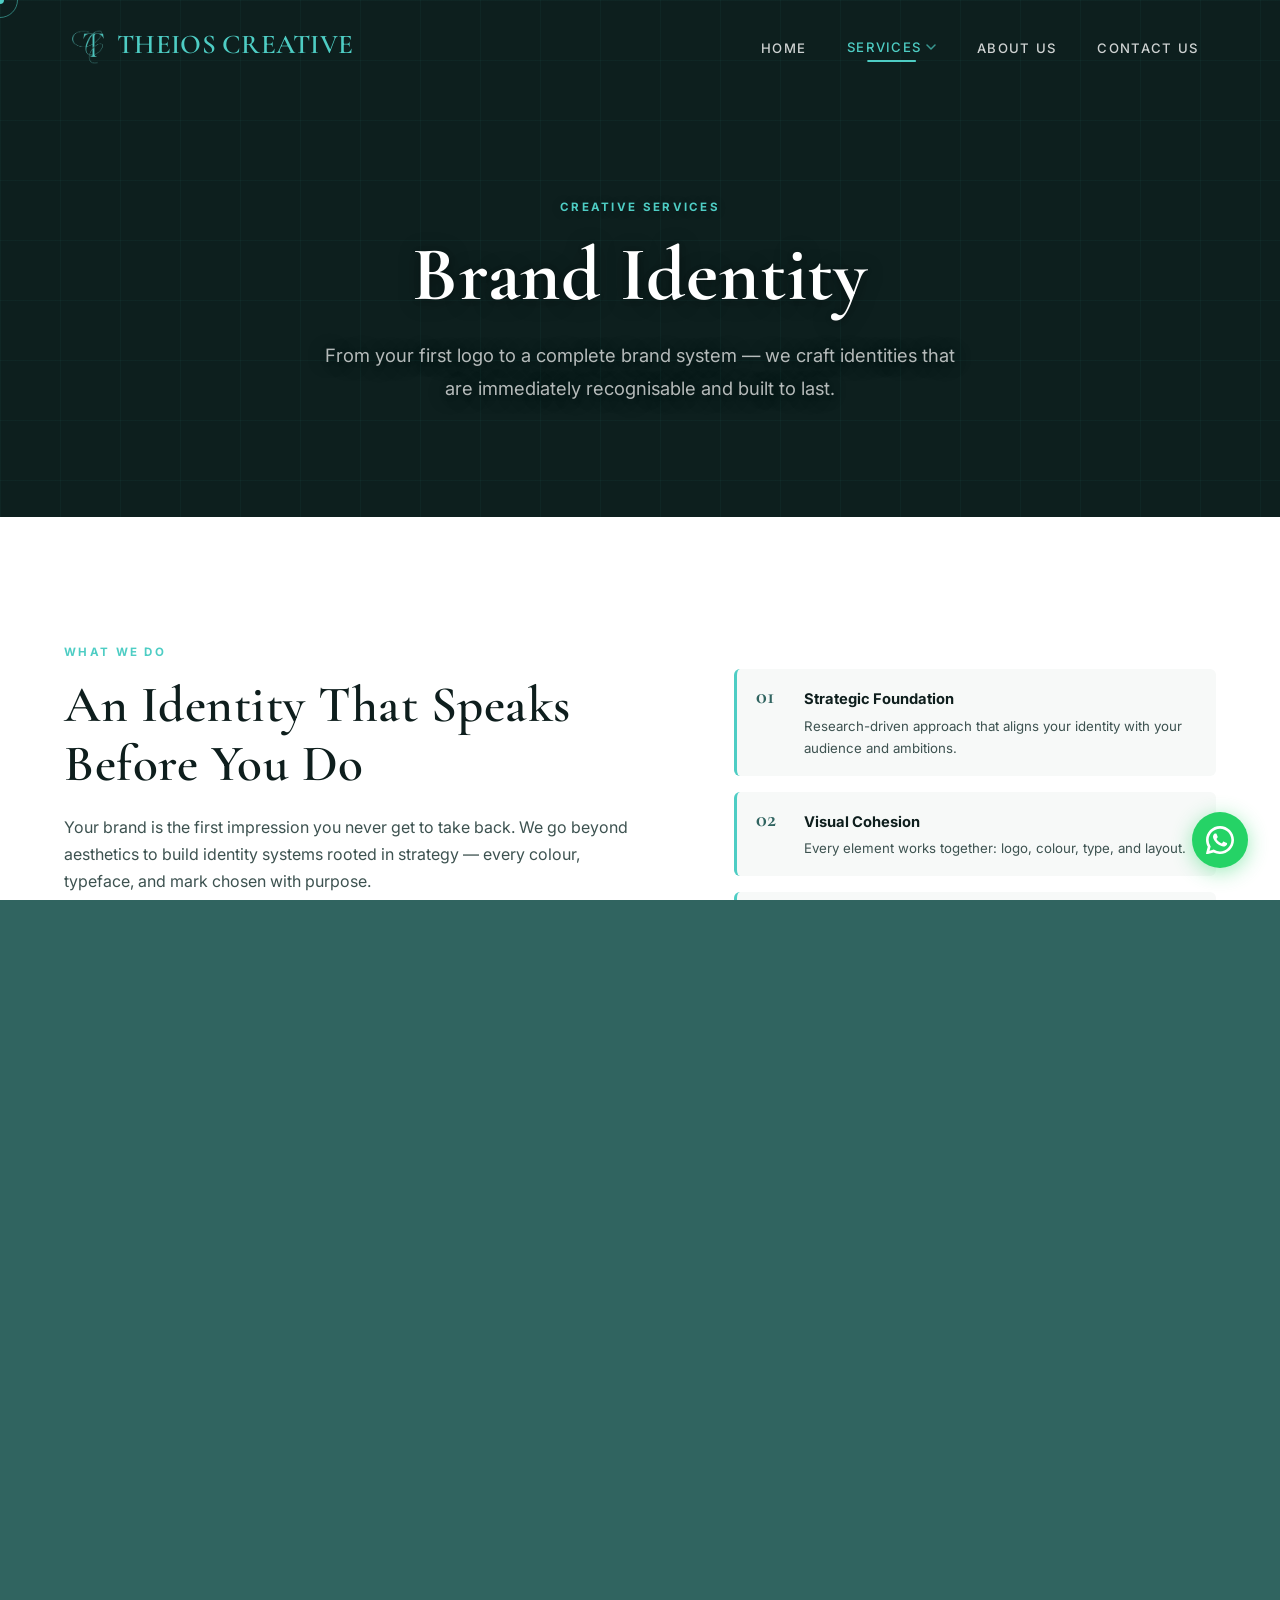
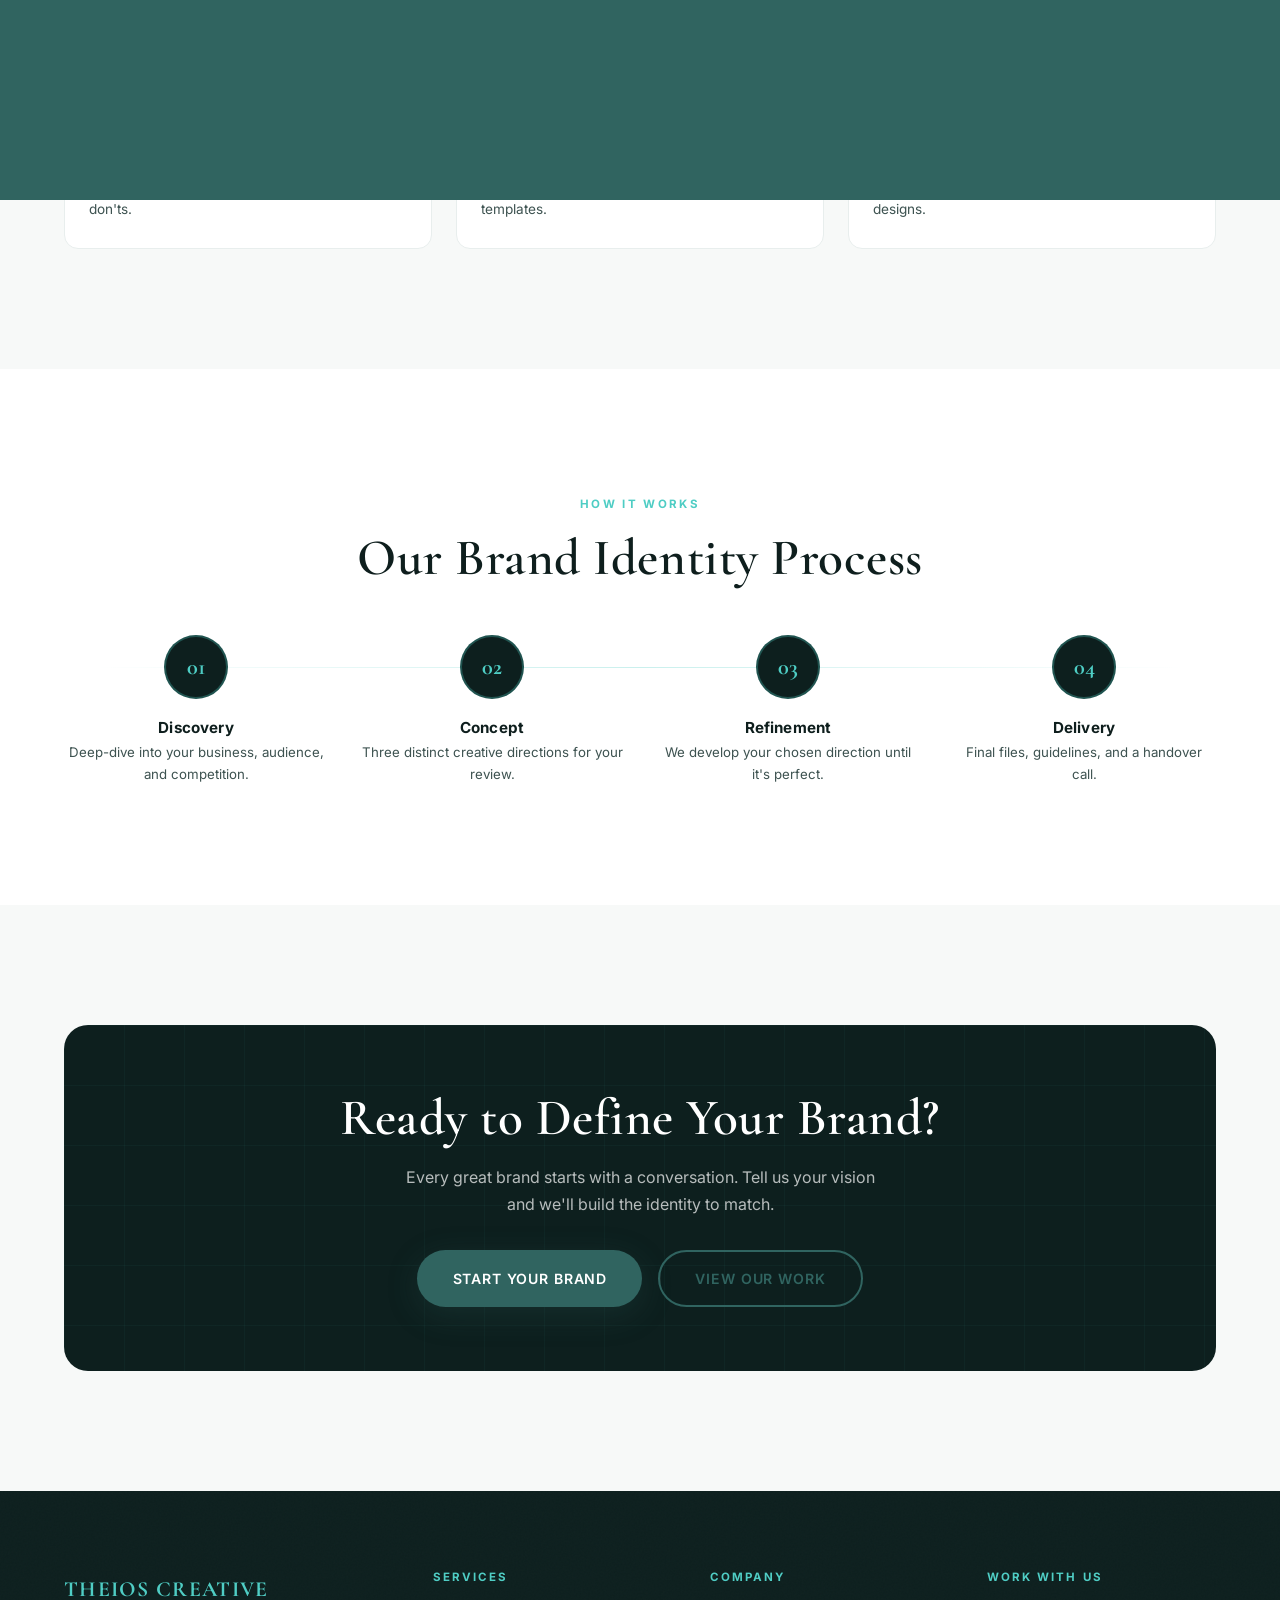
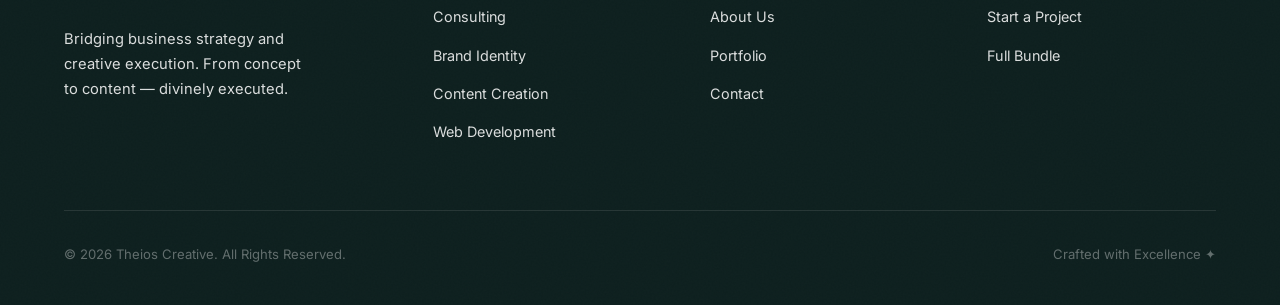
<file: identity.html>
<!DOCTYPE html>
<html lang="en">

<head>
    <meta charset="UTF-8" />
    <meta name="viewport" content="width=device-width, initial-scale=1.0" />

    <!-- Primary Meta Tags -->
    <title>Brand Identity – Theios Creative | Strategy Meets Clarity</title>
    <meta name="title" content="Brand Identity – Theios Creative | Strategy Meets Clarity" />
    <meta name="description"
        content="From your first logo to a complete brand system — Theios Creative crafts identities that are immediately recognisable and built to last." />
    <meta name="keywords" content="brand identity, logo design, brand system, typography, colour palette, brand guidelines, Theios Creative, Ghana creative agency" />
    <meta name="author" content="Theios Creative" />
    <meta name="theme-color" content="#306460" />

    <!-- Canonical URL -->
    <link rel="canonical" href="https://theioscreative.com/identity.html" />

    <!-- Open Graph / Facebook -->
    <meta property="og:type" content="website" />
    <meta property="og:url" content="https://theioscreative.com/identity.html" />
    <meta property="og:title" content="Brand Identity – Theios Creative | Strategy Meets Clarity" />
    <meta property="og:description"
        content="From your first logo to a complete brand system — we craft identities that are immediately recognisable and built to last." />
    <meta property="og:image" content="https://theioscreative.com/assets/images/og-image.png" />
    <meta property="og:image:width" content="1200" />
    <meta property="og:image:height" content="630" />
    <meta property="og:site_name" content="Theios Creative" />
    <meta property="og:locale" content="en_US" />

    <!-- Twitter Card -->
    <meta name="twitter:card" content="summary_large_image" />
    <meta name="twitter:url" content="https://theioscreative.com/identity.html" />
    <meta name="twitter:title" content="Brand Identity – Theios Creative" />
    <meta name="twitter:description"
        content="From your first logo to a complete brand system — we craft identities that are immediately recognisable and built to last." />
    <meta name="twitter:image" content="https://theioscreative.com/assets/images/og-image.png" />

    <!-- Favicons -->
    <link rel="icon" type="image/png" sizes="32x32" href="assets/images/TC_favicon.png" />
    <link rel="apple-touch-icon" sizes="180x180" href="assets/images/TC_favicon.png" />

    <link rel="manifest" href="/site.webmanifest" />

    <!-- Preconnect for Performance -->
    <link rel="preconnect" href="https://fonts.googleapis.com" />
    <link rel="preconnect" href="https://fonts.gstatic.com" crossorigin />

    <!-- Stylesheets -->
    <link rel="stylesheet" href="assets/css/style.css?v=6" />
    <link rel="stylesheet" href="assets/css/service-page.css?v=1" />
</head>

<body>

    <!-- Custom Cursor -->
    <div class="cursor-dot" id="cursorDot" aria-hidden="true"></div>
    <div class="cursor-ring" id="cursorRing" aria-hidden="true"></div>

    <!-- Page Transition -->
    <div class="page-transition" id="pageTransition" aria-hidden="true"></div>

    <!-- Navigation -->
    <nav class="navbar scrolled" id="navbar" aria-label="Main navigation">
        <div class="container nav-inner">
            <a href="index.html" class="nav-logo">
                <div class="nav-logos" aria-hidden="true">
                    <img src="assets/images/TC_logo.png" alt="Theios Creative logo" class="nav-logo-img" />
<span class="nav-logo-textmark">Theios Creative</span>
                </div>
            </a>
            <ul class="nav-links">
                <li><a href="index.html">Home</a></li>
                <li class="nav-dropdown-parent">
                    <a href="services.html" class="active nav-has-dropdown" aria-haspopup="true" aria-expanded="false">
                        Services
                        <svg class="nav-dropdown-chevron" width="10" height="6" viewBox="0 0 10 6" fill="none" aria-hidden="true"><path d="M1 1L5 5L9 1" stroke="currentColor" stroke-width="1.5" stroke-linecap="round" stroke-linejoin="round"/></svg>
                    </a>
                    <ul class="nav-dropdown" role="list">
                        <li><a href="identity.html">Brand Identity</a></li>
                        <li><a href="content.html">Content Creation</a></li>
                        <li><a href="digital.html">Web Development</a></li>
                    </ul>
                </li>
                <li><a href="about.html">About Us</a></li>
                <li><a href="contact.html">Contact Us</a></li>
            </ul>

            <button class="nav-toggle" id="nav-toggle" aria-label="Toggle mobile menu">
                <span></span><span></span><span></span>
            </button>
        </div>
    </nav>

    <div class="mobile-menu" id="mobile-menu" role="dialog" aria-modal="true" aria-label="Mobile navigation">
        <a href="index.html">Home</a>
        <div class="mobile-services-group">
          <div class="mobile-services-row">
            <a href="services.html" class="mobile-services-link active">Services</a>
            <button class="mobile-services-toggle" aria-expanded="false" aria-label="Toggle Services sub-menu" type="button">
              <svg width="12" height="12" viewBox="0 0 12 12" fill="none" aria-hidden="true">
                <path d="M2 4l4 4 4-4" stroke="currentColor" stroke-width="1.8" stroke-linecap="round" stroke-linejoin="round"/>
              </svg>
            </button>
          </div>
          <div class="mobile-sub-menu" role="list">
            <a href="identity.html" class="mobile-sub-link active" role="listitem">Brand Identity</a>
            <a href="content.html" class="mobile-sub-link" role="listitem">Content Creation</a>
            <a href="digital.html" class="mobile-sub-link" role="listitem">Web Development</a>
          </div>
        </div>
        <a href="about.html">About</a>
        <a href="contact.html">Contact</a>
    </div>

    <main>

        <!-- ── HERO ──────────────────────────────────────────────── -->
        <section class="sp-page-hero" aria-label="Brand Identity hero">
            <div class="sp-page-hero-bg" aria-hidden="true">
                <div class="bg-grid-overlay"></div>
            </div>
            <div class="container sp-page-hero-content text-center">
                <span class="eyebrow reveal" style="color:var(--accent);">Creative Services</span>
                <h1 class="reveal reveal-delay-1">Brand Identity</h1>
                <p class="lead reveal reveal-delay-2">
                    From your first logo to a complete brand system — we craft identities that are immediately recognisable and built to last.
                </p>
            </div>
        </section>

        <!-- ── OVERVIEW ───────────────────────────────────────────── -->
        <section class="section" aria-label="Brand Identity overview">
            <div class="container">
                <div class="svc-overview-grid">
                    <div class="reveal">
                        <span class="eyebrow">What We Do</span>
                        <h2 style="margin-top:0.75rem;">An Identity That Speaks Before You Do</h2>
                        <p style="margin-top:1.25rem;">
                            Your brand is the first impression you never get to take back. We go beyond aesthetics to build identity systems rooted in strategy — every colour, typeface, and mark chosen with purpose.
                        </p>
                        <p style="margin-top:1rem;">
                            Whether you're launching from scratch or redefining an established name, we deliver brand identities that command attention, build trust, and scale with your ambitions.
                        </p>
                    </div>
                    <div class="svc-overview-features reveal reveal-delay-1">
                        <div class="svc-feature-item">
                            <div class="svc-feature-icon">01</div>
                            <div>
                                <strong>Strategic Foundation</strong>
                                <span>Research-driven approach that aligns your identity with your audience and ambitions.</span>
                            </div>
                        </div>
                        <div class="svc-feature-item">
                            <div class="svc-feature-icon">02</div>
                            <div>
                                <strong>Visual Cohesion</strong>
                                <span>Every element works together: logo, colour, type, and layout.</span>
                            </div>
                        </div>
                        <div class="svc-feature-item">
                            <div class="svc-feature-icon">03</div>
                            <div>
                                <strong>Scalable Systems</strong>
                                <span>Built to work on a billboard, a business card, and a phone screen.</span>
                            </div>
                        </div>
                        <div class="svc-feature-item">
                            <div class="svc-feature-icon">04</div>
                            <div>
                                <strong>Brand Guidelines</strong>
                                <span>A complete reference document your team can actually use.</span>
                            </div>
                        </div>
                    </div>
                </div>
            </div>
        </section>

        <!-- ── DELIVERABLES ───────────────────────────────────────── -->
        <section class="section" style="background:var(--off-white);" aria-label="Brand Identity deliverables">
            <div class="container">
                <div class="text-center reveal" style="margin-bottom:3rem;">
                    <span class="eyebrow">What's Included</span>
                    <h2 style="margin-top:0.75rem;">Everything You Need to Launch with Confidence</h2>
                </div>
                <div class="svc-deliverables-grid">
                    <div class="svc-deliverable-card reveal">
                        <div class="svc-deliverable-num">01</div>
                        <h4>Logo Suite</h4>
                        <p>Primary, secondary, and icon marks across all formats.</p>
                    </div>
                    <div class="svc-deliverable-card reveal reveal-delay-1">
                        <div class="svc-deliverable-num">02</div>
                        <h4>Colour Palette</h4>
                        <p>Primary, secondary, and accent colours with hex, RGB, and CMYK values.</p>
                    </div>
                    <div class="svc-deliverable-card reveal reveal-delay-2">
                        <div class="svc-deliverable-num">03</div>
                        <h4>Typography System</h4>
                        <p>Heading and body font pairing with hierarchy rules.</p>
                    </div>
                    <div class="svc-deliverable-card reveal">
                        <div class="svc-deliverable-num">04</div>
                        <h4>Brand Guidelines</h4>
                        <p>A complete document covering usage, dos and don'ts.</p>
                    </div>
                    <div class="svc-deliverable-card reveal reveal-delay-1">
                        <div class="svc-deliverable-num">05</div>
                        <h4>Social Media Kit</h4>
                        <p>Profile images, cover photos, and story templates.</p>
                    </div>
                    <div class="svc-deliverable-card reveal reveal-delay-2">
                        <div class="svc-deliverable-num">06</div>
                        <h4>Stationery Pack</h4>
                        <p>Business card, letterhead, and email signature designs.</p>
                    </div>
                </div>
            </div>
        </section>

        <!-- ── PROCESS ────────────────────────────────────────────── -->
        <section class="section" aria-label="Brand Identity process">
            <div class="container">
                <div class="text-center reveal" style="margin-bottom:3rem;">
                    <span class="eyebrow">How It Works</span>
                    <h2 style="margin-top:0.75rem;">Our Brand Identity Process</h2>
                </div>
                <div class="svc-process-steps">
                    <div class="svc-step reveal">
                        <div class="svc-step-num">01</div>
                        <h4>Discovery</h4>
                        <p>Deep-dive into your business, audience, and competition.</p>
                    </div>
                    <div class="svc-step reveal reveal-delay-1">
                        <div class="svc-step-num">02</div>
                        <h4>Concept</h4>
                        <p>Three distinct creative directions for your review.</p>
                    </div>
                    <div class="svc-step reveal reveal-delay-2">
                        <div class="svc-step-num">03</div>
                        <h4>Refinement</h4>
                        <p>We develop your chosen direction until it's perfect.</p>
                    </div>
                    <div class="svc-step reveal reveal-delay-2">
                        <div class="svc-step-num">04</div>
                        <h4>Delivery</h4>
                        <p>Final files, guidelines, and a handover call.</p>
                    </div>
                </div>
            </div>
        </section>

        <!-- ── CTA ───────────────────────────────────────────────── -->
        <section class="section" style="background:var(--off-white);" aria-label="Brand Identity CTA">
            <div class="container">
                <div class="svc-cta-banner reveal">
                    <h2>Ready to Define Your Brand?</h2>
                    <p>Every great brand starts with a conversation. Tell us your vision and we'll build the identity to match.</p>
                    <div class="svc-cta-actions">
                        <a href="contact.html" class="btn btn-primary">Start Your Brand</a>
                        <a href="services.html#portfolio" class="btn btn-ghost">View Our Work</a>
                    </div>
                </div>
            </div>
        </section>

    </main>

    <!-- Footer -->
    <footer class="footer noise">
        <div class="container">
            <div class="footer-grid">
                <div class="footer-brand">
                    <div class="footer-wordmark">THEIOS CREATIVE</div>
                    <p>Bridging business strategy and creative execution. From concept to content — divinely executed.
                    </p>
                </div>
                <div class="footer-col">
                    <h5>Services</h5>
                    <ul>
                        <li><a href="services.html#consulting">Consulting</a></li>
                        <li><a href="services.html#identity">Brand Identity</a></li>
                        <li><a href="services.html#content">Content Creation</a></li>
                        <li><a href="services.html#digital">Web Development</a></li>
                    </ul>
                </div>
                <div class="footer-col">
                    <h5>Company</h5>
                    <ul>
                        <li><a href="about.html">About Us</a></li>
                        <li><a href="services.html#portfolio">Portfolio</a></li>
                        <li><a href="contact.html">Contact</a></li>
                    </ul>
                </div>
                <div class="footer-col">
                    <h5>Work With Us</h5>
                    <ul>
                        <li><a href="contact.html">Start a Project</a></li>
                        <li><a href="contact.html#full-bundle">Full Bundle</a></li>
                    </ul>
                </div>
            </div>
            <div class="footer-bottom">
                <p style="color:rgba(255,255,255,0.35);font-size:0.82rem;">© 2026 Theios Creative. All Rights Reserved.
                </p>
                <p style="color:rgba(255,255,255,0.35);font-size:0.82rem;">Crafted with Excellence ✦</p>
            </div>
        </div>
    </footer>

  <!-- WhatsApp Floating Chat Button -->
  <a href="https://wa.me/23324776829" class="whatsapp-float" target="_blank" rel="noopener noreferrer" aria-label="Chat with us on WhatsApp">
    <svg class="whatsapp-icon" viewBox="0 0 24 24" fill="currentColor" xmlns="http://www.w3.org/2000/svg">
      <path d="M17.472 14.382c-.297-.149-1.758-.867-2.03-.967-.273-.099-.471-.148-.67.15-.197.297-.767.966-.94 1.164-.173.199-.347.223-.644.075-.297-.15-1.255-.463-2.39-1.475-.883-.788-1.48-1.761-1.653-2.059-.173-.297-.018-.458.13-.606.134-.133.298-.347.446-.52.149-.174.198-.298.298-.497.099-.198.05-.371-.025-.52-.075-.149-.669-1.612-.916-2.207-.242-.579-.487-.5-.669-.51-.173-.008-.371-.01-.57-.01-.198 0-.52.074-.792.372-.272.297-1.04 1.016-1.04 2.479 0 1.462 1.065 2.875 1.213 3.074.149.198 2.096 3.2 5.077 4.487.709.306 1.262.489 1.694.625.712.227 1.36.195 1.871.118.571-.085 1.758-.719 2.006-1.413.248-.694.248-1.289.173-1.413-.074-.124-.272-.198-.57-.347z"/>
      <path d="M12 0C5.373 0 0 5.373 0 12c0 2.117.552 4.103 1.516 5.829L.057 23.273a.75.75 0 00.92.92l5.444-1.459A11.945 11.945 0 0012 24c6.627 0 12-5.373 12-12S18.627 0 12 0zm0 21.75a9.695 9.695 0 01-4.952-1.355l-.355-.211-3.676.985.986-3.592-.229-.37A9.695 9.695 0 012.25 12C2.25 6.615 6.615 2.25 12 2.25S21.75 6.615 21.75 12 17.385 21.75 12 21.75z"/>
    </svg>
    <span class="whatsapp-tooltip">Chat with us</span>
  </a>

    <script src="assets/js/main.js?v=6"></script>
</body>

</html>
</file>
<file: assets/css/style.css>
/* ============================================================
   THEIOS CREATIVE – Global Stylesheet
   Primary: #306460 | Accent: #4ECDC4 | Dark: #0D1F1E
   ============================================================ */

@import url('https://fonts.googleapis.com/css2?family=Cormorant+Garamond:wght@300;400;500;600;700&family=Inter:wght@300;400;500;600;700&display=swap');

/* ── CSS Custom Properties ─────────────────────────────────── */
:root {
  --teal-primary: #306460;
  --teal-dark: #1e4340;
  --teal-deeper: #0D1F1E;
  --teal-light: #3d7873;
  --accent: #4ECDC4;
  --accent-soft: #7ee8e2;
  --accent-glow: rgba(78, 205, 196, 0.18);
  --white: #ffffff;
  --off-white: #f7f9f8;
  --grey-light: #e8eeed;
  --grey-mid: #b0bfbe;
  --grey-dark: #5a6b6a;
  --text-primary: #0e1e1d;
  --text-secondary: #3d5250;
  --text-muted: #7a9290;

  --font-heading: 'Cormorant Garamond', 'Georgia', serif;
  --font-body: 'Inter', 'Helvetica Neue', sans-serif;

  --shadow-sm: 0 2px 12px rgba(0, 0, 0, 0.06);
  --shadow-md: 0 8px 32px rgba(0, 0, 0, 0.10);
  --shadow-lg: 0 16px 48px rgba(0, 0, 0, 0.14);
  --shadow-teal: 0 8px 32px rgba(48, 100, 96, 0.22);

  --radius-sm: 6px;
  --radius-md: 14px;
  --radius-lg: 24px;
  --radius-xl: 40px;

  --transition: 0.35s cubic-bezier(0.4, 0, 0.2, 1);
  --transition-fast: 0.2s ease;

  --section-pad: 120px;
  --container: 1200px;
}

/* ── Reset & Base ───────────────────────────────────────────── */
*,
*::before,
*::after {
  box-sizing: border-box;
  margin: 0;
  padding: 0;
}

html {
  scroll-behavior: smooth;
  font-size: 16px;
}

body {
  font-family: var(--font-body);
  color: var(--text-primary);
  background-color: var(--white);
  line-height: 1.7;
  overflow-x: hidden;
  -webkit-font-smoothing: antialiased;
}

img {
  max-width: 100%;
  display: block;
}

a {
  text-decoration: none;
  color: inherit;
}

ul {
  list-style: none;
}

button {
  border: none;
  cursor: pointer;
  font-family: inherit;
}

/* ── Typography ─────────────────────────────────────────────── */
h1,
h2,
h3,
h4,
h5 {
  font-family: var(--font-heading);
  font-weight: 600;
  line-height: 1.15;
  letter-spacing: 0.01em;
  color: var(--text-primary);
}

h1 {
  font-size: clamp(2.8rem, 6vw, 5.5rem);
  font-weight: 700;
}

h2 {
  font-size: clamp(2rem, 4vw, 3.4rem);
}

h3 {
  font-size: clamp(1.4rem, 2.5vw, 2rem);
}

h4 {
  font-size: 1.2rem;
  font-weight: 600;
  font-family: var(--font-body);
}

p {
  color: var(--text-secondary);
  max-width: 68ch;
}

.lead {
  font-size: 1.15rem;
  line-height: 1.8;
  color: var(--text-secondary);
}

.eyebrow {
  font-family: var(--font-body);
  font-size: 0.72rem;
  font-weight: 700;
  letter-spacing: 0.2em;
  text-transform: uppercase;
  color: var(--accent);
}

/* ── Layout Utilities ───────────────────────────────────────── */
.container {
  width: 90%;
  max-width: var(--container);
  margin: 0 auto;
}

.section {
  padding: var(--section-pad) 0;
}

.section--dark {
  background: var(--teal-deeper);
  color: var(--white);
}

.section--dark h1,
.section--dark h2,
.section--dark h3 {
  color: var(--white);
}

.section--dark p {
  color: var(--grey-mid);
}

.section--teal {
  background: var(--teal-primary);
}

.section--teal h1,
.section--teal h2,
.section--teal h3 {
  color: var(--white);
}

.section--teal p {
  color: rgba(255, 255, 255, 0.75);
}

.section--off {
  background: var(--off-white);
}

.text-center {
  text-align: center;
}

.text-center p {
  margin-inline: auto;
}

.stack {
  display: flex;
  flex-direction: column;
}

.gap-sm {
  gap: 0.75rem;
}

.gap-md {
  gap: 1.5rem;
}

.gap-lg {
  gap: 2.5rem;
}

/* ── Buttons ────────────────────────────────────────────────── */
.btn {
  display: inline-flex;
  align-items: center;
  gap: 0.55rem;
  padding: 0.9rem 2.2rem;
  border-radius: 50px;
  font-family: var(--font-body);
  font-size: 0.88rem;
  font-weight: 600;
  letter-spacing: 0.06em;
  text-transform: uppercase;
  transition: var(--transition);
  position: relative;
  overflow: hidden;
}

.btn::before {
  content: '';
  position: absolute;
  inset: 0;
  background: rgba(255, 255, 255, 0.1);
  transform: translateX(-100%);
  transition: transform var(--transition);
}

.btn:hover::before {
  transform: translateX(0);
}

.btn-primary {
  background: var(--teal-primary);
  color: var(--white);
  box-shadow: var(--shadow-teal);
}

.btn-primary:hover {
  background: var(--teal-dark);
  transform: translateY(-2px);
  box-shadow: 0 12px 36px rgba(48, 100, 96, 0.35);
}

.btn-accent {
  background: var(--accent);
  color: var(--teal-deeper);
  box-shadow: 0 8px 24px rgba(78, 205, 196, 0.30);
}

.btn-accent:hover {
  background: var(--accent-soft);
  transform: translateY(-2px);
}

.btn-outline {
  background: transparent;
  border: 2px solid currentColor;
  color: var(--white);
}

.btn-outline:hover {
  background: var(--white);
  color: var(--teal-primary);
  transform: translateY(-2px);
}

.btn-ghost {
  background: transparent;
  color: var(--teal-primary);
  border: 2px solid var(--teal-primary);
}

.btn-ghost:hover {
  background: var(--teal-primary);
  color: var(--white);
}

.btn svg {
  width: 1em;
  height: 1em;
}

/* ── Navigation ─────────────────────────────────────────────── */
.navbar {
  position: fixed;
  top: 0;
  left: 0;
  width: 100%;
  z-index: 1000;
  padding: 1.4rem 0;
  transition: var(--transition);
}

.navbar.scrolled {
  background: rgba(13, 31, 30, 0.96);
  backdrop-filter: blur(16px);
  -webkit-backdrop-filter: blur(16px);
  padding: 1rem 0;
  box-shadow: 0 4px 24px rgba(0, 0, 0, 0.2);
}

.nav-inner {
  display: flex;
  align-items: center;
  justify-content: space-between;
}

.nav-logo {
  display: flex;
  align-items: center;
  gap: 0.75rem;
}

.nav-logo-mark {
  width: 42px;
  height: 42px;
  background: linear-gradient(135deg, var(--teal-primary), var(--accent));
  border-radius: 10px;
  display: flex;
  align-items: center;
  justify-content: center;
  font-family: var(--font-heading);
  font-size: 1.5rem;
  font-weight: 700;
  color: var(--white);
  letter-spacing: -0.02em;
}

.nav-logo-text {
  display: flex;
  flex-direction: column;
  line-height: 1.1;
}

.nav-logo-text .name {
  font-family: var(--font-heading);
  font-size: 1.15rem;
  font-weight: 700;
  color: var(--white);
  letter-spacing: 0.05em;
}

.nav-logo-text .tagline {
  font-size: 0.6rem;
  letter-spacing: 0.18em;
  text-transform: uppercase;
  color: var(--accent);
}

/* Real TC logo image */
.nav-logo-img {
  height: 50px;
  width: auto;

  border-radius: 10px;
  display: block;
  transition: opacity var(--transition-fast), transform var(--transition);
}

/* Text mark replacing the secondary logo */
.nav-logo-textmark {
  display: inline-flex;
  align-items: center;
  height: 50px;
  padding-left: 0.05rem;

  font-family: var(--font-heading);
  font-weight: 600;
  color: var(--accent);
  font-size: 1.7rem;
  letter-spacing: 0.01em;
  text-transform: uppercase;

  font-style: normal;
  white-space: nowrap;
  transform: translateY(-2px);
}



.nav-logos {
  display: flex;
  align-items: center;
  gap: 10px;
}

.nav-logo-img--sec {
  height: 46px; /* slightly smaller secondary logo */
  width: auto;
}




.nav-logo:hover .nav-logo-img {
  opacity: 0.9;
  transform: scale(1.04);
}

/* Footer logo slightly larger */
.footer .nav-logo-img {
  height: 60px;
}

.nav-links {
  display: flex;
  align-items: center;
  gap: 0.35rem;
  position: relative;
}

/* Glass hover pill that slides between nav items */
.nav-links::before {
  content: '';
  position: absolute;
  top: 50%;
  left: 0;
  transform: translateY(-50%);
  height: 34px;
  width: 0;
  border-radius: 50px;
  background: rgba(78, 205, 196, 0.12);
  backdrop-filter: blur(8px);
  -webkit-backdrop-filter: blur(8px);
  border: 1px solid rgba(78, 205, 196, 0.22);
  box-shadow: 0 2px 16px rgba(78, 205, 196, 0.08), inset 0 1px 0 rgba(255,255,255,0.08);
  transition: left 0.32s cubic-bezier(0.4, 0, 0.2, 1),
              width 0.32s cubic-bezier(0.4, 0, 0.2, 1),
              opacity 0.2s ease;
  opacity: 0;
  pointer-events: none;
  z-index: 0;
}

.nav-links:has(a:hover)::before {
  opacity: 1;
}

.nav-links a {
  color: rgba(255, 255, 255, 0.8);
  font-size: 0.82rem;
  font-weight: 500;
  letter-spacing: 0.1em;
  text-transform: uppercase;
  transition: color 0.22s ease;
  position: relative;
  outline: none;
  padding: 0.45rem 1rem;
  border-radius: 50px;
  z-index: 1;
  white-space: nowrap;
}

.nav-links a:focus-visible {
  outline: 2px solid var(--accent);
  outline-offset: 2px;
  border-radius: 50px;
}

/* Subtle underline replaced by glass pill — keep active indicator */
.nav-links a::after {
  content: '';
  position: absolute;
  bottom: 4px;
  left: 50%;
  transform: translateX(-50%);
  width: 0;
  height: 2px;
  background: var(--accent);
  border-radius: 2px;
  transition: width 0.28s ease;
}

.nav-links a:hover {
  color: var(--white);
}

.nav-links a.active {
  color: var(--accent);
}

.nav-links a.active::after {
  width: 40%;
}

.nav-cta {
  margin-left: 0.65rem;
}

/* Active state for nav buttons */
.nav-cta.active,
.mobile-menu .btn.active {
  background: var(--teal-dark);
  opacity: 0.8;
}

/* Mobile Nav Toggle — clean hamburger ↔ X morph */
.nav-toggle {
  display: none;
  flex-direction: column;
  gap: 0;
  background: transparent;
  padding: 10px;
  border: none;
  cursor: pointer;
  position: relative;
  z-index: 1100;
  min-width: 44px;
  min-height: 44px;
  justify-content: center;
  align-items: center;
  border-radius: var(--radius-sm);
  transition: background 0.2s ease;
}

.nav-toggle:hover {
  background: rgba(78, 205, 196, 0.1);
}

.nav-toggle:focus-visible {
  outline: 2px solid var(--accent);
  outline-offset: 2px;
  border-radius: var(--radius-sm);
}

/* The three bars live inside a 20×16 bounding box */
.nav-toggle span {
  display: block;
  width: 22px;
  height: 2px;
  background: var(--white);
  border-radius: 2px;
  /* Each bar transitions independently */
  transition:
    transform 0.38s cubic-bezier(0.23, 1, 0.32, 1),
    opacity   0.22s ease,
    width     0.28s ease;
  transform-origin: center center;
  position: absolute;
}

/* Resting positions — bars are 7px apart (14px total span) */
.nav-toggle span:nth-child(1) { transform: translateY(-7px); }
.nav-toggle span:nth-child(2) { transform: translateY(0);    }
.nav-toggle span:nth-child(3) { transform: translateY(7px);  }

/* Open state — clean X */
.nav-toggle.open span:nth-child(1) {
  transform: translateY(0) rotate(45deg);
}
.nav-toggle.open span:nth-child(2) {
  opacity: 0;
  transform: translateY(0) scaleX(0);
}
.nav-toggle.open span:nth-child(3) {
  transform: translateY(0) rotate(-45deg);
}

/* ── Mobile Menu (compact slide-down panel) ─────────────────── */

/* Backdrop */
.mobile-menu-backdrop {
  display: none;
  position: fixed;
  inset: 0;
  background: rgba(0, 0, 0, 0.45);
  backdrop-filter: blur(4px);
  -webkit-backdrop-filter: blur(4px);
  z-index: 999;
  opacity: 0;
  transition: opacity 0.3s ease;
  pointer-events: none;
}

.mobile-menu-backdrop.open {
  opacity: 1;
  pointer-events: all;
}

/* Panel */
.mobile-menu {
  display: none;
  position: fixed;
  top: 0;
  left: 0;
  width: 100%;
  z-index: 1050;
  /* Starts visually above the viewport, slides down */
  flex-direction: column;
  align-items: stretch;
  background: rgba(13, 31, 30, 0.97);
  backdrop-filter: blur(24px) saturate(1.4);
  -webkit-backdrop-filter: blur(24px) saturate(1.4);
  border-bottom: 1px solid rgba(78, 205, 196, 0.18);
  box-shadow: 0 16px 48px rgba(0, 0, 0, 0.35), 0 0 0 1px rgba(78,205,196,0.06);
  padding-top: 72px; /* snug offset for navbar height — no large gap */
  padding-bottom: 1rem;
  padding-left: 1.5rem;
  padding-right: 1.5rem;
  /* Slide-down transform */
  transform: translateY(-110%);
  opacity: 0;
  visibility: hidden;
  pointer-events: none;
  transition:
    transform 0.42s cubic-bezier(0.23, 1, 0.32, 1),
    opacity   0.3s ease,
    visibility 0s linear 0.42s;
  overflow: visible;
}

.mobile-menu.open {
  transform: translateY(0);
  opacity: 1;
  visibility: visible;
  pointer-events: all;
  transition:
    transform 0.42s cubic-bezier(0.23, 1, 0.32, 1),
    opacity   0.3s ease,
    visibility 0s linear 0s;
}

/* Nav items inside the panel */
.mobile-menu a {
  color: rgba(255, 255, 255, 0.85);
  font-family: var(--font-body);
  font-size: 1rem;
  font-weight: 500;
  letter-spacing: 0.08em;
  text-transform: uppercase;
  display: flex;
  align-items: center;
  justify-content: space-between;
  padding: 0.9rem 1rem;
  border-radius: var(--radius-sm);
  border-bottom: 1px solid rgba(255, 255, 255, 0.06);
  min-height: 52px;
  transition:
    color      0.22s ease,
    background 0.22s ease,
    transform  0.2s ease,
    border-color 0.22s ease;
  position: relative;
  overflow: hidden;
}

/* Glass sheen on each link */
.mobile-menu a::before {
  content: '';
  position: absolute;
  inset: 0;
  background: linear-gradient(90deg, rgba(78,205,196,0.06), transparent);
  opacity: 0;
  transition: opacity 0.22s ease;
  border-radius: inherit;
}

.mobile-menu a:hover::before {
  opacity: 1;
}

/* Arrow indicator per item */
.mobile-menu a::after {
  content: '→';
  font-size: 0.85rem;
  opacity: 0;
  transform: translateX(-6px);
  transition: opacity 0.22s ease, transform 0.22s ease;
  color: var(--accent);
  flex-shrink: 0;
}

.mobile-menu a:hover {
  color: var(--white);
  background: rgba(78, 205, 196, 0.08);
  border-color: rgba(78, 205, 196, 0.18);
  transform: translateX(4px);
}

.mobile-menu a:hover::after {
  opacity: 1;
  transform: translateX(0);
}

.mobile-menu a:focus-visible {
  outline: none;
  box-shadow: 0 0 0 2px var(--accent);
}

.mobile-menu a:active {
  transform: scale(0.98) translateX(0);
}

/* Active page link */
.mobile-menu a.active:not(.btn) {
  color: var(--accent);
  background: rgba(78, 205, 196, 0.08);
  border-color: rgba(78, 205, 196, 0.2);
}

.mobile-menu a.active:not(.btn)::after {
  content: '●';
  font-size: 0.55rem;
  opacity: 1;
  transform: none;
  color: var(--accent);
}

/* ── Section Header ─────────────────────────────────────────── */
.section-header {
  margin-bottom: 4rem;
}

.section-header .eyebrow {
  margin-bottom: 0.75rem;
  display: block;
}

.section-header h2 {
  margin-bottom: 1rem;
}

.section-header p {
  font-size: 1.05rem;
}

/* ── Cards ──────────────────────────────────────────────────── */
.card {
  background: var(--white);
  border-radius: var(--radius-md);
  padding: 2.5rem;
  box-shadow: var(--shadow-sm);
  border: 1px solid var(--grey-light);
  transition: var(--transition);
}

.card:hover {
  transform: translateY(-8px);
  box-shadow: var(--shadow-lg);
  border-color: transparent;
}

/* ── Footer ─────────────────────────────────────────────────── */
.footer {
  background: var(--teal-deeper);
  color: rgba(255, 255, 255, 0.75);
  padding: 5rem 0 2.5rem;
}

.footer-grid {
  display: grid;
  grid-template-columns: 1.4fr 1fr 1fr 1fr;
  gap: 3rem;
  margin-bottom: 4rem;
}

.footer-wordmark {
  font-family: var(--font-heading);
  font-size: 1.35rem;
  font-weight: 700;
  letter-spacing: 0.06em;
  color: var(--accent);
  text-transform: uppercase;
  margin-bottom: 0.25rem;
}

.footer-brand p {
  color: rgba(255, 255, 255, 0.85);
  font-size: 0.92rem;
  margin-top: 1.2rem;
  max-width: 28ch;
}

.footer-col h5 {
  font-family: var(--font-body);
  font-size: 0.72rem;
  font-weight: 700;
  letter-spacing: 0.18em;
  text-transform: uppercase;
  color: var(--accent);
  margin-bottom: 1.2rem;
}

.footer-col ul {
  display: flex;
  flex-direction: column;
  gap: 0.7rem;
}

.footer-col ul li a {
  color: rgba(255, 255, 255, 0.85);
  font-size: 0.9rem;
  transition: color var(--transition-fast);
}

.footer-col ul li a:hover {
  color: var(--white);
}

.footer-bottom {
  border-top: 1px solid rgba(255, 255, 255, 0.1);
  padding-top: 2rem;
  display: flex;
  align-items: center;
  justify-content: space-between;
  font-size: 0.82rem;
  color: rgba(255, 255, 255, 0.75);
}

.social-links {
  display: flex;
  gap: 0.75rem;
}

.social-link {
  width: 38px;
  height: 38px;
  border-radius: 50%;
  border: 1px solid rgba(255, 255, 255, 0.2);
  display: flex;
  align-items: center;
  justify-content: center;
  color: rgba(255, 255, 255, 0.6);
  font-size: 0.9rem;
  transition: var(--transition);
}

.social-link:hover {
  background: var(--accent);
  border-color: var(--accent);
  color: var(--teal-deeper);
}

/* ── Animations ─────────────────────────────────────────────── */
@keyframes fadeUp {
  from {
    opacity: 0;
    transform: translateY(30px);
  }

  to {
    opacity: 1;
    transform: translateY(0);
  }
}

@keyframes fadeIn {
  from {
    opacity: 0;
  }

  to {
    opacity: 1;
  }
}

@keyframes scaleIn {
  from {
    opacity: 0;
    transform: scale(0.94);
  }

  to {
    opacity: 1;
    transform: scale(1);
  }
}

@keyframes float {

  0%,
  100% {
    transform: translateY(0);
  }

  50% {
    transform: translateY(-12px);
  }
}

@keyframes pulse-glow {

  0%,
  100% {
    box-shadow: 0 0 0 0 rgba(78, 205, 196, 0.4);
  }

  50% {
    box-shadow: 0 0 0 20px rgba(78, 205, 196, 0);
  }
}

.animate-fade-up {
  animation: fadeUp 0.8s ease forwards;
}

.animate-scale-in {
  animation: scaleIn 0.7s ease forwards;
}

.animate-float {
  animation: float 4s ease-in-out infinite;
}

/* Scroll-reveal class */
.reveal {
  opacity: 0;
  transform: translateY(40px);
  transition: opacity 0.75s ease, transform 0.75s ease;
}

.reveal.visible {
  opacity: 1;
  transform: translateY(0);
}

.reveal-delay-1 {
  transition-delay: 0.1s;
}

.reveal-delay-2 {
  transition-delay: 0.2s;
}

.reveal-delay-3 {
  transition-delay: 0.3s;
}

.reveal-delay-4 {
  transition-delay: 0.4s;
}

.reveal-delay-5 {
  transition-delay: 0.5s;
}

/* ── Divider ────────────────────────────────────────────────── */
.divider {
  width: 60px;
  height: 3px;
  background: linear-gradient(90deg, var(--teal-primary), var(--accent));
  border-radius: 2px;
  margin: 1rem 0 1.5rem;
}

.divider--center {
  margin-inline: auto;
}

/* ── Noise Texture Overlay ──────────────────────────────────── */
.noise::after {
  content: '';
  position: absolute;
  inset: 0;
  background-image: url("data:image/svg+xml,%3Csvg viewBox='0 0 256 256' xmlns='http://www.w3.org/2000/svg'%3E%3Cfilter id='noise'%3E%3CfeTurbulence type='fractalNoise' baseFrequency='0.9' numOctaves='4' stitchTiles='stitch'/%3E%3C/filter%3E%3Crect width='100%25' height='100%25' filter='url(%23noise)' opacity='0.04'/%3E%3C/svg%3E");
  pointer-events: none;
  opacity: 0.5;
  z-index: 0;
}

/* Footer noise needs z-index managed carefully */
.footer.noise { position: relative; }

/* ── Testimonials ───────────────────────────────────────────── */
.testimonials-section {
  padding: var(--section-pad) 0;
  background: var(--teal-deeper);
  overflow: hidden;
}
.testimonials-section .section-header h2,
.testimonials-section .section-header .eyebrow { color: var(--white); }
.testimonials-section .section-header p { color: rgba(255,255,255,0.65); }

.testi-track-wrap {
  position: relative;
  overflow: hidden;
  margin-top: 3rem;
}
.testi-track-wrap::before,
.testi-track-wrap::after {
  content: '';
  position: absolute;
  top: 0; bottom: 0;
  width: 80px;
  z-index: 2;
  pointer-events: none;
}
.testi-track-wrap::before { left: 0; background: linear-gradient(to right, var(--teal-deeper), transparent); }
.testi-track-wrap::after  { right: 0; background: linear-gradient(to left, var(--teal-deeper), transparent); }

.testi-track {
  display: flex;
  gap: 1.5rem;
  width: max-content;
  animation: testi-scroll 40s linear infinite;
}
.testi-track:hover { animation-play-state: paused; }

@keyframes testi-scroll {
  from { transform: translateX(0); }
  to   { transform: translateX(-50%); }
}

.testi-card {
  flex-shrink: 0;
  width: 340px;
  background: rgba(255,255,255,0.04);
  border: 1px solid rgba(78,205,196,0.15);
  border-radius: var(--radius-md);
  padding: 2rem;
  transition: border-color 0.3s ease, background 0.3s ease;
}
.testi-card:hover {
  border-color: rgba(78,205,196,0.35);
  background: rgba(255,255,255,0.07);
}
.testi-stars {
  color: var(--accent);
  font-size: 0.85rem;
  letter-spacing: 0.1em;
  margin-bottom: 1rem;
}
.testi-quote {
  font-family: var(--font-heading);
  font-size: 1.05rem;
  line-height: 1.65;
  color: rgba(255,255,255,0.88);
  font-style: italic;
  margin-bottom: 1.5rem;
}
.testi-author {
  display: flex;
  align-items: center;
  gap: 0.75rem;
}
.testi-avatar {
  width: 40px;
  height: 40px;
  border-radius: 50%;
  background: linear-gradient(135deg, var(--teal-primary), var(--accent));
  display: flex;
  align-items: center;
  justify-content: center;
  font-family: var(--font-heading);
  font-size: 0.95rem;
  font-weight: 600;
  color: var(--white);
  flex-shrink: 0;
}
.testi-name {
  font-weight: 600;
  font-size: 0.9rem;
  color: var(--white);
  display: block;
}
.testi-company {
  font-size: 0.78rem;
  color: var(--accent);
  letter-spacing: 0.06em;
  text-transform: uppercase;
}

/* ── Testimonials — Interactive Navigation Controls ─────────── */
.testi-controls {
  display: flex;
  justify-content: flex-end;
  gap: 0.75rem;
  margin-bottom: 1.5rem;
  padding-right: 0.5rem;
}

.testi-nav {
  width: 44px;
  height: 44px;
  border-radius: 50%;
  background: rgba(78, 205, 196, 0.08);
  border: 1px solid rgba(78, 205, 196, 0.22);
  color: var(--accent);
  display: flex;
  align-items: center;
  justify-content: center;
  cursor: pointer;
  transition: background 0.22s ease, border-color 0.22s ease, transform 0.22s ease;
  flex-shrink: 0;
}

.testi-nav:hover {
  background: rgba(78, 205, 196, 0.18);
  border-color: rgba(78, 205, 196, 0.5);
  transform: scale(1.08);
}

.testi-nav:active {
  transform: scale(0.95);
}

.testi-track-wrap {
  cursor: grab;
  user-select: none;
}

.testi-track-wrap.dragging {
  cursor: grabbing;
}

/* ── Hero Text Shadows — depth on dark hero backgrounds ─────── */
.hero h1,
.hero .lead,
.page-hero h1,
.page-hero .lead,
.contact-hero h1,
.contact-hero .lead,
.sp-page-hero h1,
.sp-page-hero .lead {
  text-shadow: 0 2px 20px rgba(0, 0, 0, 0.35), 0 1px 6px rgba(0, 0, 0, 0.2);
}

.hero .eyebrow,
.page-hero .eyebrow,
.contact-hero .eyebrow,
.sp-page-hero .eyebrow {
  text-shadow: 0 1px 10px rgba(0, 0, 0, 0.3);
}

/* ── Desktop nav dropdown ───────────────────────────────── */
.nav-dropdown-parent {
    position: relative;
}

.nav-has-dropdown {
    display: flex !important;
    align-items: center;
    gap: 0.3rem;
}

.nav-dropdown-chevron {
    flex-shrink: 0;
    transition: transform 0.22s ease;
    opacity: 0.7;
}

.nav-dropdown-parent:hover .nav-dropdown-chevron,
.nav-dropdown-parent:focus-within .nav-dropdown-chevron {
    transform: rotate(180deg);
    opacity: 1;
}

.nav-dropdown {
    position: absolute;
    top: calc(100% + 0.75rem);
    left: 50%;
    transform: translateX(-50%) translateY(6px);
    min-width: 195px;
    background: rgba(13, 31, 30, 0.98);
    backdrop-filter: blur(24px) saturate(1.4);
    -webkit-backdrop-filter: blur(24px) saturate(1.4);
    border: 1px solid rgba(78, 205, 196, 0.2);
    border-radius: var(--radius-md);
    padding: 0.4rem;
    list-style: none;
    opacity: 0;
    visibility: hidden;
    pointer-events: none;
    transition:
        opacity 0.2s ease,
        transform 0.2s ease,
        visibility 0s linear 0.2s;
    z-index: 500;
    box-shadow: 0 16px 48px rgba(0, 0, 0, 0.5), 0 0 0 1px rgba(78,205,196,0.06);
}

.nav-dropdown-parent:hover .nav-dropdown,
.nav-dropdown-parent:focus-within .nav-dropdown {
    opacity: 1;
    visibility: visible;
    pointer-events: all;
    transform: translateX(-50%) translateY(0);
    transition:
        opacity 0.2s ease,
        transform 0.2s ease,
        visibility 0s linear 0s;
}

.nav-dropdown li { list-style: none; }

.nav-dropdown a {
    display: block !important;
    color: rgba(255, 255, 255, 0.75) !important;
    font-size: 0.78rem !important;
    font-weight: 500 !important;
    letter-spacing: 0.08em !important;
    text-transform: uppercase !important;
    padding: 0.6rem 0.9rem !important;
    border-radius: calc(var(--radius-sm)) !important;
    transition: background 0.18s ease, color 0.18s ease !important;
    white-space: nowrap;
}

.nav-dropdown a:hover {
    background: rgba(78, 205, 196, 0.1) !important;
    color: var(--accent) !important;
}

/* Remove the underline indicator for dropdown items */
.nav-dropdown a::after {
    display: none !important;
}

/* Invisible bridge — fills the gap between trigger and panel so
   hovering through that gap keeps .nav-dropdown-parent:hover alive */
.nav-dropdown::before {
    content: '';
    position: absolute;
    bottom: 100%;
    left: -8px;
    right: -8px;
    height: calc(0.75rem + 4px);
}

/* Mobile: hide desktop dropdown, show chevron-less link */
@media (max-width: 968px) {
    .nav-dropdown { display: none !important; }
    .nav-dropdown-chevron { display: none; }
}

/* Mobile sub-links (indented, under Services in mobile menu) */
.mobile-sub-link {
    padding-left: 2.75rem !important;
    font-size: 0.85rem !important;
    color: rgba(255, 255, 255, 0.6) !important;
    min-height: 44px !important;
    border-bottom-color: rgba(255, 255, 255, 0.03) !important;
    position: relative;
}

.mobile-sub-link::before {
    content: '' !important;
    position: absolute;
    left: 1.75rem;
    top: 50%;
    transform: translateY(-50%);
    width: 3px;
    height: 3px;
    background: var(--accent);
    border-radius: 50%;
    opacity: 0.7;
}

/* Mobile Services accordion */
.mobile-services-group {
    display: flex;
    flex-direction: column;
    border-bottom: 1px solid rgba(255,255,255,0.06);
}

.mobile-services-row {
    display: flex;
    align-items: center;
    justify-content: space-between;
    min-height: 52px;
    border-bottom: none !important; /* group handles the border */
}

.mobile-services-link {
    flex: 1;
    border-bottom: none !important; /* parent handles border */
}

.mobile-services-toggle {
    display: flex;
    align-items: center;
    justify-content: center;
    width: 44px;
    height: 44px;
    flex-shrink: 0;
    background: none;
    border: none;
    cursor: pointer;
    color: rgba(255,255,255,0.6);
    border-radius: var(--radius-sm);
    transition: color 0.2s ease, background 0.2s ease;
}

.mobile-services-toggle:hover,
.mobile-services-toggle:focus-visible {
    color: var(--accent);
    background: rgba(78,205,196,0.08);
    outline: none;
}

.mobile-services-toggle svg {
    transition: transform 0.25s ease;
}

.mobile-services-toggle[aria-expanded="true"] svg {
    transform: rotate(180deg);
}

.mobile-sub-menu {
    max-height: 0;
    overflow: hidden;
    transition: max-height 0.3s ease;
}

.mobile-sub-menu.open {
    max-height: 200px; /* enough for 3 items */
}

/* ── Custom Cursor ──────────────────────────────────────────── */
@media (pointer: fine) {
  body { cursor: none; }
  a, button, [role="button"], input, textarea, select, label[for], .orbit-card { cursor: none; }

  .cursor-dot {
    position: fixed;
    top: 0; left: 0;
    width: 8px;
    height: 8px;
    background: var(--accent);
    border-radius: 50%;
    pointer-events: none;
    z-index: 9999;
    transform: translate(-50%, -50%);
    transition: width 0.2s ease, height 0.2s ease, background 0.2s ease, opacity 0.2s ease;
    will-change: transform;
  }
  .cursor-ring {
    position: fixed;
    top: 0; left: 0;
    width: 36px;
    height: 36px;
    border: 1.5px solid rgba(78,205,196,0.55);
    border-radius: 50%;
    pointer-events: none;
    z-index: 9998;
    transform: translate(-50%, -50%);
    transition: width 0.3s ease, height 0.3s ease, border-color 0.3s ease, opacity 0.3s ease;
    will-change: transform;
  }
  .cursor-dot.hovering {
    width: 12px;
    height: 12px;
    background: var(--accent);
    opacity: 0.7;
  }
  .cursor-ring.hovering {
    width: 52px;
    height: 52px;
    border-color: rgba(78,205,196,0.9);
  }
  .cursor-dot.clicking { transform: translate(-50%,-50%) scale(0.7); }
  .cursor-ring.clicking { transform: translate(-50%,-50%) scale(0.85); }
}

/* ── Page Transition Overlay ────────────────────────────────── */
.page-transition {
  position: fixed;
  inset: 0;
  background: var(--teal-primary);
  z-index: 10000;
  transform: translateY(100%);
  pointer-events: none;
  will-change: transform;
}
.page-transition.slide-in  { animation: pt-in  0.4s cubic-bezier(0.76,0,0.24,1) forwards; }
.page-transition.slide-out { animation: pt-out 0.4s cubic-bezier(0.76,0,0.24,1) forwards; }

@keyframes pt-in  {
  from { transform: translateY(100%); }
  to   { transform: translateY(0);    }
}
@keyframes pt-out {
  from { transform: translateY(0);    }
  to   { transform: translateY(-100%);}
}

/* ── Typewriter Heading ─────────────────────────────────────── */
.typewriter-heading {
  overflow: hidden;
  animation: typewriter-reveal 1.2s cubic-bezier(0.4,0,0.2,1) forwards;
}
@keyframes typewriter-reveal {
  from { clip-path: inset(0 100% 0 0); opacity: 0.3; }
  to   { clip-path: inset(0 0% 0 0);   opacity: 1;   }
}
.typewriter-cursor {
  display: inline-block;
  color: var(--accent);
  font-family: var(--font-body);
  font-size: clamp(1.5rem, 3vw, 2.5rem);
  font-weight: 300;
  margin-left: 2px;
  animation: cursor-blink 0.8s step-end infinite;
  vertical-align: baseline;
  line-height: 1;
}
@keyframes cursor-blink {
  0%, 100% { opacity: 1; }
  50%       { opacity: 0; }
}

/* ── Responsive ─────────────────────────────────────────────── */
@media (max-width: 968px) {
  :root {
    --section-pad: 80px;
  }

  .navbar {
    padding: 0.8rem 0;
  }

  .navbar.scrolled {
    padding: 0.6rem 0;
  }

  .nav-logo-img {
    height: 44px;
  }

  .navbar.scrolled .nav-logo-img {
    height: 38px;
  }

  .nav-links {
    display: none;
  }

  .nav-cta {
    display: none !important;
  }

  .nav-toggle {
    display: flex;
  }

  .mobile-menu {
    display: flex;
    padding-top: 70px;
  }

  .mobile-menu-backdrop {
    display: block;
  }

  .footer-grid {
    grid-template-columns: 1fr 1fr;
  }
}

@media (max-width: 640px) {
  :root {
    --section-pad: 60px;
  }

  .mobile-menu {
    padding-top: 68px;
    padding-left: 1rem;
    padding-right: 1rem;
    padding-bottom: 0.8rem;
  }

  /* Mobile typography polish */
  h1 {
    font-size: clamp(2.0rem, 8vw, 3.0rem);
  }

  h2 {
    font-size: clamp(1.65rem, 6vw, 2.2rem);
  }

  h3 {
    font-size: clamp(1.25rem, 5vw, 1.6rem);
  }

  p {
    font-size: 0.98rem;
    line-height: 1.65;
  }

  .lead {
    font-size: 1.0rem;
    line-height: 1.7;
  }

  .section-header p {
    font-size: 0.98rem;
    line-height: 1.7;
  }

  /* Tap targets */
  .btn {
    padding: 0.86rem 1.5rem;
    font-size: 0.84rem;
  }

  /* Footer spacing */
  .footer-grid {
    grid-template-columns: 1fr;
    gap: 2rem;
  }

  .footer-col ul li a {
    font-size: 0.95rem;
  }

  .footer-bottom {
    flex-direction: column;
    gap: 1rem;
    text-align: center;
  }

  /* Reduce navbar brand text on mobile so it fits */
  .nav-logo-textmark {
    font-size: 1.45rem;
  }
}

/* Ultra-small phones */
@media (max-width: 420px) {
  h1 {
    font-size: clamp(1.75rem, 10vw, 2.2rem);
  }

  h2 {
    font-size: clamp(1.45rem, 8vw, 1.8rem);
  }

  h3 {
    font-size: clamp(1.15rem, 6vw, 1.35rem);
  }

  p {
    font-size: 0.95rem;
  }

  .lead {
    font-size: 0.95rem;
  }

  .nav-logo-img {
    height: 36px;
  }

  .nav-logo-textmark {
    font-size: 1.2rem;
  }

  .mobile-menu {
    padding: 64px 0.85rem 0.8rem;
  }
}

/* ── Nav glass hover pill — JS-driven position ──────────────── */
/* The pill is positioned via JS using CSS custom properties      */
@media (hover: hover) {
  .nav-links a {
    /* Extra lateral padding so pill feels generous */
    padding: 0.45rem 1.1rem;
  }
}

/* ── WhatsApp Floating Chat Button ──────────────────────────── */
.whatsapp-float {
  position: fixed;
  bottom: 2rem;
  right: 2rem;
  z-index: 999;
  width: 56px;
  height: 56px;
  background: #25D366;
  border-radius: 50%;
  display: flex;
  align-items: center;
  justify-content: center;
  box-shadow: 0 4px 20px rgba(37, 211, 102, 0.45);
  transition: transform 0.3s cubic-bezier(0.4, 0, 0.2, 1),
              box-shadow 0.3s ease;
  animation: wa-pulse 2.5s ease-in-out infinite;
}

.whatsapp-float:hover {
  transform: scale(1.12);
  box-shadow: 0 8px 30px rgba(37, 211, 102, 0.6);
  animation: none;
}

.whatsapp-float:hover .whatsapp-tooltip {
  opacity: 1;
  transform: translateX(0);
  pointer-events: auto;
}

.whatsapp-icon {
  width: 28px;
  height: 28px;
  color: #ffffff;
  flex-shrink: 0;
}

.whatsapp-tooltip {
  position: absolute;
  right: 66px;
  background: #1a1a1a;
  color: #ffffff;
  font-family: var(--font-body);
  font-size: 0.78rem;
  font-weight: 500;
  white-space: nowrap;
  padding: 0.45rem 0.85rem;
  border-radius: 8px;
  opacity: 0;
  transform: translateX(8px);
  transition: opacity 0.25s ease, transform 0.25s ease;
  pointer-events: none;
}

.whatsapp-tooltip::after {
  content: '';
  position: absolute;
  right: -5px;
  top: 50%;
  transform: translateY(-50%);
  border: 5px solid transparent;
  border-right: none;
  border-left-color: #1a1a1a;
}

@keyframes wa-pulse {
  0%, 100% { box-shadow: 0 4px 20px rgba(37, 211, 102, 0.45); }
  50%       { box-shadow: 0 4px 28px rgba(37, 211, 102, 0.75); }
}

@media (max-width: 640px) {
  .whatsapp-float {
    bottom: 1.5rem;
    right: 1.5rem;
    width: 50px;
    height: 50px;
  }
  .whatsapp-icon {
    width: 24px;
    height: 24px;
  }
  .whatsapp-tooltip {
    display: none;
  }
}
</file>
<file: assets/css/home.css>
/* ── HOME PAGE STYLES ───────────────── */

/* Hero */
.hero {
    min-height: 100vh;
    display: grid;
    grid-template-columns: 1fr 1fr;
    position: relative;
    overflow: hidden;
    background: var(--teal-deeper);
}

.hero-left {
    display: flex;
    align-items: center;
    padding: 8rem 4rem 6rem 6%;
    position: relative;
    z-index: 2;
}

.hero-left::before {
    content: '';
    position: absolute;
    inset: 0;
    background: linear-gradient(135deg, var(--teal-deeper) 50%, transparent);
    z-index: -1;
}

.hero-content {
    max-width: 560px;
}

.hero-headline {
    color: var(--white);
    margin: 0.75rem 0 1.5rem;
    line-height: 1.08;
}

.hero-em {
    color: var(--accent);
    font-style: italic;
}

.hero-actions {
    display: flex;
    gap: 1rem;
    flex-wrap: wrap;
    margin-top: 2.2rem;
}

/* Override global .lead colour inside the hero so it reads on the dark background */
.hero-content .lead {
    color: rgba(255, 255, 255, 0.9);
}

.hero-stats {
    display: flex;
    align-items: center;
    gap: 1.8rem;
    margin-top: 3.5rem;
    padding-top: 2.5rem;
    border-top: 1px solid rgba(255, 255, 255, 0.12);
}

.stat {
    display: flex;
    flex-direction: column;
    gap: 0.2rem;
}

.stat-num {
    font-family: var(--font-heading);
    font-size: 2rem;
    font-weight: 700;
    color: var(--accent);
    line-height: 1;
    transition: text-shadow 0.3s ease;
    /* Slight scale-in when first revealed */
    display: inline-block;
}

/* Keyframe: scale up from 0 when count begins */
@keyframes stat-pop {
    from {
        transform: scale(0.72);
        opacity: 0;
        filter: blur(4px);
    }
    to {
        transform: scale(1);
        opacity: 1;
        filter: blur(0);
    }
}

/* Applied by JS when animation starts */
.stat-num.counting {
    animation: stat-pop 0.45s cubic-bezier(0.34, 1.56, 0.64, 1) forwards;
    text-shadow: 0 0 24px rgba(78, 205, 196, 0.55);
}

.stat-label {
    font-size: 0.8rem;
    color: rgba(255, 255, 255, 0.8);
    letter-spacing: 0.08em;
    text-transform: uppercase;
}

.stat-divider {
    width: 1px;
    height: 40px;
    background: rgba(255, 255, 255, 0.15);
}

/* Hero Right */
.hero-right {
    position: relative;
    display: flex;
    align-items: center;
    justify-content: center;
    overflow: hidden;
}

.hero-right::before {
    content: '';
    position: absolute;
    inset: 0;
    background: linear-gradient(135deg, var(--teal-primary) 0%, var(--teal-light) 60%, #5ba8a2 100%);
    z-index: 0;
}

.hero-image-wrap {
    position: relative;
    z-index: 2;
    width: 90%;
    max-width: 560px;
    border-radius: var(--radius-lg);
    overflow: hidden;
    box-shadow: var(--shadow-lg);
}

.hero-img {
    width: 100%;
    height: 100%;
    object-fit: cover;
    border-radius: var(--radius-lg);
}

/* Floating badge */
.hero-badge {
    position: absolute;
    bottom: -1rem;
    left: -2rem;
    background: var(--white);
    border-radius: var(--radius-md);
    padding: 1rem 1.4rem;
    display: flex;
    align-items: center;
    gap: 0.85rem;
    box-shadow: var(--shadow-lg);
    z-index: 5;
    animation: float 4s ease-in-out infinite;
}

.hero-badge-icon {
    width: 40px;
    height: 40px;
    background: var(--accent-glow);
    border-radius: 10px;
    display: flex;
    align-items: center;
    justify-content: center;
    font-size: 1.3rem;
    color: var(--teal-primary);
}

.hero-badge div {
    display: flex;
    flex-direction: column;
    gap: 0.1rem;
}

.hero-badge strong {
    font-size: 0.88rem;
    color: var(--text-primary);
    font-weight: 700;
}

.hero-badge span {
    font-size: 0.72rem;
    color: var(--text-muted);
}

/* Decorative orbs */
.orb {
    position: absolute;
    border-radius: 50%;
    filter: blur(60px);
    opacity: 0.25;
    z-index: 1;
}

.orb-1 {
    width: 300px;
    height: 300px;
    background: var(--accent);
    top: -60px;
    right: -60px;
}

.orb-2 {
    width: 200px;
    height: 200px;
    background: var(--teal-primary);
    bottom: 40px;
    left: -40px;
}

/* ── Mission ───────────────────────────────────── */
.mission-grid {
    display: grid;
    grid-template-columns: 1fr 1.4fr;
    gap: 6rem;
    align-items: start;
}

.mission-left h2 {
    font-size: clamp(2rem, 3.5vw, 3rem);
    line-height: 1.18;
}

.mission-pillars {
    margin-top: 2.5rem;
    display: flex;
    flex-direction: column;
    gap: 1.4rem;
}

.pillar {
    display: flex;
    align-items: flex-start;
    gap: 1rem;
}

.pillar-icon {
    width: 36px;
    height: 36px;
    min-width: 36px;
    background: var(--accent-glow);
    border-radius: 8px;
    display: flex;
    align-items: center;
    justify-content: center;
    color: var(--teal-primary);
    font-size: 1rem;
}

.pillar div {
    display: flex;
    flex-direction: column;
    gap: 0.2rem;
}

.pillar strong {
    font-size: 0.95rem;
    font-weight: 700;
    color: var(--text-primary);
}

.pillar span {
    font-size: 0.88rem;
    color: var(--text-secondary);
}

/* ── Services Overview ──────────────────────────── */
.services-grid {
    display: grid;
    grid-template-columns: repeat(4, 1fr);
    gap: 1.8rem;
}

.service-card {
    background: var(--white);
    border-radius: var(--radius-md);
    padding: 2.8rem 2rem;
    border: 1px solid var(--grey-light);
    transition: var(--transition);
    cursor: default;
    position: relative;
    overflow: hidden;
}

.service-card::before {
    content: '';
    position: absolute;
    bottom: 0;
    left: 0;
    width: 0;
    height: 3px;
    background: linear-gradient(90deg, var(--teal-primary), var(--accent));
    transition: width var(--transition);
}

.service-card:hover {
    transform: translateY(-10px);
    box-shadow: var(--shadow-lg);
    border-color: transparent;
}

.service-card:hover::before {
    width: 100%;
}

.service-card:hover .sc-icon-wrap {
    background: var(--teal-primary);
    color: var(--white);
}

.sc-icon-wrap {
    width: 56px;
    height: 56px;
    background: var(--accent-glow);
    border-radius: 14px;
    display: flex;
    align-items: center;
    justify-content: center;
    color: var(--teal-primary);
    transition: var(--transition);
    margin-bottom: 1.5rem;
}

.sc-icon-wrap svg {
    width: 26px;
    height: 26px;
}

.sc-num {
    font-size: 0.72rem;
    font-weight: 700;
    letter-spacing: 0.15em;
    color: var(--grey-mid);
    margin-bottom: 0.6rem;
}

.service-card h3 {
    font-size: 1.4rem;
    margin-bottom: 0.85rem;
    color: var(--text-primary);
}

.service-card p {
    font-size: 0.9rem;
    line-height: 1.7;
    max-width: 100%;
}

.sc-tags {
    display: flex;
    flex-wrap: wrap;
    gap: 0.45rem;
    margin-top: 1.5rem;
}

.sc-tags span {
    font-size: 0.75rem;
    font-weight: 600;
    letter-spacing: 0.08em;
    text-transform: uppercase;
    color: var(--teal-primary);
    background: var(--accent-glow);
    border-radius: 50px;
    padding: 0.3rem 0.75rem;
}

.sc-link {
    display: inline-flex;
    align-items: center;
    gap: 0.4rem;
    font-size: 0.82rem;
    font-weight: 700;
    color: var(--teal-primary);
    margin-top: 1.8rem;
    letter-spacing: 0.06em;
    text-transform: uppercase;
    transition: gap var(--transition-fast), color var(--transition-fast);
}

.sc-link svg {
    width: 14px;
    height: 14px;
}

.sc-link:hover {
    gap: 0.75rem;
    color: var(--accent);
}

/* CTA BAND */
.cta-band {
    position: relative;
    overflow: hidden;
}

.cta-band::before {
    content: '';
    position: absolute;
    top: -80px;
    right: -80px;
    width: 350px;
    height: 350px;
    border-radius: 50%;
    background: rgba(255, 255, 255, 0.05);
}

.cta-band::after {
    content: '';
    position: absolute;
    bottom: -60px;
    left: -60px;
    width: 250px;
    height: 250px;
    border-radius: 50%;
    background: rgba(255, 255, 255, 0.05);
}

/* ── Marquee Ticker ─────────────────────────────────────────── */
.marquee-strip {
  background: var(--teal-primary);
  padding: 0.85rem 0;
  overflow: hidden;
  border-top: 1px solid rgba(78,205,196,0.15);
  border-bottom: 1px solid rgba(78,205,196,0.15);
}
.marquee-track {
  display: flex;
  width: max-content;
  animation: marquee-scroll 30s linear infinite;
}
@keyframes marquee-scroll {
  from { transform: translateX(0); }
  to   { transform: translateX(-50%); }
}
.marquee-track:hover { animation-play-state: paused; }
.marquee-item {
  display: flex;
  align-items: center;
  gap: 1.5rem;
  white-space: nowrap;
  padding: 0 2rem;
  font-family: var(--font-body);
  font-size: 0.72rem;
  font-weight: 700;
  letter-spacing: 0.18em;
  text-transform: uppercase;
  color: rgba(255,255,255,0.75);
}
.marquee-item .marquee-dot {
  width: 5px;
  height: 5px;
  border-radius: 50%;
  background: var(--accent);
  flex-shrink: 0;
}

/* ── Responsive ──────────────────────────────────── */
@media(max-width: 1100px) {
    .services-grid {
        grid-template-columns: repeat(2, 1fr);
    }
}

@media(max-width: 968px) {
    .hero {
        grid-template-columns: 1fr;
        min-height: auto;
    }

    .hero-left {
        padding: 10rem 5% 4rem;
        order: 1;
    }

    .hero-right {
        order: 2;
        min-height: 55vw;
    }

    .hero-right::before {
        opacity: 0.8;
    }

    .mission-grid {
        grid-template-columns: 1fr;
        gap: 3rem;
    }
}

@media(max-width: 640px) {
    .hero-left {
        padding: 7rem 5% 2.5rem;
    }

    .hero-headline {
        margin: 0.6rem 0 1rem;
        line-height: 1.05;
    }

    .lead {
        font-size: 1rem;
        line-height: 1.7;
    }

    .hero-actions {
        gap: 0.8rem;
        margin-top: 1.6rem;
    }

    .hero-stats {
        gap: 1.2rem;
        margin-top: 2.4rem;
        padding-top: 2rem;
        flex-wrap: wrap;
    }

    .stat-divider {
        display: none;
    }

    .services-grid {
        grid-template-columns: 1fr;
    }

    .hero-badge {
        left: 0.5rem;
        bottom: 0.5rem;
        padding: 0.85rem 1.1rem;
    }

    .hero-badge strong {
        font-size: 0.82rem;
    }

    .hero-badge span {
        font-size: 0.66rem;
    }
}

@media(max-width: 420px) {
    .hero-left {
        padding: 6.5rem 5% 2.2rem;
    }

    .hero-actions {
        flex-direction: column;
        align-items: stretch;
        width: 100%;
    }

    .hero-actions .btn {
        width: 100%;
        justify-content: center;
    }

    .hero-image-wrap {
        width: 92%;
    }

    .service-card {
        padding: 2.2rem 1.5rem;
    }
}

/* ================================================================
   ORBIT UNIVERSE — Hero Right Side Interactive Visualization
   ================================================================ */

.orbit-universe {
  position: relative;
  z-index: 2;
  width: 100%;
  height: 100%;
  display: flex;
  align-items: center;
  justify-content: center;
  min-height: 560px;
}

/* ── Orbit System Container ─────────────────────────────────────────────── */
.orbit-system {
  position: relative;
  width: 600px;
  height: 600px;
  flex-shrink: 0;
  will-change: transform;
}

/* ── Center Core ────────────────────────────────────────────── */
.orbit-core {
  position: absolute;
  top: 50%;
  left: 50%;
  transform: translate(-50%, -50%);
  width: 106px;
  height: 106px;
  display: flex;
  align-items: center;
  justify-content: center;
  z-index: 10;
}

.orbit-core-logo {
  width: 96px;
  height: 96px;
  object-fit: contain;
  border-radius: 16px;
  position: relative;
  z-index: 2;
  filter: drop-shadow(0 0 22px rgba(78, 205, 196, 0.55));
  transition: filter 0.4s ease;
}

.orbit-core:hover .orbit-core-logo {
  filter: drop-shadow(0 0 36px rgba(78, 205, 196, 0.85));
}

.orbit-core-ring {
  position: absolute;
  inset: -10px;
  border-radius: 50%;
  border: 1px solid rgba(78, 205, 196, 0.35);
  animation: core-pulse 3s ease-in-out infinite;
}

.orbit-core-ring--2 {
  inset: -22px;
  border-color: rgba(78, 205, 196, 0.15);
  animation-delay: -1.5s;
}

@keyframes core-pulse {
  0%, 100% { transform: scale(1); opacity: 0.5; }
  50%       { transform: scale(1.07); opacity: 1; }
}

/* ── Orbit Rings ────────────────────────────────────────────── */
.orbit-ring {
  position: absolute;
  top: 50%;
  left: 50%;
  border-radius: 50%;
  border: 1.5px solid rgba(78, 205, 196, 0.30);
  transform: translate(-50%, -50%);
  animation-timing-function: linear;
  animation-iteration-count: infinite;
  transition: border-color 0.4s ease;
}

/* Ring sizes */
/* All CW — adjacent cards drift slowly apart instead of rushing together */
.ring-1 { width: 205px;  height: 205px;  animation: ring-cw 22s  linear infinite -2.75s;   }
.ring-2 { width: 335px;  height: 335px;  animation: ring-cw 35s  linear infinite -13.125s; border-color: rgba(78,205,196,0.25); }
.ring-3 { width: 465px;  height: 465px;  animation: ring-cw 52s  linear infinite -32.5s;   border-color: rgba(78,205,196,0.20); }
.ring-4 { width: 595px;  height: 595px;  animation: ring-cw 75s  linear infinite -65.625s; border-color: rgba(78,205,196,0.15); }

@keyframes ring-cw  {
  from { transform: translate(-50%, -50%) rotate(0deg);    }
  to   { transform: translate(-50%, -50%) rotate(360deg);  }
}
@keyframes ring-ccw {
  from { transform: translate(-50%, -50%) rotate(0deg);    }
  to   { transform: translate(-50%, -50%) rotate(-360deg); }
}

/* Hover emphasis (applied via JS) */
.orbit-ring.ring-active {
  border-color: rgba(78, 205, 196, 0.45) !important;
  box-shadow: 0 0 0 1px rgba(78, 205, 196, 0.12);
}

/* ── Card Anchors (counter-rotate to stay upright) ──────────── */
.ring-card-anchor {
  position: absolute;
  top: 0;
  left: 50%;
  transform: translate(-50%, -50%);
}

.ring-1 .ring-card-anchor { animation: ring-ccw 22s linear infinite -2.75s;   }
.ring-2 .ring-card-anchor { animation: ring-ccw 35s linear infinite -13.125s; }
.ring-3 .ring-card-anchor { animation: ring-ccw 52s linear infinite -32.5s;   }
.ring-4 .ring-card-anchor { animation: ring-ccw 75s linear infinite -65.625s; }

/* ── Orbit Cards ────────────────────────────────────────────── */
.orbit-card {
  background: rgba(13, 31, 30, 0.82);
  border: 1px solid rgba(78, 205, 196, 0.22);
  border-radius: 12px;
  padding: 0.6rem 1rem;
  display: flex;
  align-items: center;
  gap: 0.45rem;
  white-space: nowrap;
  backdrop-filter: blur(14px);
  -webkit-backdrop-filter: blur(14px);
  cursor: pointer;
  box-shadow: 0 4px 20px rgba(0, 0, 0, 0.35), 0 0 0 0 rgba(78, 205, 196, 0);
  transition: transform 0.35s cubic-bezier(0.4, 0, 0.2, 1),
              border-color 0.35s ease,
              box-shadow 0.35s ease;
}

.orbit-card:hover {
  transform: translateY(-5px) scale(1.06);
  border-color: rgba(78, 205, 196, 0.65);
  box-shadow: 0 10px 36px rgba(0, 0, 0, 0.45),
              0 0 22px rgba(78, 205, 196, 0.22);
}

.orbit-card-icon {
  font-size: 0.95rem;
  color: var(--accent);
  line-height: 1;
  flex-shrink: 0;
}

.orbit-card-text {
  display: flex;
  flex-direction: column;
  gap: 0.1rem;
}

.orbit-card-label {
  font-family: var(--font-body);
  font-size: 0.72rem;
  font-weight: 600;
  letter-spacing: 0.1em;
  text-transform: uppercase;
  color: var(--white);
  line-height: 1;
}

.orbit-card-sub {
  font-family: var(--font-body);
  font-size: 0.58rem;
  font-weight: 400;
  letter-spacing: 0.08em;
  text-transform: uppercase;
  color: rgba(78, 205, 196, 0.75);
  line-height: 1;
}

/* ── Particles ──────────────────────────────────────────────── */
.ring-particle {
  position: absolute;
  width: 4px;
  height: 4px;
  border-radius: 50%;
  background: var(--accent);
  box-shadow: 0 0 7px 1px rgba(78, 205, 196, 0.7);
  top: 0;
  left: 50%;
  transform: translate(-50%, -50%);
  opacity: 0.75;
}

.ring-1 .rp-a { animation: ring-cw  5s  linear infinite;        }
.ring-1 .rp-b { animation: ring-cw  5s  linear infinite -2.5s;  }

.ring-2 .rp-a { animation: ring-cw  8s  linear infinite;        }
.ring-2 .rp-b { animation: ring-cw  8s  linear infinite -2.67s; }
.ring-2 .rp-c { animation: ring-cw  8s  linear infinite -5.33s; }

.ring-3 .rp-a { animation: ring-cw 11s  linear infinite;        }
.ring-3 .rp-b { animation: ring-cw 11s  linear infinite -5.5s;  }

.ring-4 .rp-a { animation: ring-cw 15s  linear infinite;        }
.ring-4 .rp-b { animation: ring-cw 15s  linear infinite -5s;    }
.ring-4 .rp-c { animation: ring-cw 15s  linear infinite -10s;   }

/* ── SVG Connector Lines ────────────────────────────────────── */
.orbit-connectors {
  position: absolute;
  inset: 0;
  width: 100%;
  height: 100%;
  pointer-events: none;
  z-index: 1;
  overflow: visible;
}

/* ── Responsive ─────────────────────────────────────────────── */
@media (max-width: 1100px) {
  .orbit-system { width: 510px; height: 510px; }
  .ring-1 { width: 175px; height: 175px; }
  .ring-2 { width: 285px; height: 285px; }
  .ring-3 { width: 395px; height: 395px; }
  .ring-4 { width: 505px; height: 505px; }
}

@media (max-width: 968px) {
  .orbit-universe { min-height: 420px; }
  .orbit-system   { width: 400px; height: 400px; }
  .ring-1 { width: 135px; height: 135px; }
  .ring-2 { width: 220px; height: 220px; }
  .ring-3 { width: 305px; height: 305px; }
  .ring-4 { width: 395px; height: 395px; }
  .orbit-core       { width: 84px; height: 84px; }
  .orbit-core-logo  { width: 74px; height: 74px; }
  .orbit-card       { padding: 0.5rem 0.8rem; }
}

@media (max-width: 640px) {
  .orbit-universe { min-height: 340px; }
  .orbit-system   { width: 310px; height: 310px; }
  .ring-1 { width: 105px; height: 105px; }
  .ring-2 { width: 170px; height: 170px; }
  .ring-3 { width: 235px; height: 235px; }
  .ring-4 { width: 305px; height: 305px; }
  .orbit-core      { width: 68px; height: 68px; }
  .orbit-core-logo { width: 60px; height: 60px; }
  .orbit-card      { padding: 0.4rem 0.65rem; gap: 0.35rem; }
  .orbit-card-label { font-size: 0.62rem; }
  .orbit-card-icon  { font-size: 0.8rem; }
  .orbit-card-sub   { display: none; }
}
</file>
<file: assets/css/about.css>
/* ── ABOUT PAGE STYLES ────────────────────────── */

/* Reuse page-hero base from services */
.page-hero {
    position: relative;
    background: var(--teal-deeper);
    overflow: hidden;
}

.page-hero-bg {
    position: absolute;
    inset: 0;
    z-index: 0;
}

.bg-grid-overlay {
    position: absolute;
    inset: 0;
    background-image:
        linear-gradient(rgba(78, 205, 196, 0.04) 1px, transparent 1px),
        linear-gradient(90deg, rgba(78, 205, 196, 0.04) 1px, transparent 1px);
    background-size: 60px 60px;
}

/* About Hero */
.about-hero {
    padding: 10rem 0 6rem;
}

.about-hero-grid {
    display: grid;
    grid-template-columns: 1fr 1fr;
    gap: 5rem;
    align-items: center;
    position: relative;
    z-index: 2;
}

.about-hero-text h1 {
    color: var(--white);
    margin: 0.75rem 0 1.5rem;
}

.about-hero-text .lead {
    color: rgba(255, 255, 255, 0.75);
}

.about-hero-image {
    position: relative;
    border-radius: var(--radius-lg);
    overflow: visible;
}

.about-hero-image img {
    width: 100%;
    border-radius: var(--radius-lg);
    box-shadow: var(--shadow-lg);
}

.about-hero-accent {
    position: absolute;
    bottom: -1.5rem;
    left: 50%;
    transform: translateX(-50%);
    background: var(--accent);
    color: var(--teal-deeper);
    font-size: 0.65rem;
    font-weight: 800;
    letter-spacing: 0.2em;
    padding: 0.6rem 1.5rem;
    border-radius: 50px;
    white-space: nowrap;
}

/* ── Philosophy ────────────────────────────────── */
.philosophy {
    background: var(--white);
}

.philosophy-grid {
    display: grid;
    grid-template-columns: repeat(3, 1fr);
    gap: 2rem;
}

.phil-card {
    background: var(--teal-deeper);
    border-radius: var(--radius-md);
    padding: 3rem 2.5rem;
    color: var(--white);
    transition: var(--transition);
}

.phil-card:hover {
    transform: translateY(-8px);
    box-shadow: var(--shadow-lg);
}

.phil-card--accent {
    background: var(--accent);
}

.phil-icon {
    width: 60px;
    height: 60px;
    background: rgba(255, 255, 255, 0.12);
    border-radius: 16px;
    display: flex;
    align-items: center;
    justify-content: center;
    margin-bottom: 1.8rem;
    color: var(--accent);
}

.phil-card--accent .phil-icon {
    background: rgba(48, 100, 96, 0.15);
    color: var(--teal-deeper);
}

.phil-icon svg {
    width: 28px;
    height: 28px;
}

.phil-card h3 {
    color: var(--white);
    margin-bottom: 1rem;
    font-size: 1.6rem;
}

.phil-card p {
    color: rgba(255, 255, 255, 0.75);
    max-width: 100%;
}

/* ── Timeline / Process ────────────────────────── */
.timeline {
    display: flex;
    flex-direction: column;
    gap: 0;
    position: relative;
    max-width: 860px;
    margin: 0 auto;
}

.timeline-step {
    display: grid;
    grid-template-columns: 80px 60px 1fr;
    gap: 0 1.5rem;
    align-items: start;
    padding-bottom: 3rem;
}

.ts-number {
    font-family: var(--font-heading);
    font-size: 5rem;
    font-weight: 700;
    color: var(--grey-light);
    line-height: 1;
    text-align: right;
    padding-top: 0.2rem;
    user-select: none;
}

.ts-connector {
    display: flex;
    flex-direction: column;
    align-items: center;
    padding-top: 0.6rem;
}

.ts-dot {
    width: 16px;
    height: 16px;
    background: var(--teal-primary);
    border-radius: 50%;
    border: 3px solid var(--white);
    box-shadow: 0 0 0 3px var(--teal-primary);
    flex-shrink: 0;
    animation: pulse-glow 2.5s infinite;
}

.ts-dot--last {
    background: var(--accent);
    box-shadow: 0 0 0 3px var(--accent);
}

.ts-line {
    width: 2px;
    flex: 1;
    background: linear-gradient(to bottom, var(--teal-primary), var(--grey-light));
    min-height: 80px;
    margin-top: 0.5rem;
}

.ts-line--last {
    background: linear-gradient(to bottom, var(--grey-light), transparent);
}

.ts-content {
    padding-top: 0;
}

.ts-icon {
    width: 52px;
    height: 52px;
    background: var(--accent-glow);
    border-radius: 14px;
    display: flex;
    align-items: center;
    justify-content: center;
    color: var(--teal-primary);
    margin-bottom: 1rem;
}

.ts-icon--accent {
    background: var(--teal-primary);
    color: var(--white);
}

.ts-icon svg {
    width: 24px;
    height: 24px;
}

.ts-content h3 {
    font-size: 2rem;
    margin: 0.3rem 0 0.8rem;
}

.ts-bullets {
    margin-top: 1.2rem;
    display: flex;
    flex-direction: column;
    gap: 0.5rem;
}

.ts-bullets li {
    font-size: 0.88rem;
    color: var(--text-secondary);
    padding-left: 1.2rem;
    position: relative;
    font-weight: 500;
}

.ts-bullets li::before {
    content: '✦';
    position: absolute;
    left: 0;
    color: var(--teal-primary);
    font-size: 0.6rem;
    top: 0.2rem;
}

/* ── Brand Philosophy ──────────────────────────── */
.brand-philosophy {
    background: var(--teal-deeper);
}

.bp-inner {
    display: grid;
    grid-template-columns: 1fr 1fr;
    gap: 6rem;
    align-items: center;
}

.bp-quote {
    position: relative;
}

.bp-quote-mark {
    font-family: var(--font-heading);
    font-size: 10rem;
    color: rgba(78, 205, 196, 0.15);
    line-height: 0.6;
    position: absolute;
    top: 0;
    left: -1.5rem;
    user-select: none;
}

blockquote {
    font-family: var(--font-heading);
    font-size: clamp(1.6rem, 3vw, 2.4rem);
    font-weight: 400;
    color: var(--white);
    line-height: 1.35;
    position: relative;
    z-index: 2;
}

blockquote strong {
    color: var(--accent);
    font-weight: 700;
}

cite {
    display: block;
    margin-top: 1.5rem;
    font-size: 0.82rem;
    color: var(--accent);
    font-style: normal;
    letter-spacing: 0.1em;
    text-transform: uppercase;
    font-weight: 700;
}

.bp-details h2 {
    color: var(--white);
}

.bp-details p {
    color: rgba(255, 255, 255, 0.85);
}

/* ── Responsive ──────────────────────────── */
@media(max-width: 968px) {
    .about-hero-grid {
        grid-template-columns: 1fr;
        gap: 3rem;
    }

    .philosophy-grid {
        grid-template-columns: 1fr;
    }

    .timeline-step {
        grid-template-columns: 50px 50px 1fr;
        gap: 0 1rem;
    }

    .ts-number {
        font-size: 3.5rem;
    }

    .bp-inner {
        grid-template-columns: 1fr;
        gap: 3rem;
    }

    .team-grid {
        grid-template-columns: 1fr;
        max-width: 480px;
        margin-inline: auto;
    }
}

@media(max-width: 640px) {
    .timeline-step {
        grid-template-columns: auto;
        gap: 0.75rem;
    }

    .ts-number {
        display: none;
    }

    .ts-connector {
        display: none;
    }

    .about-hero {
        padding: 8rem 0 4rem;
    }

    .about-hero-text .lead {
        font-size: 1rem;
        line-height: 1.7;
    }

    .phil-card {
        padding: 2.3rem 1.6rem;
    }

    .phil-card h3 {
        font-size: 1.4rem;
    }

    .ts-content h3 {
        font-size: 1.55rem;
    }

    .team-card {
        flex-direction: column;
    }

    .team-info {
        padding: 1.6rem 1.4rem 1.8rem;
    }
}

@media(max-width: 420px) {
    .team-name {
        font-size: 1.35rem;
    }

    .team-bio {
        font-size: 0.9rem;
        line-height: 1.7;
    }
}

/* ── Team Section ───────────────────────────── */
.team-section {
    background: var(--off-white);
}

.team-grid {
    display: grid;
    grid-template-columns: repeat(2, 1fr);
    gap: 2.5rem;
    max-width: 960px;
    margin: 0 auto;
}

.team-card {
    background: var(--white);
    border-radius: var(--radius-lg);
    overflow: hidden;
    box-shadow: var(--shadow-sm);
    border: 1px solid var(--grey-light);
    transition: var(--transition);
    display: flex;
    flex-direction: column;
}

.team-card:hover {
    transform: translateY(-10px);
    box-shadow: var(--shadow-lg);
    border-color: transparent;
}

/* Portrait area */
.team-portrait-wrap {
    position: relative;
    aspect-ratio: 1 / 1;
    overflow: hidden;
    background: linear-gradient(135deg, var(--teal-primary), var(--teal-light));
}

/* Real photo — just swap src on the img tag and remove placeholder div */
.team-portrait-wrap img {
    width: 100%;
    height: 100%;
    object-fit: cover;
    object-position: top center;
    transition: transform 0.6s ease;
    display: block;
}

.team-card:hover .team-portrait-wrap img {
    transform: scale(1.05);
}

/* Initials placeholder (used until real photo is swapped in) */
.team-portrait-placeholder {
    width: 100%;
    height: 100%;
    display: flex;
    align-items: center;
    justify-content: center;
    background: linear-gradient(145deg, var(--teal-primary) 0%, var(--teal-light) 60%, #5ba8a2 100%);
    position: relative;
}

.team-portrait-placeholder--alt {
    background: linear-gradient(145deg, var(--teal-deeper) 0%, var(--teal-primary) 60%, var(--teal-light) 100%);
}

.team-initials {
    font-family: var(--font-heading);
    font-size: 5rem;
    font-weight: 700;
    color: rgba(255, 255, 255, 0.22);
    letter-spacing: 0.05em;
    user-select: none;
    line-height: 1;
}

/* Decorative bottom-edge accent bar */
.team-portrait-accent {
    position: absolute;
    bottom: 0;
    left: 0;
    width: 100%;
    height: 5px;
    background: linear-gradient(90deg, var(--accent), var(--accent-soft));
}

.team-portrait-accent--alt {
    background: linear-gradient(90deg, var(--teal-deeper), var(--teal-primary));
}

/* Info area */
.team-info {
    padding: 2rem 2.2rem 2.4rem;
    display: flex;
    flex-direction: column;
    gap: 0.5rem;
    flex: 1;
}

.team-name {
    font-family: var(--font-heading);
    font-size: 1.55rem;
    font-weight: 600;
    color: var(--text-primary);
    line-height: 1.2;
    margin: 0;
}

.team-role {
    font-size: 0.75rem;
    font-weight: 700;
    letter-spacing: 0.14em;
    text-transform: uppercase;
    color: var(--teal-primary);
}

.team-divider {
    width: 40px;
    height: 2.5px;
    background: linear-gradient(90deg, var(--teal-primary), var(--accent));
    border-radius: 2px;
    margin: 0.6rem 0;
}

.team-bio {
    font-size: 0.9rem;
    line-height: 1.75;
    color: var(--text-secondary);
    max-width: 100%;
    margin: 0;
}

/* ── Process Timeline Connecting Line Animation ─────────────── */
.ts-line {
  transform-origin: top center;
  transform: scaleY(0);
  transition: transform 0.7s cubic-bezier(0.4,0,0.2,1);
}
.ts-dot {
  transform: scale(0);
  transition: transform 0.4s cubic-bezier(0.34,1.56,0.64,1) 0.65s;
}
.timeline-step.visible .ts-line {
  transform: scaleY(1);
}
.timeline-step.visible .ts-dot {
  transform: scale(1);
}
/* Step number pop-in */
.ts-number {
  transform: scale(0.7);
  opacity: 0;
  transition: transform 0.4s cubic-bezier(0.34,1.56,0.64,1) 0.1s,
              opacity 0.3s ease 0.1s;
}
.timeline-step.visible .ts-number {
  transform: scale(1);
  opacity: 1;
}
/* Icon entrance */
.ts-icon {
  transform: translateY(10px);
  opacity: 0;
  transition: transform 0.5s ease 0.2s, opacity 0.5s ease 0.2s;
}
.timeline-step.visible .ts-icon {
  transform: translateY(0);
  opacity: 1;
}

/* ── Team Card Hover Quote Reveal ───────────────────────────── */
.team-card {
  position: relative;
  overflow: hidden;
}
.team-quote-reveal {
  position: absolute;
  bottom: 0;
  left: 0;
  right: 0;
  background: linear-gradient(to top, rgba(13,31,30,0.97) 0%, rgba(13,31,30,0.85) 100%);
  padding: 1.5rem 1.75rem;
  transform: translateY(100%);
  transition: transform 0.4s cubic-bezier(0.4,0,0.2,1);
  border-top: 1px solid rgba(78,205,196,0.25);
}
.team-card:hover .team-quote-reveal {
  transform: translateY(0);
}
.team-quote-text {
  font-family: var(--font-heading);
  font-size: 1rem;
  font-style: italic;
  color: rgba(255,255,255,0.9);
  line-height: 1.6;
  margin-bottom: 0.5rem;
}
.team-quote-text::before { content: '\201C'; color: var(--accent); }
.team-quote-text::after  { content: '\201D'; color: var(--accent); }
.team-quote-attr {
  font-size: 0.75rem;
  color: var(--accent);
  letter-spacing: 0.1em;
  text-transform: uppercase;
  font-weight: 600;
}
</file>
<file: assets/css/contact.css>
/* ── CONTACT PAGE STYLES ─────────────────────── */

/* Contact Hero */
.contact-hero {
    position: relative;
    background: var(--teal-deeper);
    min-height: 100vh;
    display: flex;
    align-items: center;
    padding: 10rem 0 6rem;
    overflow: hidden;
}

.contact-hero-bg {
    position: absolute;
    inset: 0;
    z-index: 0;
}

.bg-grid-overlay {
    position: absolute;
    inset: 0;
    background-image:
        linear-gradient(rgba(78, 205, 196, 0.04) 1px, transparent 1px),
        linear-gradient(90deg, rgba(78, 205, 196, 0.04) 1px, transparent 1px);
    background-size: 60px 60px;
}

.contact-hero-inner {
    display: grid;
    grid-template-columns: 1fr 1.2fr;
    gap: 5rem;
    align-items: start;
    position: relative;
    z-index: 2;
}

/* Contact Info */
.contact-info {
    margin-top: 3rem;
    display: flex;
    flex-direction: column;
    gap: 1.5rem;
}

.ci-item {
    display: flex;
    align-items: center;
    gap: 1.2rem;
}

.ci-icon {
    width: 48px;
    height: 48px;
    min-width: 48px;
    background: rgba(255, 255, 255, 0.07);
    border-radius: 12px;
    display: flex;
    align-items: center;
    justify-content: center;
    color: var(--accent);
}

.ci-icon svg {
    width: 20px;
    height: 20px;
}

.ci-item div {
    display: flex;
    flex-direction: column;
    gap: 0.2rem;
}

.ci-item strong {
    color: var(--white);
    font-size: 0.9rem;
}

.ci-item span {
    color: rgba(255, 255, 255, 0.8);
    font-size: 0.85rem;
}

/* ── Form ──────────────────────────────────────── */
.contact-form-wrap {
    background: var(--white);
    border-radius: var(--radius-lg);
    padding: 3.5rem;
    box-shadow: 0 24px 64px rgba(0, 0, 0, 0.4);
}

.cf-header {
    margin-bottom: 2.5rem;
}

.cf-header h2 {
    font-size: 1.8rem;
}

.cf-header p {
    font-size: 0.9rem;
    margin-top: 0.4rem;
}

.form-row {
    display: grid;
    grid-template-columns: 1fr 1fr;
    gap: 1.2rem;
}

.form-group {
    display: flex;
    flex-direction: column;
    gap: 0.5rem;
}

/* Ensure uniform spacing between form groups (no extra gap before submit). */
.form-group:not(:last-child) {
    margin-bottom: 1.5rem;
}


.form-group label {
    font-size: 0.82rem;
    font-weight: 700;
    color: var(--text-primary);
    letter-spacing: 0.04em;
    text-transform: uppercase;
}

.req {
    color: var(--accent);
    margin-left: 2px;
}

.form-group input,
.form-group textarea {
    padding: 0.9rem 1.2rem;
    border: 1.5px solid var(--grey-light);
    border-radius: var(--radius-sm);
    font-family: var(--font-body);
    font-size: 0.95rem;
    color: var(--text-primary);
    background: var(--off-white);
    transition: border-color var(--transition-fast), box-shadow var(--transition-fast);
    outline: none;
    resize: vertical;
}

.form-group input:focus,
.form-group textarea:focus {
    border-color: var(--teal-primary);
    box-shadow: 0 0 0 3px rgba(48, 100, 96, 0.12);
    background: var(--white);
}

.form-group input.error,
.form-group textarea.error,
.select-wrap.error select {
    border-color: #e05252;
    box-shadow: 0 0 0 3px rgba(224, 82, 82, 0.1);
}

.form-error {
    font-size: 0.78rem;
    color: #e05252;
    font-weight: 600;
    /* No fixed reserved space; errors appear only when needed. */
    line-height: 1.15;
    margin-top: 0.1rem;
}



/* Select */
.select-wrap {
    position: relative;
}

.select-wrap select {
    width: 100%;
    padding: 0.9rem 3rem 0.9rem 1.2rem;
    border: 1.5px solid var(--grey-light);
    border-radius: var(--radius-sm);
    font-family: var(--font-body);
    font-size: 0.95rem;
    color: var(--text-primary);
    background: var(--off-white);
    appearance: none;
    cursor: pointer;
    transition: border-color var(--transition-fast), box-shadow var(--transition-fast);
    outline: none;
}

.select-wrap select:focus {
    border-color: var(--teal-primary);
    box-shadow: 0 0 0 3px rgba(48, 100, 96, 0.12);
    background: var(--white);
}

.select-arrow {
    position: absolute;
    right: 1rem;
    top: 50%;
    transform: translateY(-50%);
    width: 18px;
    height: 18px;
    color: var(--grey-dark);
    pointer-events: none;
}

/* Stage Options */
.stage-options {
    display: grid;
    grid-template-columns: repeat(3, 1fr);
    gap: 0.75rem;
}

.stage-opt {
    cursor: pointer;
}

.stage-opt input[type="radio"] {
    display: none;
}

.stage-opt-inner {
    display: flex;
    flex-direction: column;
    align-items: center;
    gap: 0.4rem;
    padding: 1.2rem 0.75rem;
    background: var(--off-white);
    border: 2px solid var(--grey-light);
    border-radius: var(--radius-md);
    text-align: center;
    transition: var(--transition);
}

.stage-opt:hover .stage-opt-inner {
    border-color: var(--teal-primary);
    background: var(--white);
}

.stage-opt input:checked+.stage-opt-inner {
    border-color: var(--teal-primary);
    background: rgba(48, 100, 96, 0.07);
}

.stage-icon {
    font-size: 1.5rem;
    line-height: 1;
}

.stage-opt-inner strong {
    font-size: 0.82rem;
    color: var(--text-primary);
    font-weight: 700;
}

.stage-opt-inner small {
    font-size: 0.72rem;
    color: var(--text-muted);
}

/* Submit button */
.submit-btn {
    width: 100%;
    justify-content: center;
    font-size: 0.95rem;
    padding: 1.1rem;
    margin-top: 1rem;
    position: relative;
    overflow: hidden;
}

.submit-btn.loading {
    pointer-events: none;
    opacity: 0.7;
}

/* Success Message */
.form-success {
    background: rgba(78, 205, 196, 0.1);
    border: 1.5px solid var(--accent);
    border-radius: var(--radius-md);
    padding: 2rem;
    text-align: center;
    margin-top: 1.5rem;
}

.fs-icon {
    font-size: 2rem;
    color: var(--teal-primary);
    margin-bottom: 0.5rem;
}

.form-success strong {
    display: block;
    font-size: 1.1rem;
    color: var(--text-primary);
    margin-bottom: 0.3rem;
}

.form-success p {
    font-size: 0.88rem;
    color: var(--text-secondary);
    margin: 0;
}

/* ── Divine CTA ────────────────────────────────── */
.divine-cta {
    background: var(--off-white);
}

.divine-inner {
    display: flex;
    align-items: center;
    justify-content: space-between;
    gap: 3rem;
    background: var(--teal-deeper);
    border-radius: var(--radius-xl);
    padding: 4rem 5rem;
    position: relative;
    overflow: hidden;
}

.divine-inner::before {
    content: '"';
    position: absolute;
    right: 4rem;
    top: -2rem;
    font-family: var(--font-heading);
    font-size: 20rem;
    color: rgba(255, 255, 255, 0.03);
    line-height: 1;
    user-select: none;
}

.divine-text .eyebrow {
    color: var(--accent);
}

.divine-text h2 {
    color: var(--white);
    font-size: clamp(1.8rem, 3vw, 2.8rem);
    margin-top: 0.5rem;
}

.divine-text h2 em {
    color: var(--accent);
    font-style: italic;
}

.divine-actions {
    display: flex;
    gap: 1rem;
    flex-shrink: 0;
    flex-wrap: wrap;
}

/* ── FAQ Accordion ──────────────────────────────────────────── */
.faq-section {
  background: var(--teal-deeper);
  padding: 5rem 0;
}
.faq-section .section-header h2 { color: var(--white); }
.faq-section .section-header .eyebrow { color: var(--accent); }
.faq-section .section-header p { color: rgba(255,255,255,0.65); }

.faq-list {
  display: flex;
  flex-direction: column;
  gap: 0;
  max-width: 760px;
  margin: 0 auto;
}
.faq-item {
  border-bottom: 1px solid rgba(255,255,255,0.08);
}
.faq-item:first-child { border-top: 1px solid rgba(255,255,255,0.08); }
.faq-trigger {
  width: 100%;
  background: none;
  border: none;
  padding: 1.4rem 0;
  display: flex;
  align-items: center;
  justify-content: space-between;
  gap: 1rem;
  text-align: left;
  cursor: pointer;
  color: var(--white);
  font-family: var(--font-body);
  font-size: 0.98rem;
  font-weight: 600;
  letter-spacing: 0.01em;
  transition: color 0.2s ease;
}
.faq-trigger:hover { color: var(--accent); }
.faq-trigger[aria-expanded="true"] { color: var(--accent); }
.faq-icon {
  flex-shrink: 0;
  width: 22px;
  height: 22px;
  border-radius: 50%;
  border: 1.5px solid rgba(78,205,196,0.4);
  display: flex;
  align-items: center;
  justify-content: center;
  color: var(--accent);
  font-size: 0.9rem;
  transition: transform 0.35s cubic-bezier(0.4,0,0.2,1), border-color 0.2s ease;
  font-style: normal;
}
.faq-trigger[aria-expanded="true"] .faq-icon {
  transform: rotate(45deg);
  border-color: var(--accent);
  background: rgba(78,205,196,0.12);
}
.faq-body {
  overflow: hidden;
  max-height: 0;
  transition: max-height 0.4s cubic-bezier(0.4,0,0.2,1);
}
.faq-body-inner {
  padding-bottom: 1.4rem;
  color: rgba(255,255,255,0.72);
  font-size: 0.93rem;
  line-height: 1.75;
  max-width: 680px;
}
.faq-body-inner a {
  color: var(--accent);
  text-decoration: underline;
  text-decoration-color: rgba(78,205,196,0.4);
  transition: text-decoration-color 0.2s ease;
}
.faq-body-inner a:hover { text-decoration-color: var(--accent); }

/* ── Responsive ──────────────────────────────── */
@media(max-width: 1100px) {
    .contact-hero-inner {
        grid-template-columns: 1fr;
        gap: 3rem;
    }

    .contact-form-wrap {
        padding: 2.5rem;
    }
}

@media(max-width: 768px) {
    .form-row {
        grid-template-columns: 1fr;
    }

    .stage-options {
        grid-template-columns: 1fr;
    }

    .divine-inner {
        flex-direction: column;
        align-items: flex-start;
        padding: 3rem;
    }
}

@media(max-width: 480px) {
    .contact-form-wrap {
        padding: 1.6rem;
        border-radius: var(--radius-md);
    }

    .cf-header h2 {
        font-size: 1.55rem;
    }

    .cf-header p {
        font-size: 0.95rem;
        line-height: 1.7;
    }

    .form-group label {
        font-size: 0.78rem;
    }

    .form-group input,
    .form-group textarea,
    .select-wrap select {
        font-size: 0.95rem;
        padding: 0.85rem 1.1rem;
    }

    .stage-opt-inner {
        padding: 1rem 0.6rem;
    }

    .stage-opt-inner strong {
        font-size: 0.78rem;
    }

    .submit-btn {
        padding: 1rem;
        font-size: 0.95rem;
    }

    .divine-inner {
        padding: 1.8rem;
        border-radius: var(--radius-lg);
    }
}
</file>
<file: assets/css/service-page.css>
/* ── Service Page Shared Styles ─────────────── */

/* Hero */
.sp-page-hero {
    position: relative;
    background: var(--teal-deeper);
    padding: 12rem 0 7rem;
    overflow: hidden;
}
.sp-page-hero-bg {
    position: absolute; inset: 0; z-index: 0; overflow: hidden;
}
.sp-page-hero .bg-grid-overlay {
    position: absolute; inset: 0;
    background-image:
        linear-gradient(rgba(78,205,196,0.04) 1px, transparent 1px),
        linear-gradient(90deg, rgba(78,205,196,0.04) 1px, transparent 1px);
    background-size: 60px 60px;
}
.sp-page-hero-content {
    position: relative; z-index: 2;
}
.sp-page-hero-content h1 {
    color: var(--white); margin: 0.75rem 0 1.2rem;
}
.sp-page-hero-content .lead {
    color: rgba(255,255,255,0.7); margin: 0 auto; max-width: 55ch;
}
.sp-page-hero-badge {
    display: inline-flex; align-items: center; gap: 0.5rem;
    background: rgba(78,205,196,0.12); border: 1px solid rgba(78,205,196,0.3);
    border-radius: 50px; padding: 0.35rem 1rem;
    font-size: 0.72rem; font-weight: 700; letter-spacing: 0.15em;
    text-transform: uppercase; color: var(--accent);
    margin-bottom: 1.25rem;
}

/* Overview */
.svc-overview-grid {
    display: grid; grid-template-columns: 1.1fr 0.9fr; gap: 5rem; align-items: start;
}
.svc-overview-features {
    display: flex; flex-direction: column; gap: 1rem; margin-top: 2rem;
}
.svc-feature-item {
    display: flex; align-items: flex-start; gap: 1rem;
    padding: 1rem 1.2rem;
    background: var(--off-white); border-radius: var(--radius-sm);
    border-left: 3px solid var(--accent);
    transition: var(--transition);
}
.svc-feature-item:hover { background: var(--white); box-shadow: var(--shadow-sm); }
.svc-feature-icon {
    font-family: var(--font-heading); font-size: 1.4rem; font-weight: 700;
    color: var(--teal-primary); min-width: 2rem; line-height: 1;
}
.svc-feature-item strong { font-size: 0.92rem; color: var(--text-primary); font-weight: 700; }
.svc-feature-item span { font-size: 0.83rem; color: var(--text-secondary); display: block; margin-top: 0.15rem; }

/* Deliverables */
.svc-deliverables-grid {
    display: grid; grid-template-columns: repeat(3, 1fr); gap: 1.5rem;
}
.svc-deliverable-card {
    background: var(--white); border-radius: var(--radius-md);
    border: 1px solid var(--grey-light, #E2E8F0);
    padding: 1.75rem 1.5rem;
    transition: var(--transition);
}
.svc-deliverable-card:hover { transform: translateY(-5px); box-shadow: var(--shadow-md); }
.svc-deliverable-num {
    font-family: var(--font-heading); font-size: 2rem; font-weight: 700;
    color: var(--accent); line-height: 1; margin-bottom: 0.75rem;
    opacity: 0.6;
}
.svc-deliverable-card h4 {
    font-size: 1rem; font-weight: 700; color: var(--text-primary); margin-bottom: 0.4rem;
}
.svc-deliverable-card p { font-size: 0.85rem; color: var(--text-secondary); line-height: 1.6; }

/* Process */
.svc-process-steps {
    display: grid; grid-template-columns: repeat(4, 1fr); gap: 2rem;
    position: relative;
}
.svc-process-steps::before {
    content: ''; position: absolute;
    top: 2rem; left: 2rem; right: 2rem; height: 1px;
    background: linear-gradient(90deg, transparent, var(--accent), transparent);
    opacity: 0.3;
}
.svc-step {
    text-align: center; position: relative;
}
.svc-step-num {
    width: 4rem; height: 4rem; border-radius: 50%;
    background: var(--teal-deeper); border: 2px solid rgba(78,205,196,0.3);
    display: flex; align-items: center; justify-content: center;
    margin: 0 auto 1.25rem;
    font-family: var(--font-heading); font-size: 1.4rem; font-weight: 700;
    color: var(--accent);
    transition: var(--transition);
}
.svc-step:hover .svc-step-num {
    border-color: var(--accent);
    box-shadow: 0 0 0 6px rgba(78,205,196,0.08);
}
.svc-step h4 { font-size: 0.95rem; font-weight: 700; color: var(--text-primary); margin-bottom: 0.35rem; }
.svc-step p { font-size: 0.83rem; color: var(--text-secondary); line-height: 1.6; }

/* CTA Banner */
.svc-cta-banner {
    background: var(--teal-deeper); border-radius: var(--radius-lg);
    padding: 4rem; text-align: center;
    position: relative; overflow: hidden;
}
.svc-cta-banner::before {
    content: ''; position: absolute; inset: 0;
    background-image:
        linear-gradient(rgba(78,205,196,0.04) 1px, transparent 1px),
        linear-gradient(90deg, rgba(78,205,196,0.04) 1px, transparent 1px);
    background-size: 60px 60px;
}
.svc-cta-banner > * { position: relative; z-index: 1; }
.svc-cta-banner h2 { color: var(--white); margin-bottom: 1rem; }
.svc-cta-banner p { color: rgba(255,255,255,0.7); max-width: 50ch; margin: 0 auto 2rem; }
.svc-cta-actions { display: flex; gap: 1rem; justify-content: center; flex-wrap: wrap; }

/* Responsive */
@media (max-width: 968px) {
    .sp-page-hero { padding: 10rem 0 5rem; }
    .svc-overview-grid { grid-template-columns: 1fr; gap: 2.5rem; }
    .svc-deliverables-grid { grid-template-columns: 1fr 1fr; }
    .svc-process-steps { grid-template-columns: 1fr 1fr; }
    .svc-process-steps::before { display: none; }
}
@media (max-width: 640px) {
    .sp-page-hero { padding: 8rem 0 4rem; }
    .svc-deliverables-grid { grid-template-columns: 1fr; }
    .svc-cta-banner { padding: 2.5rem 1.5rem; }
}
</file>
